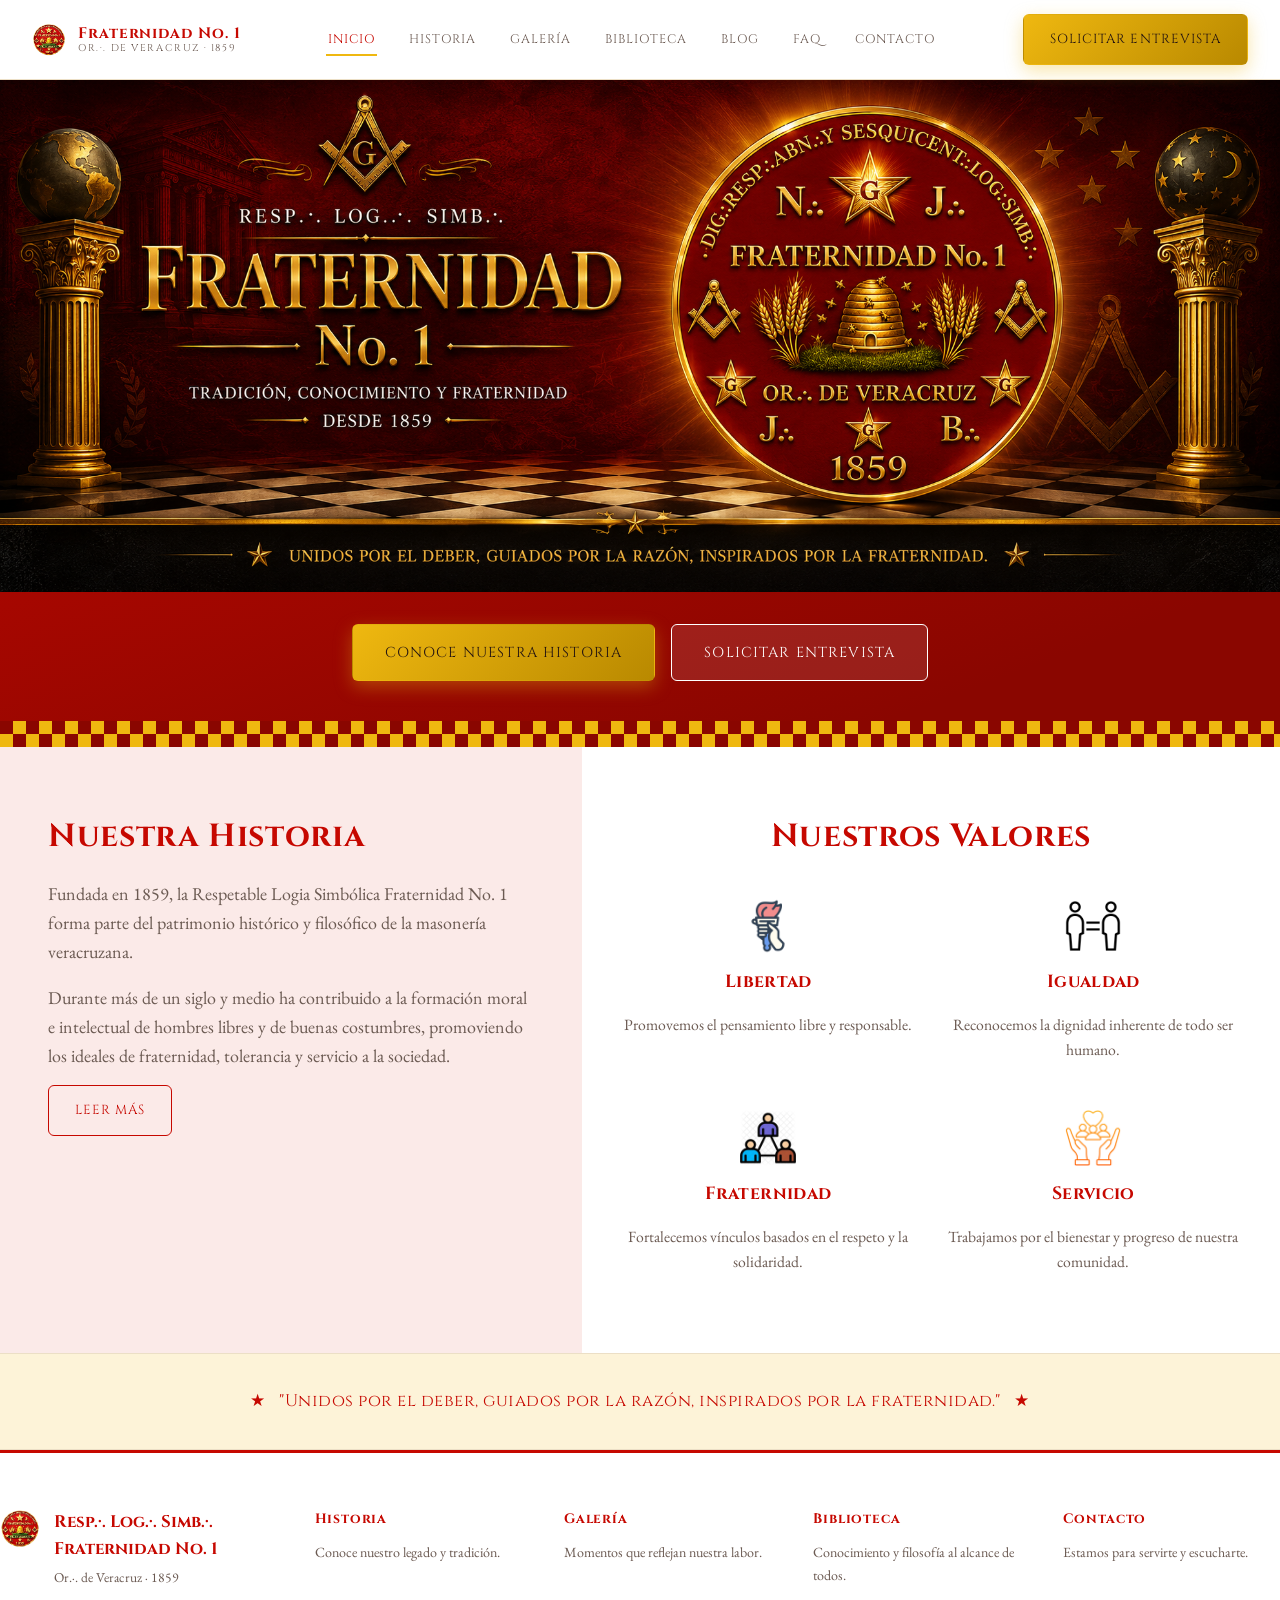
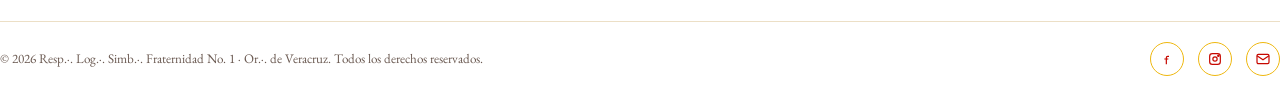
<file: index.html>
<!DOCTYPE html>
<html lang="es">
<head>
<meta charset="UTF-8">
<meta name="viewport" content="width=device-width, initial-scale=1">
<title>Fraternidad No. 1 · Resp.·. Log.·. Simb.·. | Or.·. de Veracruz</title>
<meta name="description" content="Respetable Logia Simbólica Fraternidad No. 1, Or.·. de Veracruz. Tradición, conocimiento y fraternidad desde 1859.">
<link rel="icon" href="assets/img/mark.png" type="image/png">
<link rel="stylesheet" href="assets/css/style.css">
<link rel="preconnect" href="https://fonts.googleapis.com">
<link href="https://fonts.googleapis.com/css2?family=Cinzel:wght@500;600;700&family=EB+Garamond:ital,wght@0,400;0,500;1,400&display=swap" rel="stylesheet">
</head>
<body>

<header class="encabezado">
  <nav class="nav">
    <a href="index.html" class="marca">
      <img src="assets/img/mark.png" class="icono-marca" alt="">
      <span class="texto-marca">
        <strong>Fraternidad No. 1</strong>
        <span>Or.·. de Veracruz · 1859</span>
      </span>
    </a>

    <ul class="nav-links">
      <li><a href="index.html">Inicio</a></li>
      <li><a href="historia.html">Historia</a></li>
      <li><a href="galeria.html">Galería</a></li>
      <li><a href="biblioteca.html">Biblioteca</a></li>
      <li><a href="blog.html">Blog</a></li>
      <li><a href="faq.html">FAQ</a></li>
      <li><a href="contacto.html">Contacto</a></li>
    </ul>

    <div class="nav-acciones">
      <a href="contacto.html#entrevista" class="btn btn-oro">Solicitar Entrevista</a>
      <button class="nav-alterna" aria-label="Abrir menú">
        <span></span><span></span><span></span>
      </button>
    </div>
  </nav>
</header>

<main>

  <section class="heroe">
    <div class="heroe-imagen">
      <img src="assets/img/banner2.png" alt="Fraternidad No. 1 · Resp.·. Log.·. Simb.·. · Or.·. de Veracruz · Desde 1859">
    </div>
    <div class="heroe-botones">
      <a href="historia.html" class="btn btn-oro btn-grande">Conoce Nuestra Historia</a>
      <a href="contacto.html#entrevista" class="btn btn-contorno btn-grande">Solicitar Entrevista</a>
    </div>
    <div class="franja-damero"></div>
  </section>

  <section class="historia-valores">
    <div class="panel-historia">
      <h2>Nuestra Historia</h2>
      <p>Fundada en 1859, la Respetable Logia Simbólica Fraternidad No. 1 forma parte del patrimonio histórico y filosófico de la masonería veracruzana.</p>
      <p>Durante más de un siglo y medio ha contribuido a la formación moral e intelectual de hombres libres y de buenas costumbres, promoviendo los ideales de fraternidad, tolerancia y servicio a la sociedad.</p>
      <a href="historia.html" class="btn btn-contorno">Leer Más</a>
    </div>
    <div class="panel-valores">
      <h2>Nuestros Valores</h2>
      <div class="valores-grid">
        <div class="valor">
          <img class="icono-valor" src="assets/img/libertad.png" alt="">
          <h3>Libertad</h3>
          <p>Promovemos el pensamiento libre y responsable.</p>
        </div>
        <div class="valor">
          <img class="icono-valor" src="assets/img/equality.jpg" alt="">
          <h3>Igualdad</h3>
          <p>Reconocemos la dignidad inherente de todo ser humano.</p>
        </div>
        <div class="valor">
          <img class="icono-valor" src="assets/img/fraternidad.png" alt="">
          <h3>Fraternidad</h3>
          <p>Fortalecemos vínculos basados en el respeto y la solidaridad.</p>
        </div>
        <div class="valor">
          <img class="icono-valor" src="assets/img/servicio.png" alt="">
          <h3>Servicio</h3>
          <p>Trabajamos por el bienestar y progreso de nuestra comunidad.</p>
        </div>
      </div>
    </div>
  </section>

  <section class="franja-cita">
    <p>★ &nbsp; "Unidos por el deber, guiados por la razón, inspirados por la fraternidad." &nbsp; ★</p>
  </section>

</main>

<footer class="pie">
  <div class="contenedor pie-grid">
    <div class="pie-marca">
      <img src="assets/img/mark.png" class="icono-marca" alt="">
      <div>
        <strong>Resp.·. Log.·. Simb.·. Fraternidad No. 1</strong>
        <span>Or.·. de Veracruz · 1859</span>
      </div>
    </div>
    <div class="pie-columna">
      <h4>Historia</h4>
      <p><a href="historia.html">Conoce nuestro legado y tradición.</a></p>
    </div>
    <div class="pie-columna">
      <h4>Galería</h4>
      <p><a href="galeria.html">Momentos que reflejan nuestra labor.</a></p>
    </div>
    <div class="pie-columna">
      <h4>Biblioteca</h4>
      <p><a href="biblioteca.html">Conocimiento y filosofía al alcance de todos.</a></p>
    </div>
    <div class="pie-columna">
      <h4>Contacto</h4>
      <p><a href="contacto.html">Estamos para servirte y escucharte.</a></p>
    </div>
  </div>
  <div class="contenedor pie-inferior">
    <span>© 2026 Resp.·. Log.·. Simb.·. Fraternidad No. 1 · Or.·. de Veracruz. Todos los derechos reservados.</span>
    <div class="pie-social">
      <a href="https://www.facebook.com/rlsfraternidadnum1" target="_blank" rel="noopener" aria-label="Facebook"><svg viewBox="0 0 24 24" fill="none" stroke="currentColor" stroke-width="1.8"><path d="M15 8h-2a2 2 0 00-2 2v10M8 12h6"/></svg></a>
      <a href="https://www.instagram.com/r.l.s.fraternidad.no.1/" target="_blank" rel="noopener" aria-label="Instagram"><svg viewBox="0 0 24 24" fill="none" stroke="currentColor" stroke-width="1.8"><rect x="4" y="4" width="16" height="16" rx="4"/><circle cx="12" cy="12" r="3.2"/><circle cx="17" cy="7" r="1"/></svg></a>
      <a href="contacto.html" aria-label="Correo"><svg viewBox="0 0 24 24" fill="none" stroke="currentColor" stroke-width="1.8"><rect x="3" y="5" width="18" height="14" rx="2"/><path d="M3 7l9 6 9-6"/></svg></a>
    </div>
  </div>
</footer>

<script src="assets/js/config.js"></script>
<script src="assets/js/main.js"></script>
</body>
</html>
</file>
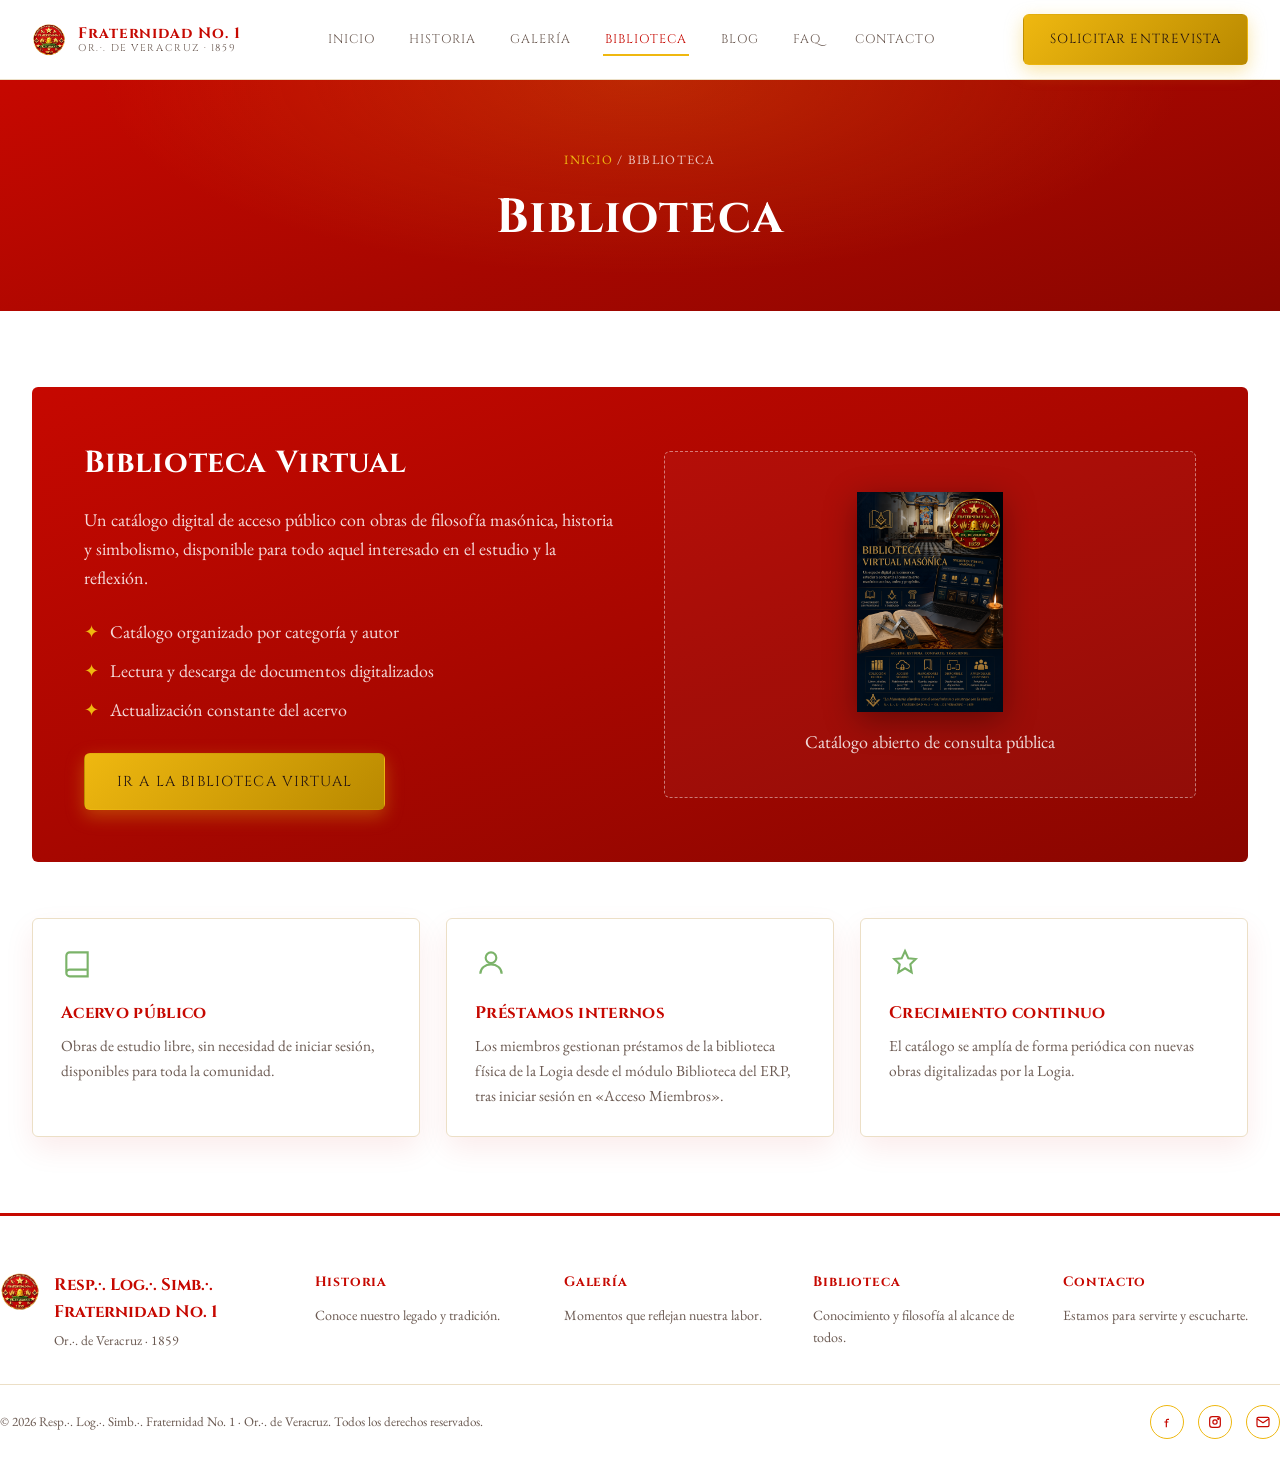
<file: biblioteca.html>
<!DOCTYPE html>
<html lang="es">
<head>
<meta charset="UTF-8">
<meta name="viewport" content="width=device-width, initial-scale=1">
<title>Biblioteca · Fraternidad No. 1</title>
<link rel="icon" href="assets/img/mark.png" type="image/png">
<link rel="stylesheet" href="assets/css/style.css">
<link rel="preconnect" href="https://fonts.googleapis.com">
<link href="https://fonts.googleapis.com/css2?family=Cinzel:wght@500;600;700&family=EB+Garamond:ital,wght@0,400;0,500;1,400&display=swap" rel="stylesheet">
</head>
<body>

<header class="encabezado">
  <nav class="nav">
    <a href="index.html" class="marca">
      <img src="assets/img/mark.png" class="icono-marca" alt="">
      <span class="texto-marca">
        <strong>Fraternidad No. 1</strong>
        <span>Or.·. de Veracruz · 1859</span>
      </span>
    </a>
    <ul class="nav-links">
      <li><a href="index.html">Inicio</a></li>
      <li><a href="historia.html">Historia</a></li>
      <li><a href="galeria.html">Galería</a></li>
      <li><a href="biblioteca.html">Biblioteca</a></li>
      <li><a href="blog.html">Blog</a></li>
      <li><a href="faq.html">FAQ</a></li>
      <li><a href="contacto.html">Contacto</a></li>
    </ul>
    <div class="nav-acciones">
      <a href="contacto.html#entrevista" class="btn btn-oro">Solicitar Entrevista</a>
      <button class="nav-alterna" aria-label="Abrir menú"><span></span><span></span><span></span></button>
    </div>
  </nav>
</header>

<main>
  <section class="cabecera-pagina">
    <div class="migaja"><a href="index.html">Inicio</a> / Biblioteca</div>
    <h1>Biblioteca</h1>
  </section>

  <section class="seccion">
    <div class="contenedor">

      <div class="biblioteca-tarjeta">
        <div>
          <h2>Biblioteca Virtual</h2>
          <p>Un catálogo digital de acceso público con obras de filosofía masónica, 
            historia y simbolismo, disponible para todo aquel interesado en el estudio
             y la reflexión.</p>
          <ul class="biblioteca-lista">
            <li>Catálogo organizado por categoría y autor</li>
            <li>Lectura y descarga de documentos digitalizados</li>
            <li>Actualización constante del acervo</li>
          </ul>
          <a href="https://opacpower22.github.io/biblioteca-virtual/" 
          data-enlace="biblioteca" class="btn btn-oro btn-grande">Ir a la Biblioteca 
          Virtual</a>
        </div>
        <div class="biblioteca-arte">
          <img src="assets/img/library.png" alt="Icono de biblioteca abierta" class="biblioteca-arte-imagen">
          <p>Catálogo abierto de consulta pública</p>
        </div>
      </div>

      <div class="tarjetas-tres">
        <div class="tarjeta-simple">
          <svg viewBox="0 0 24 24" fill="none" stroke="currentColor" stroke-width="1.6"><path d="M4 19.5A2.5 2.5 0 016.5 17H20M4 19.5A2.5 2.5 0 006.5 22H20V4H6.5A2.5 2.5 0 004 6.5v13z"/></svg>
          <h3>Acervo público</h3>
          <p>Obras de estudio libre, sin necesidad de iniciar sesión, disponibles para toda la comunidad.</p>
        </div>
        <div class="tarjeta-simple">
          <svg viewBox="0 0 24 24" fill="none" stroke="currentColor" stroke-width="1.6"><circle cx="12" cy="8" r="4"/><path d="M4 20c0-4 3.6-7 8-7s8 3 8 7"/></svg>
          <h3>Préstamos internos</h3>
          <p>Los miembros gestionan préstamos de la biblioteca física de la Logia desde el módulo Biblioteca del ERP, tras iniciar sesión en «Acceso Miembros».</p>
        </div>
        <div class="tarjeta-simple">
          <svg viewBox="0 0 24 24" fill="none" stroke="currentColor" stroke-width="1.6"><path d="M12 3l2.5 5.5L20 9l-4 4 1 6-5-3-5 3 1-6-4-4 5.5-.5z"/></svg>
          <h3>Crecimiento continuo</h3>
          <p>El catálogo se amplía de forma periódica con nuevas obras digitalizadas por la Logia.</p>
        </div>
      </div>

    </div>
  </section>
</main>

<footer class="pie">
  <div class="contenedor pie-grid">
    <div class="pie-marca">
      <img src="assets/img/mark.png" class="icono-marca" alt="">
      <div>
        <strong>Resp.·. Log.·. Simb.·. Fraternidad No. 1</strong>
        <span>Or.·. de Veracruz · 1859</span>
      </div>
    </div>
    <div class="pie-columna"><h4>Historia</h4><p><a href="historia.html">Conoce nuestro legado y tradición.</a></p></div>
    <div class="pie-columna"><h4>Galería</h4><p><a href="galeria.html">Momentos que reflejan nuestra labor.</a></p></div>
    <div class="pie-columna"><h4>Biblioteca</h4><p><a href="biblioteca.html">Conocimiento y filosofía al alcance de todos.</a></p></div>
    <div class="pie-columna"><h4>Contacto</h4><p><a href="contacto.html">Estamos para servirte y escucharte.</a></p></div>
  </div>
  <div class="contenedor pie-inferior">
    <span>© 2026 Resp.·. Log.·. Simb.·. Fraternidad No. 1 · Or.·. de Veracruz. Todos los derechos reservados.</span>
    <div class="pie-social">
      <a href="https://www.facebook.com/rlsfraternidadnum1" target="_blank" rel="noopener" aria-label="Facebook"><svg viewBox="0 0 24 24" fill="none" stroke="currentColor" stroke-width="1.8"><path d="M15 8h-2a2 2 0 00-2 2v10M8 12h6"/></svg></a>
      <a href="https://www.instagram.com/r.l.s.fraternidad.no.1/" target="_blank" rel="noopener" aria-label="Instagram"><svg viewBox="0 0 24 24" fill="none" stroke="currentColor" stroke-width="1.8"><rect x="4" y="4" width="16" height="16" rx="4"/><circle cx="12" cy="12" r="3.2"/><circle cx="17" cy="7" r="1"/></svg></a>
      <a href="contacto.html" aria-label="Correo"><svg viewBox="0 0 24 24" fill="none" stroke="currentColor" stroke-width="1.8"><rect x="3" y="5" width="18" height="14" rx="2"/><path d="M3 7l9 6 9-6"/></svg></a>
    </div>
  </div>
</footer>

<script src="assets/js/config.js"></script>
<script src="assets/js/main.js"></script>
</body>
</html>
</file>
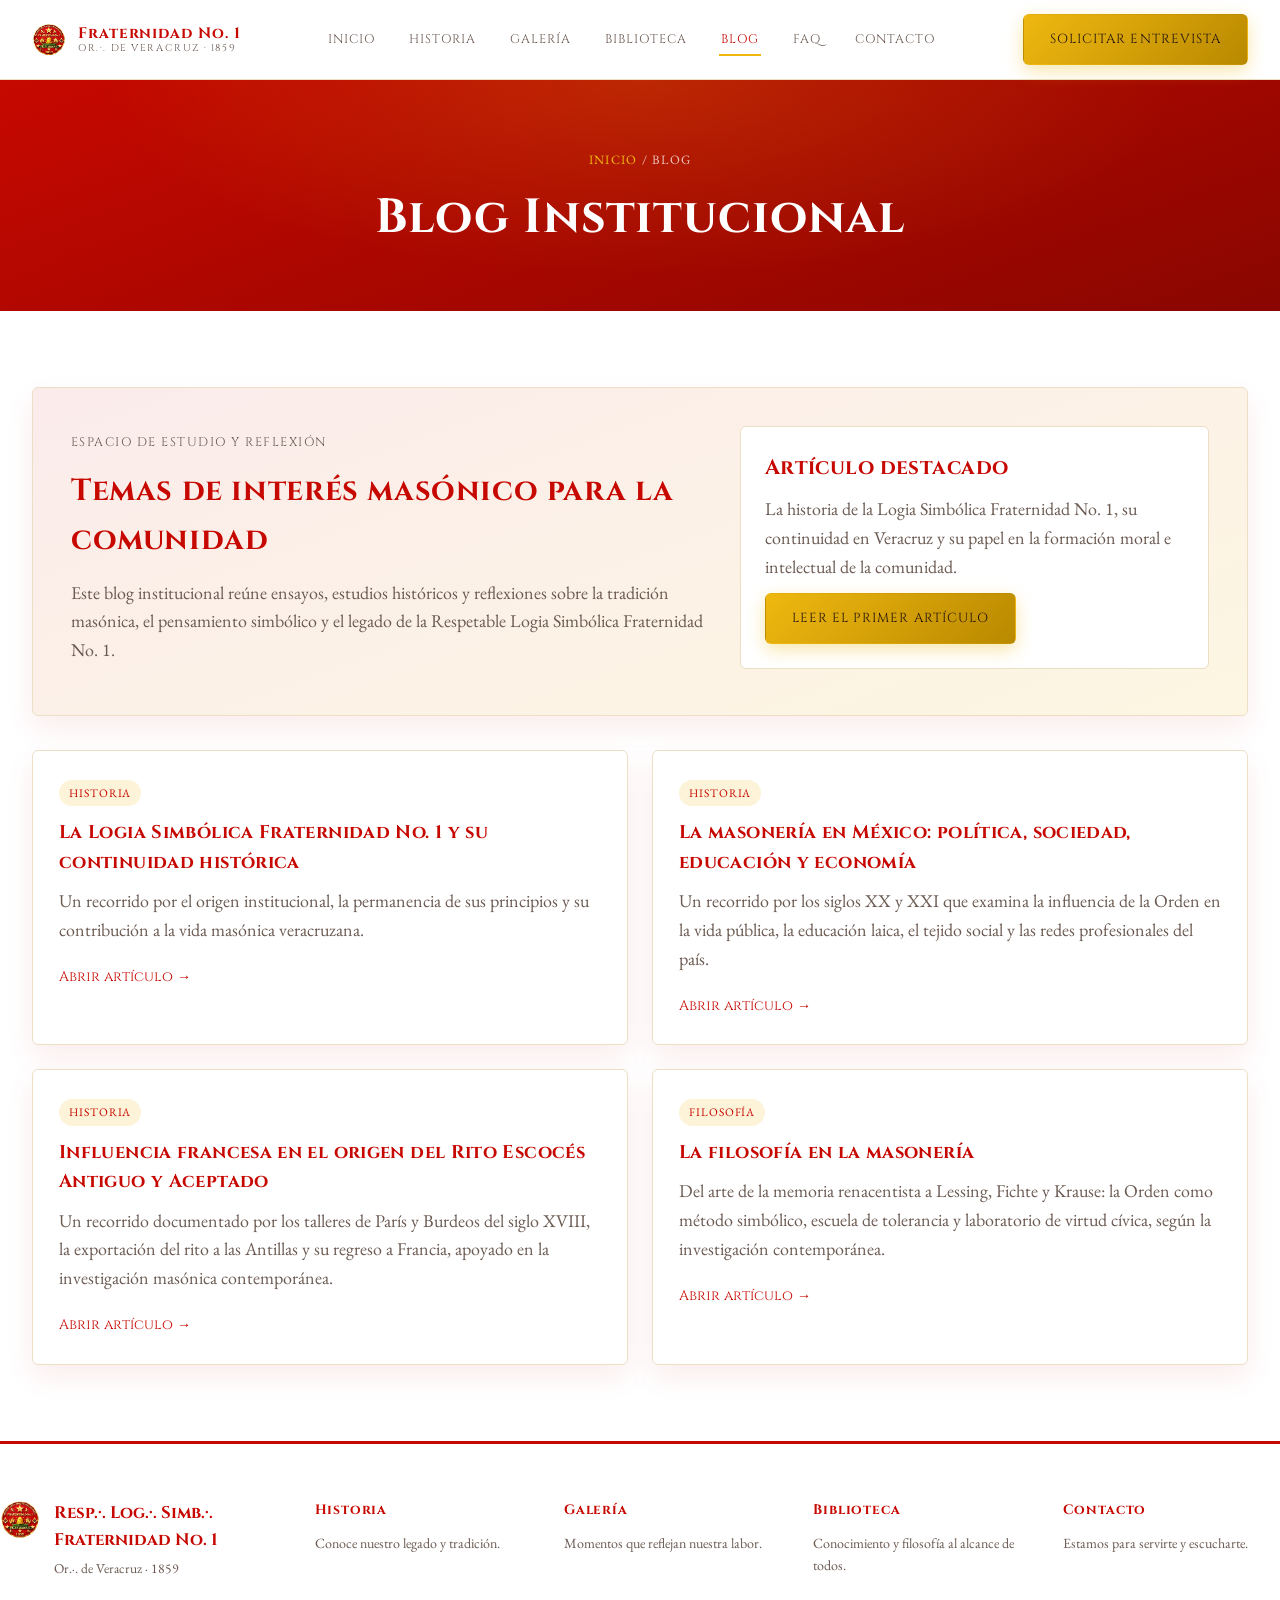
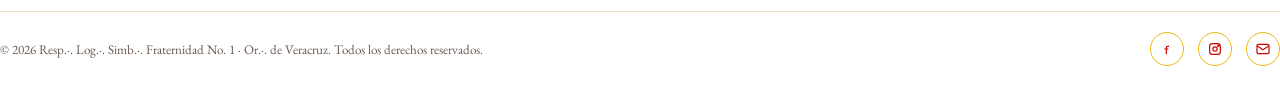
<file: blog.html>
<!DOCTYPE html>
<html lang="es">
<head>
<meta charset="UTF-8">
<meta name="viewport" content="width=device-width, initial-scale=1">
<title>Blog · Fraternidad No. 1</title>
<link rel="icon" href="assets/img/mark.png" type="image/png">
<link rel="stylesheet" href="assets/css/style.css">
<link rel="preconnect" href="https://fonts.googleapis.com">
<link href="https://fonts.googleapis.com/css2?family=Cinzel:wght@500;600;700&family=EB+Garamond:ital,wght@0,400;0,500;1,400&display=swap" rel="stylesheet">
</head>
<body>

<header class="encabezado">
  <nav class="nav">
    <a href="index.html" class="marca">
      <img src="assets/img/mark.png" class="icono-marca" alt="">
      <span class="texto-marca">
        <strong>Fraternidad No. 1</strong>
        <span>Or.·. de Veracruz · 1859</span>
      </span>
    </a>
    <ul class="nav-links">
      <li><a href="index.html">Inicio</a></li>
      <li><a href="historia.html">Historia</a></li>
      <li><a href="galeria.html">Galería</a></li>
      <li><a href="biblioteca.html">Biblioteca</a></li>
      <li><a href="blog.html">Blog</a></li>
      <li><a href="faq.html">FAQ</a></li>
      <li><a href="contacto.html">Contacto</a></li>
    </ul>
    <div class="nav-acciones">
      <a href="contacto.html#entrevista" class="btn btn-oro">Solicitar Entrevista</a>
      <button class="nav-alterna" aria-label="Abrir menú"><span></span><span></span><span></span></button>
    </div>
  </nav>
</header>

<main>
  <section class="cabecera-pagina">
    <div class="migaja"><a href="index.html">Inicio</a> / Blog</div>
    <h1>Blog Institucional</h1>
  </section>

  <section class="seccion">
    <div class="contenedor">
      <div class="blog-hero">
        <div>
          <p class="eyebrow">Espacio de estudio y reflexión</p>
          <h2>Temas de interés masónico para la comunidad</h2>
          <p>Este blog institucional reúne ensayos, estudios históricos y reflexiones sobre la tradición masónica, el pensamiento simbólico y el legado de la Respetable Logia Simbólica Fraternidad No. 1.</p>
        </div>
        <div class="blog-hero-panel">
          <h3>Artículo destacado</h3>
          <p>La historia de la Logia Simbólica Fraternidad No. 1, su continuidad en Veracruz y su papel en la formación moral e intelectual de la comunidad.</p>
          <a href="blog/historia-logia-fraternidad-no-1.html" class="btn btn-oro">Leer el primer artículo</a>
        </div>
      </div>

      <div class="blog-grid">
        <article class="blog-card">
          <span class="blog-etiqueta">Historia</span>
          <h3>La Logia Simbólica Fraternidad No. 1 y su continuidad histórica</h3>
          <p>Un recorrido por el origen institucional, la permanencia de sus principios y su contribución a la vida masónica veracruzana.</p>
          <a href="blog/historia-logia-fraternidad-no-1.html">Abrir artículo →</a>
        </article>

        <article class="blog-card">
          <span class="blog-etiqueta">Historia</span>
          <h3>La masonería en México: política, sociedad, educación y economía</h3>
          <p>Un recorrido por los siglos XX y XXI que examina la influencia de la Orden en la vida pública, la educación laica, el tejido social y las redes profesionales del país.</p>
          <a href="blog/la-masoneria-en-mexico.html">Abrir artículo →</a>
        </article>

        <article class="blog-card">
          <span class="blog-etiqueta">Historia</span>
          <h3>Influencia francesa en el origen del Rito Escocés Antiguo y Aceptado</h3>
          <p>Un recorrido documentado por los talleres de París y Burdeos del siglo XVIII, la exportación del rito a las Antillas y su regreso a Francia, apoyado en la investigación masónica contemporánea.</p>
          <a href="blog/influencia-francesa-rito-escoces.html">Abrir artículo →</a>
        </article>

        <article class="blog-card">
          <span class="blog-etiqueta">Filosofía</span>
          <h3>La filosofía en la masonería</h3>
          <p>Del arte de la memoria renacentista a Lessing, Fichte y Krause: la Orden como método simbólico, escuela de tolerancia y laboratorio de virtud cívica, según la investigación contemporánea.</p>
          <a href="blog/filosofia-en-la-masoneria.html">Abrir artículo →</a>
        </article>
      </div>
    </div>
  </section>
</main>

<footer class="pie">
  <div class="contenedor pie-grid">
    <div class="pie-marca">
      <img src="assets/img/mark.png" class="icono-marca" alt="">
      <div>
        <strong>Resp.·. Log.·. Simb.·. Fraternidad No. 1</strong>
        <span>Or.·. de Veracruz · 1859</span>
      </div>
    </div>
    <div class="pie-columna"><h4>Historia</h4><p><a href="historia.html">Conoce nuestro legado y tradición.</a></p></div>
    <div class="pie-columna"><h4>Galería</h4><p><a href="galeria.html">Momentos que reflejan nuestra labor.</a></p></div>
    <div class="pie-columna"><h4>Biblioteca</h4><p><a href="biblioteca.html">Conocimiento y filosofía al alcance de todos.</a></p></div>
    <div class="pie-columna"><h4>Contacto</h4><p><a href="contacto.html">Estamos para servirte y escucharte.</a></p></div>
  </div>
  <div class="contenedor pie-inferior">
    <span>© 2026 Resp.·. Log.·. Simb.·. Fraternidad No. 1 · Or.·. de Veracruz. Todos los derechos reservados.</span>
    <div class="pie-social">
      <a href="https://www.facebook.com/rlsfraternidadnum1" target="_blank" rel="noopener" aria-label="Facebook"><svg viewBox="0 0 24 24" fill="none" stroke="currentColor" stroke-width="1.8"><path d="M15 8h-2a2 2 0 00-2 2v10M8 12h6"/></svg></a>
      <a href="https://www.instagram.com/r.l.s.fraternidad.no.1/" target="_blank" rel="noopener" aria-label="Instagram"><svg viewBox="0 0 24 24" fill="none" stroke="currentColor" stroke-width="1.8"><rect x="4" y="4" width="16" height="16" rx="4"/><circle cx="12" cy="12" r="3.2"/><circle cx="17" cy="7" r="1"/></svg></a>
      <a href="contacto.html" aria-label="Correo"><svg viewBox="0 0 24 24" fill="none" stroke="currentColor" stroke-width="1.8"><rect x="3" y="5" width="18" height="14" rx="2"/><path d="M3 7l9 6 9-6"/></svg></a>
    </div>
  </div>
</footer>

<script src="assets/js/config.js"></script>
<script src="assets/js/main.js"></script>
</body>
</html>
</file>
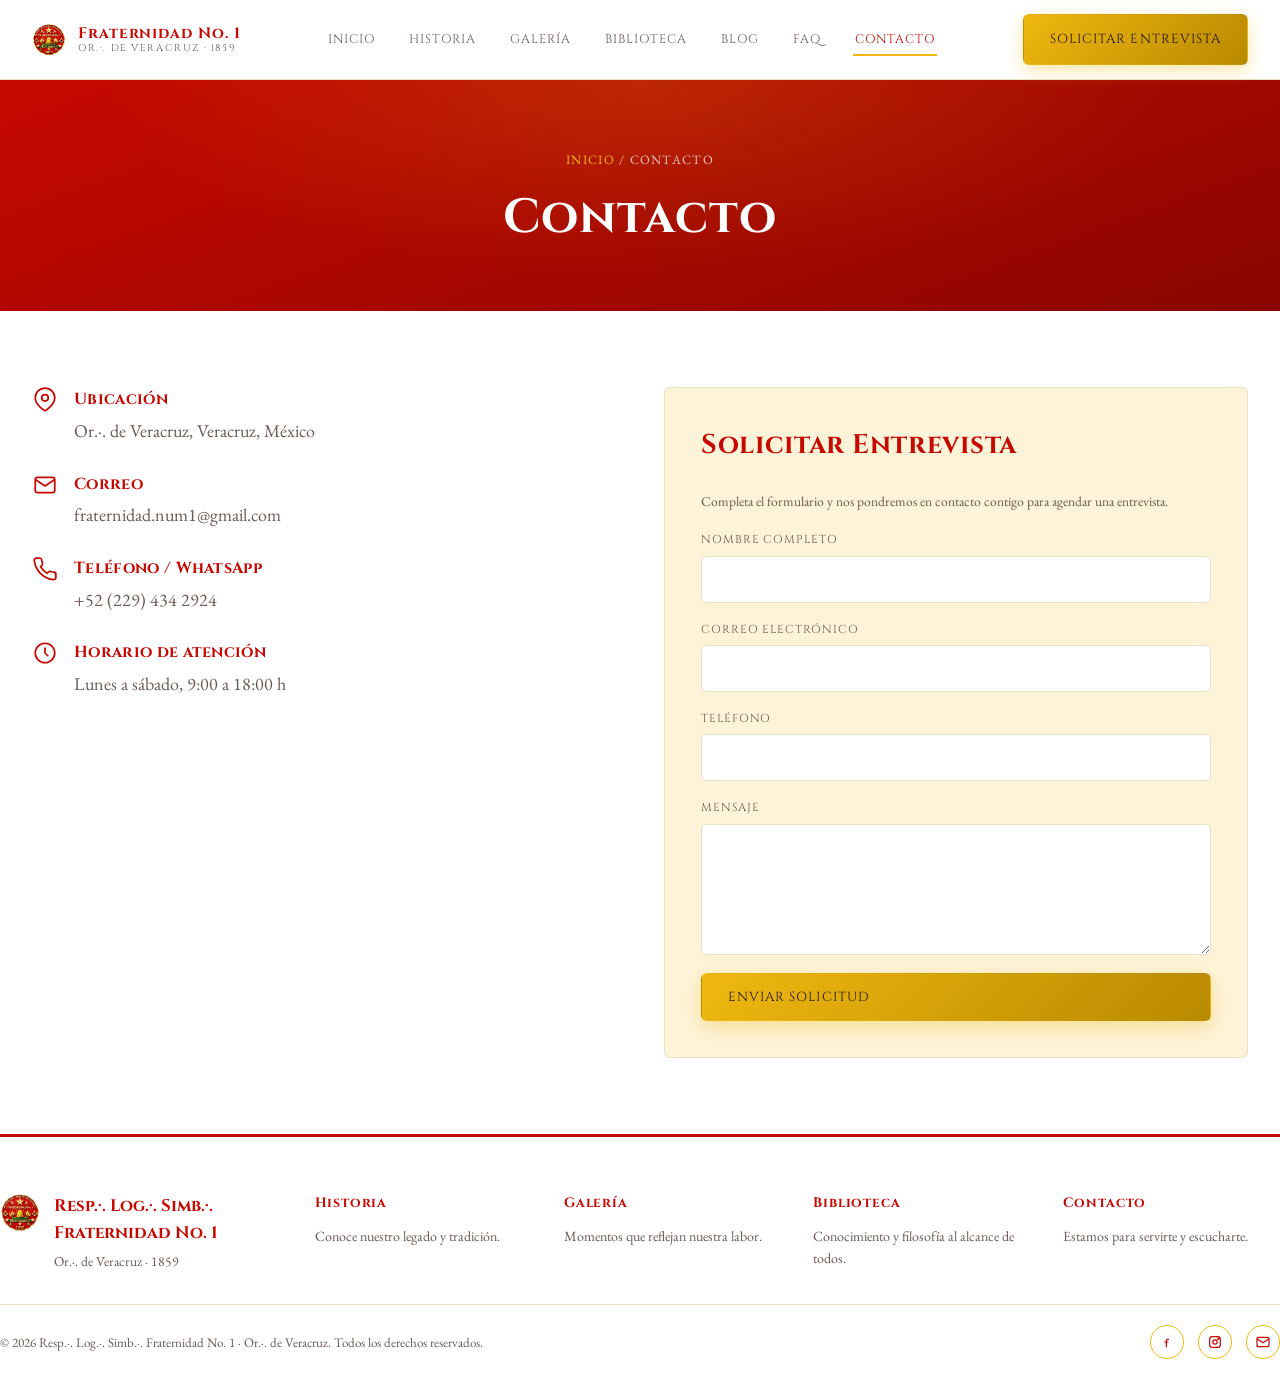
<file: contacto.html>
<!DOCTYPE html>
<html lang="es">
<head>
<meta charset="UTF-8">
<meta name="viewport" content="width=device-width, initial-scale=1">
<title>Contacto · Fraternidad No. 1</title>
<link rel="icon" href="assets/img/mark.png" type="image/png">
<link rel="stylesheet" href="assets/css/style.css">
<link rel="preconnect" href="https://fonts.googleapis.com">
<link href="https://fonts.googleapis.com/css2?family=Cinzel:wght@500;600;700&family=EB+Garamond:ital,wght@0,400;0,500;1,400&display=swap" rel="stylesheet">
</head>
<body>

<header class="encabezado">
  <nav class="nav">
    <a href="index.html" class="marca">
      <img src="assets/img/mark.png" class="icono-marca" alt="">
      <span class="texto-marca">
        <strong>Fraternidad No. 1</strong>
        <span>Or.·. de Veracruz · 1859</span>
      </span>
    </a>
    <ul class="nav-links">
      <li><a href="index.html">Inicio</a></li>
      <li><a href="historia.html">Historia</a></li>
      <li><a href="galeria.html">Galería</a></li>
      <li><a href="biblioteca.html">Biblioteca</a></li>
      <li><a href="blog.html">Blog</a></li>
      <li><a href="faq.html">FAQ</a></li>
      <li><a href="contacto.html">Contacto</a></li>
    </ul>
    <div class="nav-acciones">
      <a href="contacto.html#entrevista" class="btn btn-oro">Solicitar Entrevista</a>
      <button class="nav-alterna" aria-label="Abrir menú"><span></span><span></span><span></span></button>
    </div>
  </nav>
</header>

<main>
  <section class="cabecera-pagina">
    <div class="migaja"><a href="index.html">Inicio</a> / Contacto</div>
    <h1>Contacto</h1>
  </section>

  <section class="seccion" id="entrevista">
    <div class="contenedor contacto-grid">

      <div class="contacto-info">
        <div class="item-contacto">
          <svg viewBox="0 0 24 24" fill="none" stroke="currentColor" stroke-width="1.6"><path d="M21 10c0 7-9 12-9 12s-9-5-9-12a9 9 0 0118 0z"/><circle cx="12" cy="10" r="3"/></svg>
          <div>
            <h3>Ubicación</h3>
            <p>Or.·. de Veracruz, Veracruz, México</p>
          </div>
        </div>
        <div class="item-contacto">
          <svg viewBox="0 0 24 24" fill="none" stroke="currentColor" stroke-width="1.6"><rect x="3" y="5" width="18" height="14" rx="2"/><path d="M3 7l9 6 9-6"/></svg>
          <div>
            <h3>Correo</h3>
            <p><a href="mailto:fraternidad.num1@gmail.com">fraternidad.num1@gmail.com</a></p>
          </div>
        </div>
        <div class="item-contacto">
          <svg viewBox="0 0 24 24" fill="none" stroke="currentColor" stroke-width="1.6"><path d="M22 16.9v3a2 2 0 01-2.2 2 19.8 19.8 0 01-8.6-3 19.5 19.5 0 01-6-6A19.8 19.8 0 012.1 4.2 2 2 0 014 2h3a2 2 0 012 1.7c.1.9.3 1.8.6 2.7a2 2 0 01-.4 2.1L8 9.9a16 16 0 006 6l1.4-1.2a2 2 0 012.1-.4c.9.3 1.8.5 2.7.6a2 2 0 011.7 2.1z"/></svg>
          <div>
            <h3>Teléfono / WhatsApp</h3>
            <p>+52 (229) 434 2924</p>
          </div>
        </div>
        <div class="item-contacto">
          <svg viewBox="0 0 24 24" fill="none" stroke="currentColor" stroke-width="1.6"><circle cx="12" cy="12" r="9"/><path d="M12 7v5l3 3"/></svg>
          <div>
            <h3>Horario de atención</h3>
            <p>Lunes a sábado, 9:00 a 18:00 h</p>
          </div>
        </div>
      </div>

      <form class="form-contacto">
        <h2 style="margin-bottom:6px;">Solicitar Entrevista</h2>
        <p class="nota-form">Completa el formulario y nos pondremos en contacto contigo para agendar una entrevista.</p>
        <div class="campo">
          <label for="nombre">Nombre completo</label>
          <input type="text" id="nombre" name="nombre" required>
        </div>
        <div class="campo">
          <label for="correo">Correo electrónico</label>
          <input type="email" id="correo" name="correo" required>
        </div>
        <div class="campo">
          <label for="telefono">Teléfono</label>
          <input type="tel" id="telefono" name="telefono">
        </div>
        <div class="campo">
          <label for="mensaje">Mensaje</label>
          <textarea id="mensaje" name="mensaje" rows="5" required></textarea>
        </div>
        <button type="submit" class="btn btn-oro">Enviar Solicitud</button>
      </form>

    </div>
  </section>
</main>

<footer class="pie">
  <div class="contenedor pie-grid">
    <div class="pie-marca">
      <img src="assets/img/mark.png" class="icono-marca" alt="">
      <div>
        <strong>Resp.·. Log.·. Simb.·. Fraternidad No. 1</strong>
        <span>Or.·. de Veracruz · 1859</span>
      </div>
    </div>
    <div class="pie-columna"><h4>Historia</h4><p><a href="historia.html">Conoce nuestro legado y tradición.</a></p></div>
    <div class="pie-columna"><h4>Galería</h4><p><a href="galeria.html">Momentos que reflejan nuestra labor.</a></p></div>
    <div class="pie-columna"><h4>Biblioteca</h4><p><a href="biblioteca.html">Conocimiento y filosofía al alcance de todos.</a></p></div>
    <div class="pie-columna"><h4>Contacto</h4><p><a href="contacto.html">Estamos para servirte y escucharte.</a></p></div>
  </div>
  <div class="contenedor pie-inferior">
    <span>© 2026 Resp.·. Log.·. Simb.·. Fraternidad No. 1 · Or.·. de Veracruz. Todos los derechos reservados.</span>
    <div class="pie-social">
      <a href="https://www.facebook.com/rlsfraternidadnum1" target="_blank" rel="noopener" aria-label="Facebook"><svg viewBox="0 0 24 24" fill="none" stroke="currentColor" stroke-width="1.8"><path d="M15 8h-2a2 2 0 00-2 2v10M8 12h6"/></svg></a>
      <a href="https://www.instagram.com/r.l.s.fraternidad.no.1/" target="_blank" rel="noopener" aria-label="Instagram"><svg viewBox="0 0 24 24" fill="none" stroke="currentColor" stroke-width="1.8"><rect x="4" y="4" width="16" height="16" rx="4"/><circle cx="12" cy="12" r="3.2"/><circle cx="17" cy="7" r="1"/></svg></a>
      <a href="contacto.html" aria-label="Correo"><svg viewBox="0 0 24 24" fill="none" stroke="currentColor" stroke-width="1.8"><rect x="3" y="5" width="18" height="14" rx="2"/><path d="M3 7l9 6 9-6"/></svg></a>
    </div>
  </div>
</footer>

<script src="assets/js/config.js"></script>
<script src="assets/js/main.js"></script>
</body>
</html>
</file>
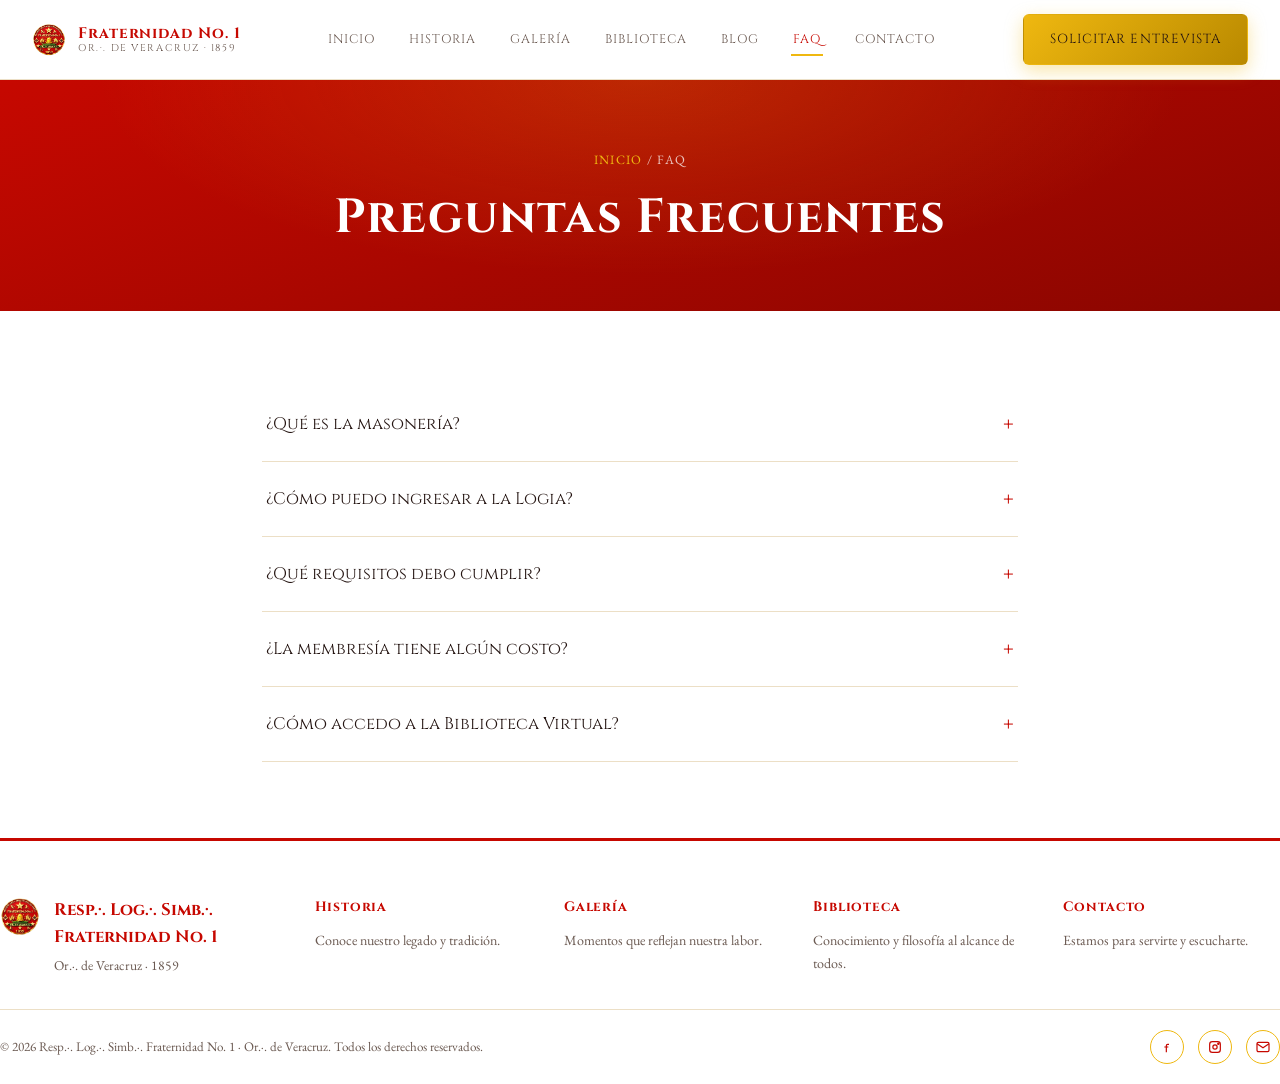
<file: faq.html>
<!DOCTYPE html>
<html lang="es">
<head>
<meta charset="UTF-8">
<meta name="viewport" content="width=device-width, initial-scale=1">
<title>Preguntas Frecuentes · Fraternidad No. 1</title>
<link rel="icon" href="assets/img/mark.png" type="image/png">
<link rel="stylesheet" href="assets/css/style.css">
<link rel="preconnect" href="https://fonts.googleapis.com">
<link href="https://fonts.googleapis.com/css2?family=Cinzel:wght@500;600;700&family=EB+Garamond:ital,wght@0,400;0,500;1,400&display=swap" rel="stylesheet">
</head>
<body>

<header class="encabezado">
  <nav class="nav">
    <a href="index.html" class="marca">
      <img src="assets/img/mark.png" class="icono-marca" alt="">
      <span class="texto-marca">
        <strong>Fraternidad No. 1</strong>
        <span>Or.·. de Veracruz · 1859</span>
      </span>
    </a>
    <ul class="nav-links">
      <li><a href="index.html">Inicio</a></li>
      <li><a href="historia.html">Historia</a></li>
      <li><a href="galeria.html">Galería</a></li>
      <li><a href="biblioteca.html">Biblioteca</a></li>
      <li><a href="blog.html">Blog</a></li>
      <li><a href="faq.html">FAQ</a></li>
      <li><a href="contacto.html">Contacto</a></li>
    </ul>
    <div class="nav-acciones">
      <a href="contacto.html#entrevista" class="btn btn-oro">Solicitar Entrevista</a>
      <button class="nav-alterna" aria-label="Abrir menú"><span></span><span></span><span></span></button>
    </div>
  </nav>
</header>

<main>
  <section class="cabecera-pagina">
    <div class="migaja"><a href="index.html">Inicio</a> / FAQ</div>
    <h1>Preguntas Frecuentes</h1>
  </section>

  <section class="seccion">
    <div class="contenedor faq-lista">

      <div class="faq-item">
        <button class="faq-pregunta">¿Qué es la masonería? <span class="mas">+</span></button>
        <div class="faq-respuesta"><p>Es una institución filosófica, filantrópica y discreta que promueve el perfeccionamiento moral e intelectual de sus miembros a través del estudio, el simbolismo y la práctica de la fraternidad.</p></div>
      </div>

      <div class="faq-item">
        <button class="faq-pregunta">¿Cómo puedo ingresar a la Logia? <span class="mas">+</span></button>
        <div class="faq-respuesta"><p>El primer paso es solicitar una entrevista a través del botón «Solicitar Entrevista». Un miembro de la Logia se pondrá en contacto contigo para explicarte el proceso completo.</p></div>
      </div>

      <div class="faq-item">
        <button class="faq-pregunta">¿Qué requisitos debo cumplir? <span class="mas">+</span></button>
        <div class="faq-respuesta"><p>Ser hombre libre y de buenas costumbres, mayor de edad, con creencia en un Ser Supremo y verdadero interés en el estudio y el perfeccionamiento personal.</p></div>
      </div>

      <div class="faq-item">
        <button class="faq-pregunta">¿La membresía tiene algún costo? <span class="mas">+</span></button>
        <div class="faq-respuesta"><p>Sí, existen cuotas periódicas que sostienen la operación de la Logia. Los detalles se explican durante el proceso de admisión.</p></div>
      </div>

      <div class="faq-item">
        <button class="faq-pregunta">¿Cómo accedo a la Biblioteca Virtual? <span class="mas">+</span></button>
        <div class="faq-respuesta"><p>El catálogo público está disponible desde la sección «Biblioteca» del sitio, sin necesidad de iniciar sesión..</p></div>
      </div>

    </div>
  </section>
</main>

<footer class="pie">
  <div class="contenedor pie-grid">
    <div class="pie-marca">
      <img src="assets/img/mark.png" class="icono-marca" alt="">
      <div>
        <strong>Resp.·. Log.·. Simb.·. Fraternidad No. 1</strong>
        <span>Or.·. de Veracruz · 1859</span>
      </div>
    </div>
    <div class="pie-columna"><h4>Historia</h4><p><a href="historia.html">Conoce nuestro legado y tradición.</a></p></div>
    <div class="pie-columna"><h4>Galería</h4><p><a href="galeria.html">Momentos que reflejan nuestra labor.</a></p></div>
    <div class="pie-columna"><h4>Biblioteca</h4><p><a href="biblioteca.html">Conocimiento y filosofía al alcance de todos.</a></p></div>
    <div class="pie-columna"><h4>Contacto</h4><p><a href="contacto.html">Estamos para servirte y escucharte.</a></p></div>
  </div>
  <div class="contenedor pie-inferior">
    <span>© 2026 Resp.·. Log.·. Simb.·. Fraternidad No. 1 · Or.·. de Veracruz. Todos los derechos reservados.</span>
    <div class="pie-social">
      <a href="https://www.facebook.com/rlsfraternidadnum1" target="_blank" rel="noopener" aria-label="Facebook"><svg viewBox="0 0 24 24" fill="none" stroke="currentColor" stroke-width="1.8"><path d="M15 8h-2a2 2 0 00-2 2v10M8 12h6"/></svg></a>
      <a href="https://www.instagram.com/r.l.s.fraternidad.no.1/" target="_blank" rel="noopener" aria-label="Instagram"><svg viewBox="0 0 24 24" fill="none" stroke="currentColor" stroke-width="1.8"><rect x="4" y="4" width="16" height="16" rx="4"/><circle cx="12" cy="12" r="3.2"/><circle cx="17" cy="7" r="1"/></svg></a>
      <a href="contacto.html" aria-label="Correo"><svg viewBox="0 0 24 24" fill="none" stroke="currentColor" stroke-width="1.8"><rect x="3" y="5" width="18" height="14" rx="2"/><path d="M3 7l9 6 9-6"/></svg></a>
    </div>
  </div>
</footer>

<script src="assets/js/config.js"></script>
<script src="assets/js/main.js"></script>
</body>
</html>
</file>
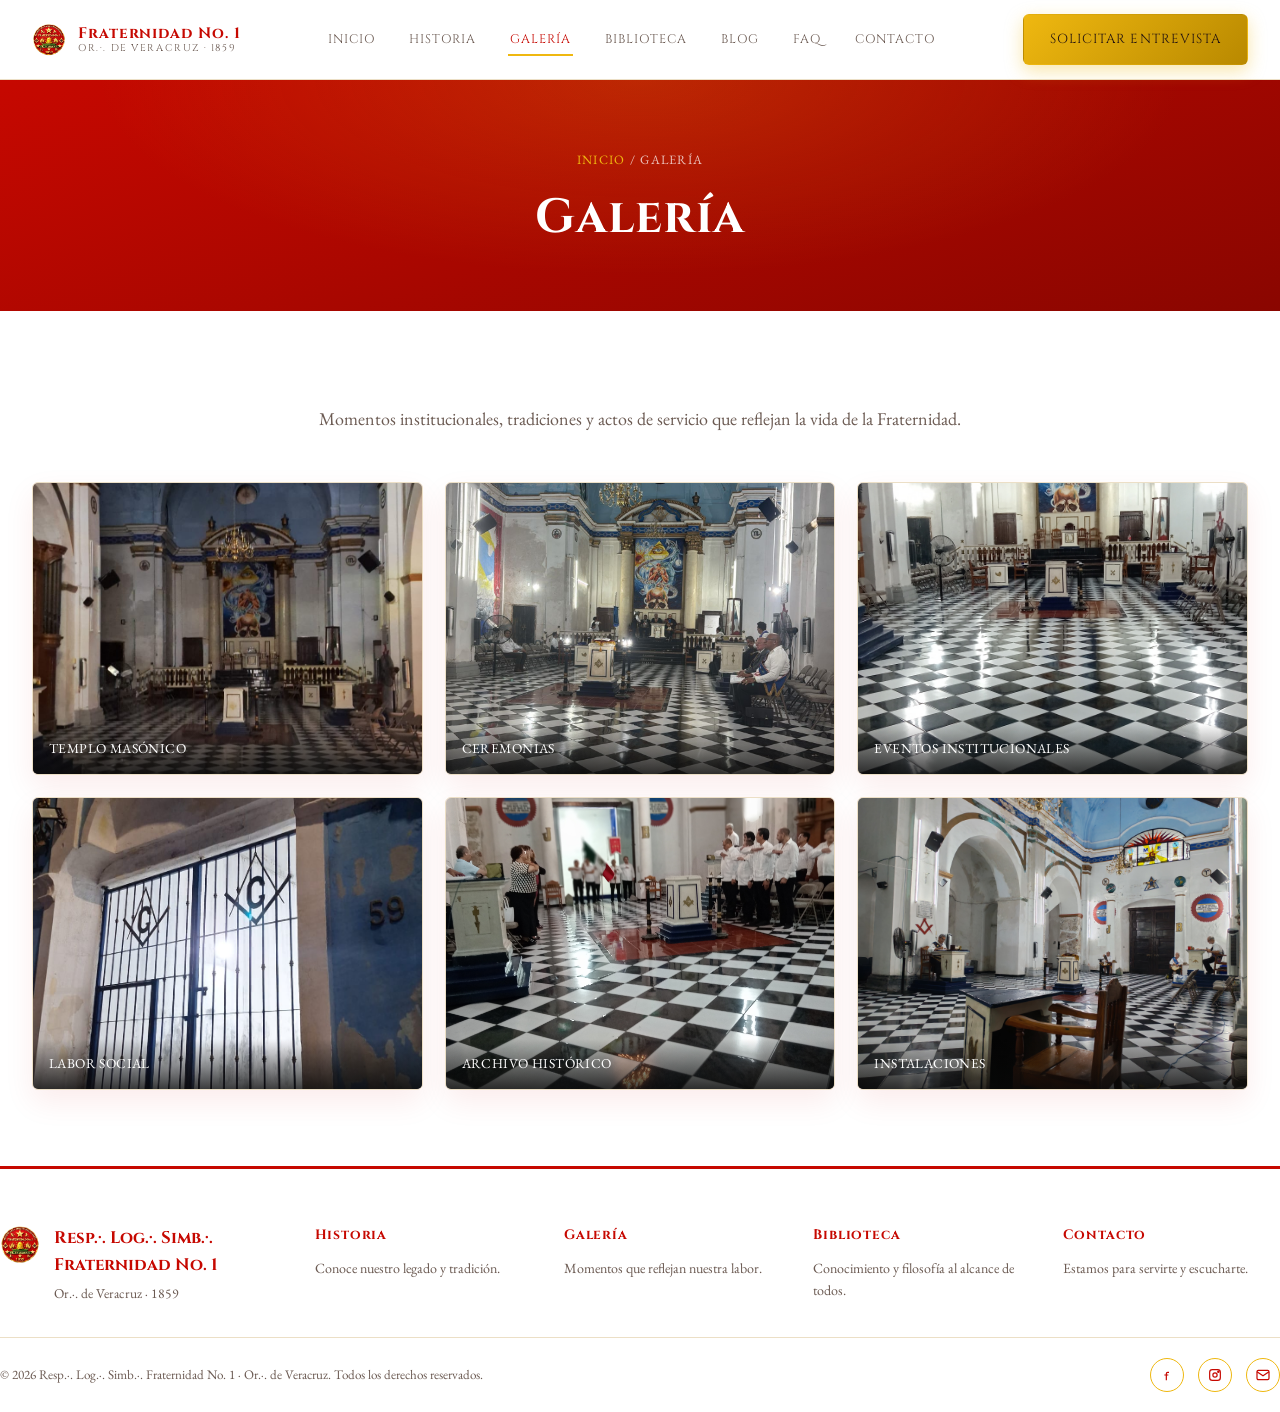
<file: galeria.html>
<!DOCTYPE html>
<html lang="es">
<head>
<meta charset="UTF-8">
<meta name="viewport" content="width=device-width, initial-scale=1">
<title>Galería · Fraternidad No. 1</title>
<link rel="icon" href="assets/img/mark.png" type="image/png">
<link rel="stylesheet" href="assets/css/style.css">
<link rel="preconnect" href="https://fonts.googleapis.com">
<link href="https://fonts.googleapis.com/css2?family=Cinzel:wght@500;600;700&family=EB+Garamond:ital,wght@0,400;0,500;1,400&display=swap" rel="stylesheet">
</head>
<body>

<header class="encabezado">
  <nav class="nav">
    <a href="index.html" class="marca">
      <img src="assets/img/mark.png" class="icono-marca" alt="">
      <span class="texto-marca">
        <strong>Fraternidad No. 1</strong>
        <span>Or.·. de Veracruz · 1859</span>
      </span>
    </a>
    <ul class="nav-links">
      <li><a href="index.html">Inicio</a></li>
      <li><a href="historia.html">Historia</a></li>
      <li><a href="galeria.html">Galería</a></li>
      <li><a href="biblioteca.html">Biblioteca</a></li>
      <li><a href="blog.html">Blog</a></li>
      <li><a href="faq.html">FAQ</a></li>
      <li><a href="contacto.html">Contacto</a></li>
    </ul>
    <div class="nav-acciones">
      <a href="contacto.html#entrevista" class="btn btn-oro">Solicitar Entrevista</a>
      <button class="nav-alterna" aria-label="Abrir menú"><span></span><span></span><span></span></button>
    </div>
  </nav>
</header>

<main>
  <section class="cabecera-pagina">
    <div class="migaja"><a href="index.html">Inicio</a> / Galería</div>
    <h1>Galería</h1>
  </section>

  <section class="seccion">
    <div class="contenedor">
      <div class="seccion-titulo">
        <p>Momentos institucionales, tradiciones y actos de servicio que reflejan la vida de la Fraternidad.</p>
      </div>
      <div class="galeria-grid">
        <article class="galeria-item">
          <img src="assets/img/galeria/IMG-20250115-WA0044.jpg" alt="Templo Masónico en actividades institucionales">
          <span>Templo Masónico</span>
        </article>
        <article class="galeria-item">
          <img src="assets/img/galeria/IMG-20250115-WA0075.jpg" alt="Ceremonias de la orden">
          <span>Ceremonias</span>
        </article>
        <article class="galeria-item">
          <img src="assets/img/galeria/IMG-20250129-WA0051.jpeg" alt="Evento institucional de la Fraternidad">
          <span>Eventos Institucionales</span>
        </article>
        <article class="galeria-item">
          <img src="assets/img/galeria/IMG-20250226-WA0053.jpg" alt="Acto de labor social de la institución">
          <span>Labor Social</span>
        </article>
        <article class="galeria-item">
          <img src="assets/img/galeria/IMG_20250624_203102.jpg" alt="Archivo histórico y material documental de la logia">
          <span>Archivo Histórico</span>
        </article>
        <article class="galeria-item">
          <img src="assets/img/galeria/IMG_20251118_203032.jpg" alt="Instalaciones y espacios de trabajo institucional">
          <span>Instalaciones</span>
        </article>
      </div>
    </div>
  </section>
</main>

<footer class="pie">
  <div class="contenedor pie-grid">
    <div class="pie-marca">
      <img src="assets/img/mark.png" class="icono-marca" alt="">
      <div>
        <strong>Resp.·. Log.·. Simb.·. Fraternidad No. 1</strong>
        <span>Or.·. de Veracruz · 1859</span>
      </div>
    </div>
    <div class="pie-columna"><h4>Historia</h4><p><a href="historia.html">Conoce nuestro legado y tradición.</a></p></div>
    <div class="pie-columna"><h4>Galería</h4><p><a href="galeria.html">Momentos que reflejan nuestra labor.</a></p></div>
    <div class="pie-columna"><h4>Biblioteca</h4><p><a href="biblioteca.html">Conocimiento y filosofía al alcance de todos.</a></p></div>
    <div class="pie-columna"><h4>Contacto</h4><p><a href="contacto.html">Estamos para servirte y escucharte.</a></p></div>
  </div>
  <div class="contenedor pie-inferior">
    <span>© 2026 Resp.·. Log.·. Simb.·. Fraternidad No. 1 · Or.·. de Veracruz. Todos los derechos reservados.</span>
    <div class="pie-social">
      <a href="https://www.facebook.com/rlsfraternidadnum1" target="_blank" rel="noopener" aria-label="Facebook"><svg viewBox="0 0 24 24" fill="none" stroke="currentColor" stroke-width="1.8"><path d="M15 8h-2a2 2 0 00-2 2v10M8 12h6"/></svg></a>
      <a href="https://www.instagram.com/r.l.s.fraternidad.no.1/" target="_blank" rel="noopener" aria-label="Instagram"><svg viewBox="0 0 24 24" fill="none" stroke="currentColor" stroke-width="1.8"><rect x="4" y="4" width="16" height="16" rx="4"/><circle cx="12" cy="12" r="3.2"/><circle cx="17" cy="7" r="1"/></svg></a>
      <a href="contacto.html" aria-label="Correo"><svg viewBox="0 0 24 24" fill="none" stroke="currentColor" stroke-width="1.8"><rect x="3" y="5" width="18" height="14" rx="2"/><path d="M3 7l9 6 9-6"/></svg></a>
    </div>
  </div>
</footer>

<script src="assets/js/config.js"></script>
<script src="assets/js/main.js"></script>
</body>
</html>
</file>
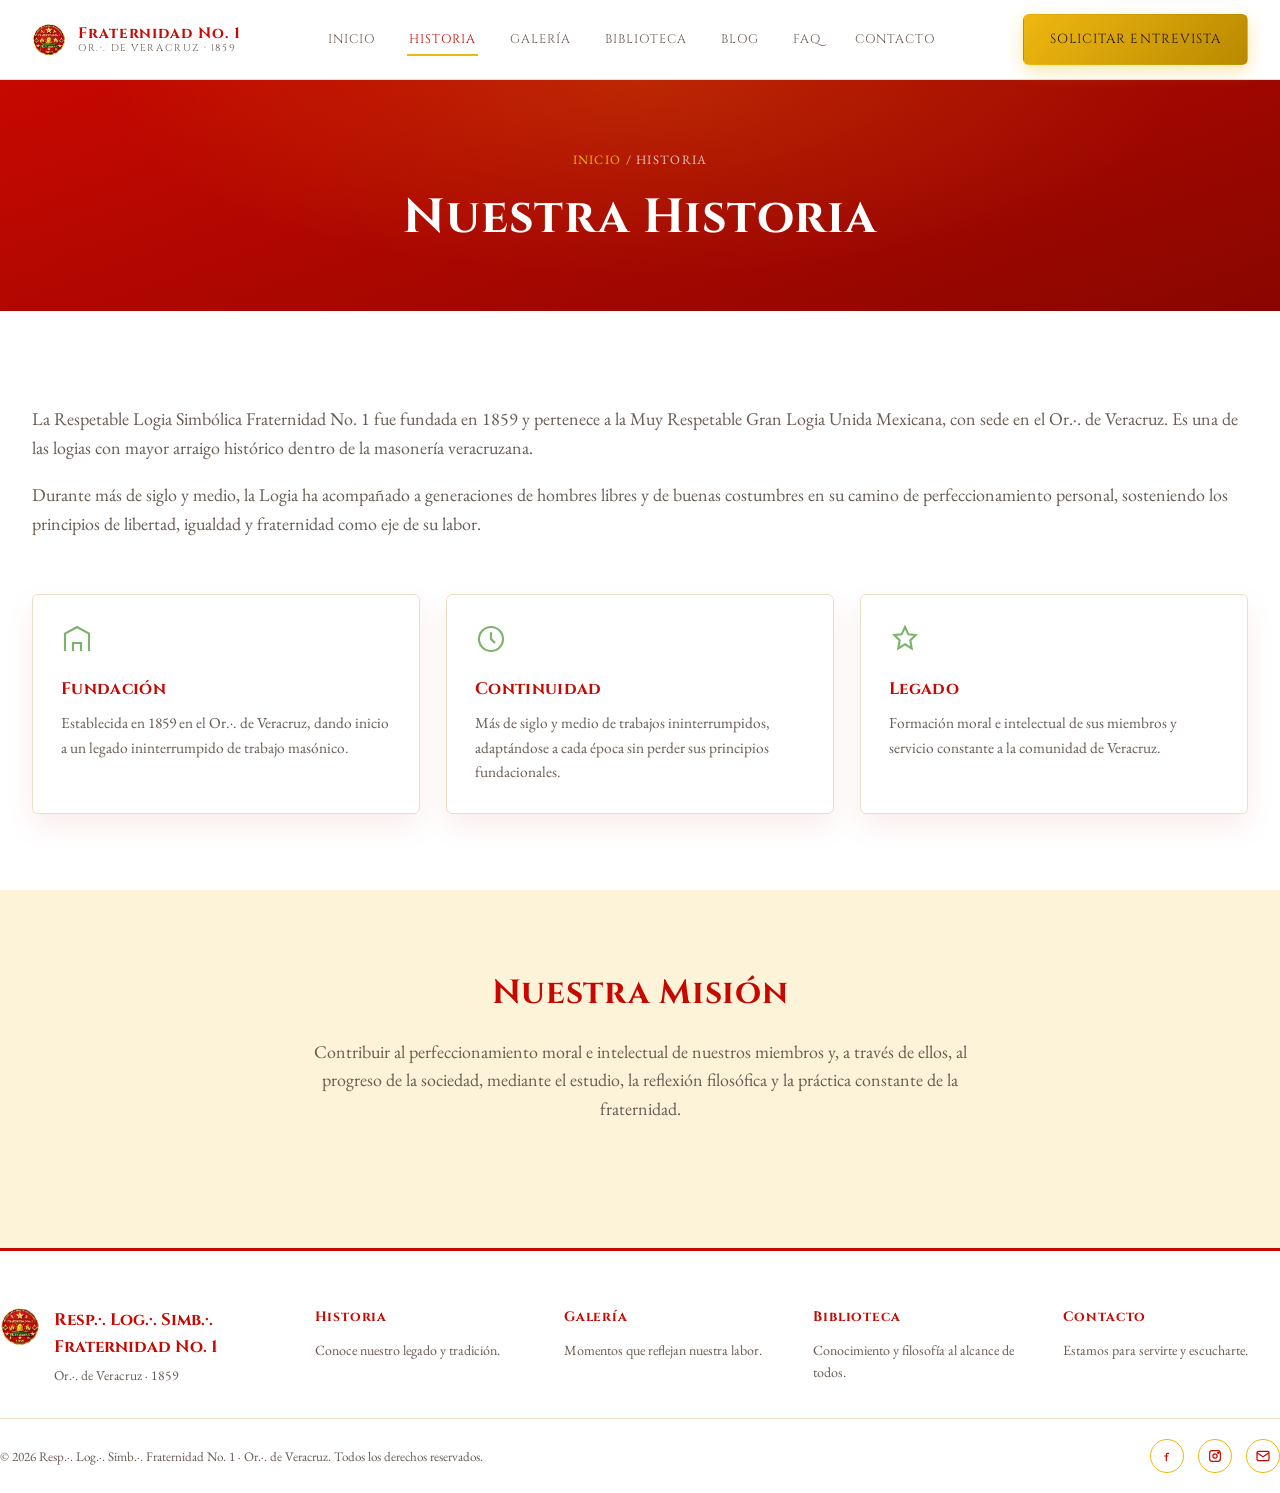
<file: historia.html>
<!DOCTYPE html>
<html lang="es">
<head>
<meta charset="UTF-8">
<meta name="viewport" content="width=device-width, initial-scale=1">
<title>Historia · Fraternidad No. 1</title>
<link rel="icon" href="assets/img/mark.png" type="image/png">
<link rel="stylesheet" href="assets/css/style.css">
<link rel="preconnect" href="https://fonts.googleapis.com">
<link href="https://fonts.googleapis.com/css2?family=Cinzel:wght@500;600;700&family=EB+Garamond:ital,wght@0,400;0,500;1,400&display=swap" rel="stylesheet">
</head>
<body>

<header class="encabezado">
  <nav class="nav">
    <a href="index.html" class="marca">
      <img src="assets/img/mark.png" class="icono-marca" alt="">
      <span class="texto-marca">
        <strong>Fraternidad No. 1</strong>
        <span>Or.·. de Veracruz · 1859</span>
      </span>
    </a>
    <ul class="nav-links">
      <li><a href="index.html">Inicio</a></li>
      <li><a href="historia.html">Historia</a></li>
      <li><a href="galeria.html">Galería</a></li>
      <li><a href="biblioteca.html">Biblioteca</a></li>
      <li><a href="blog.html">Blog</a></li>
      <li><a href="faq.html">FAQ</a></li>
      <li><a href="contacto.html">Contacto</a></li>
    </ul>
    <div class="nav-acciones">
      <a href="contacto.html#entrevista" class="btn btn-oro">Solicitar Entrevista</a>
      <button class="nav-alterna" aria-label="Abrir menú"><span></span><span></span><span></span></button>
    </div>
  </nav>
</header>

<main>
  <section class="cabecera-pagina">
    <div class="migaja"><a href="index.html">Inicio</a> / Historia</div>
    <h1>Nuestra Historia</h1>
  </section>

  <section class="seccion">
    <div class="contenedor">
      <div class="seccion-titulo" style="text-align:left;max-width:100%;margin:0 0 40px;">
        <p>La Respetable Logia Simbólica Fraternidad No. 1 fue fundada en 1859 y pertenece a la Muy Respetable Gran Logia Unida Mexicana, con sede en el Or.·. de Veracruz. Es una de las logias con mayor arraigo histórico dentro de la masonería veracruzana.</p>
        <p>Durante más de siglo y medio, la Logia ha acompañado a generaciones de hombres libres y de buenas costumbres en su camino de perfeccionamiento personal, sosteniendo los principios de libertad, igualdad y fraternidad como eje de su labor.</p>
      </div>

      <div class="tarjetas-tres">
        <div class="tarjeta-simple">
          <svg viewBox="0 0 24 24" fill="none" stroke="currentColor" stroke-width="1.6"><path d="M3 21V8l9-5 9 5v13M9 21v-6h6v6"/></svg>
          <h3>Fundación</h3>
          <p>Establecida en 1859 en el Or.·. de Veracruz, dando inicio a un legado ininterrumpido de trabajo masónico.</p>
        </div>
        <div class="tarjeta-simple">
          <svg viewBox="0 0 24 24" fill="none" stroke="currentColor" stroke-width="1.6"><circle cx="12" cy="12" r="9"/><path d="M12 7v5l3 3"/></svg>
          <h3>Continuidad</h3>
          <p>Más de siglo y medio de trabajos ininterrumpidos, adaptándose a cada época sin perder sus principios fundacionales.</p>
        </div>
        <div class="tarjeta-simple">
          <svg viewBox="0 0 24 24" fill="none" stroke="currentColor" stroke-width="1.6"><path d="M12 3l2.5 5.5L20 9l-4 4 1 6-5-3-5 3 1-6-4-4 5.5-.5z"/></svg>
          <h3>Legado</h3>
          <p>Formación moral e intelectual de sus miembros y servicio constante a la comunidad de Veracruz.</p>
        </div>
      </div>
    </div>
  </section>

  <section class="seccion seccion-alt">
    <div class="contenedor seccion-titulo">
      <h2>Nuestra Misión</h2>
      <p>Contribuir al perfeccionamiento moral e intelectual de nuestros miembros y, a través de ellos, al progreso de la sociedad, mediante el estudio, la reflexión filosófica y la práctica constante de la fraternidad.</p>
    </div>
  </section>
</main>

<footer class="pie">
  <div class="contenedor pie-grid">
    <div class="pie-marca">
      <img src="assets/img/mark.png" class="icono-marca" alt="">
      <div>
        <strong>Resp.·. Log.·. Simb.·. Fraternidad No. 1</strong>
        <span>Or.·. de Veracruz · 1859</span>
      </div>
    </div>
    <div class="pie-columna"><h4>Historia</h4><p><a href="historia.html">Conoce nuestro legado y tradición.</a></p></div>
    <div class="pie-columna"><h4>Galería</h4><p><a href="galeria.html">Momentos que reflejan nuestra labor.</a></p></div>
    <div class="pie-columna"><h4>Biblioteca</h4><p><a href="biblioteca.html">Conocimiento y filosofía al alcance de todos.</a></p></div>
    <div class="pie-columna"><h4>Contacto</h4><p><a href="contacto.html">Estamos para servirte y escucharte.</a></p></div>
  </div>
  <div class="contenedor pie-inferior">
    <span>© 2026 Resp.·. Log.·. Simb.·. Fraternidad No. 1 · Or.·. de Veracruz. Todos los derechos reservados.</span>
    <div class="pie-social">
      <a href="https://www.facebook.com/rlsfraternidadnum1" target="_blank" rel="noopener" aria-label="Facebook"><svg viewBox="0 0 24 24" fill="none" stroke="currentColor" stroke-width="1.8"><path d="M15 8h-2a2 2 0 00-2 2v10M8 12h6"/></svg></a>
      <a href="https://www.instagram.com/r.l.s.fraternidad.no.1/" target="_blank" rel="noopener" aria-label="Instagram"><svg viewBox="0 0 24 24" fill="none" stroke="currentColor" stroke-width="1.8"><rect x="4" y="4" width="16" height="16" rx="4"/><circle cx="12" cy="12" r="3.2"/><circle cx="17" cy="7" r="1"/></svg></a>
      <a href="contacto.html" aria-label="Correo"><svg viewBox="0 0 24 24" fill="none" stroke="currentColor" stroke-width="1.8"><rect x="3" y="5" width="18" height="14" rx="2"/><path d="M3 7l9 6 9-6"/></svg></a>
    </div>
  </div>
</footer>

<script src="assets/js/config.js"></script>
<script src="assets/js/main.js"></script>
</body>
</html>
</file>
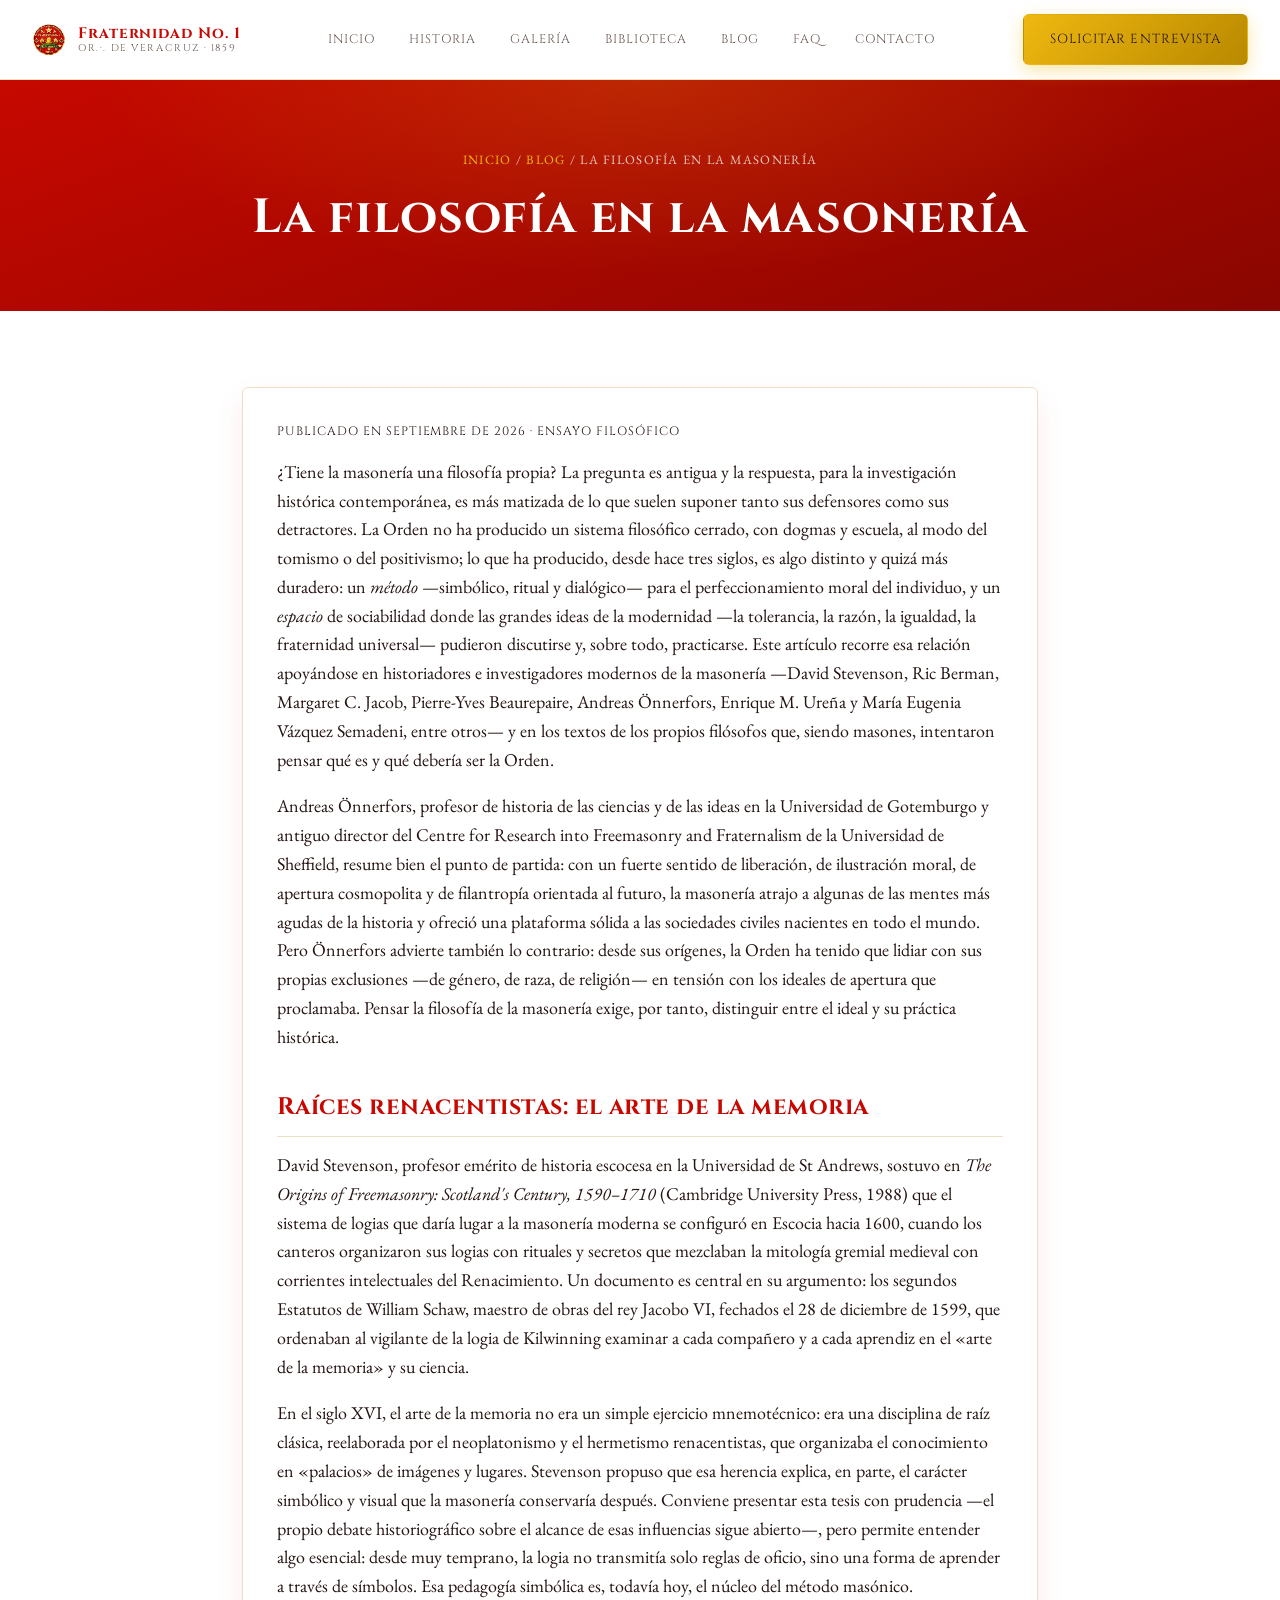
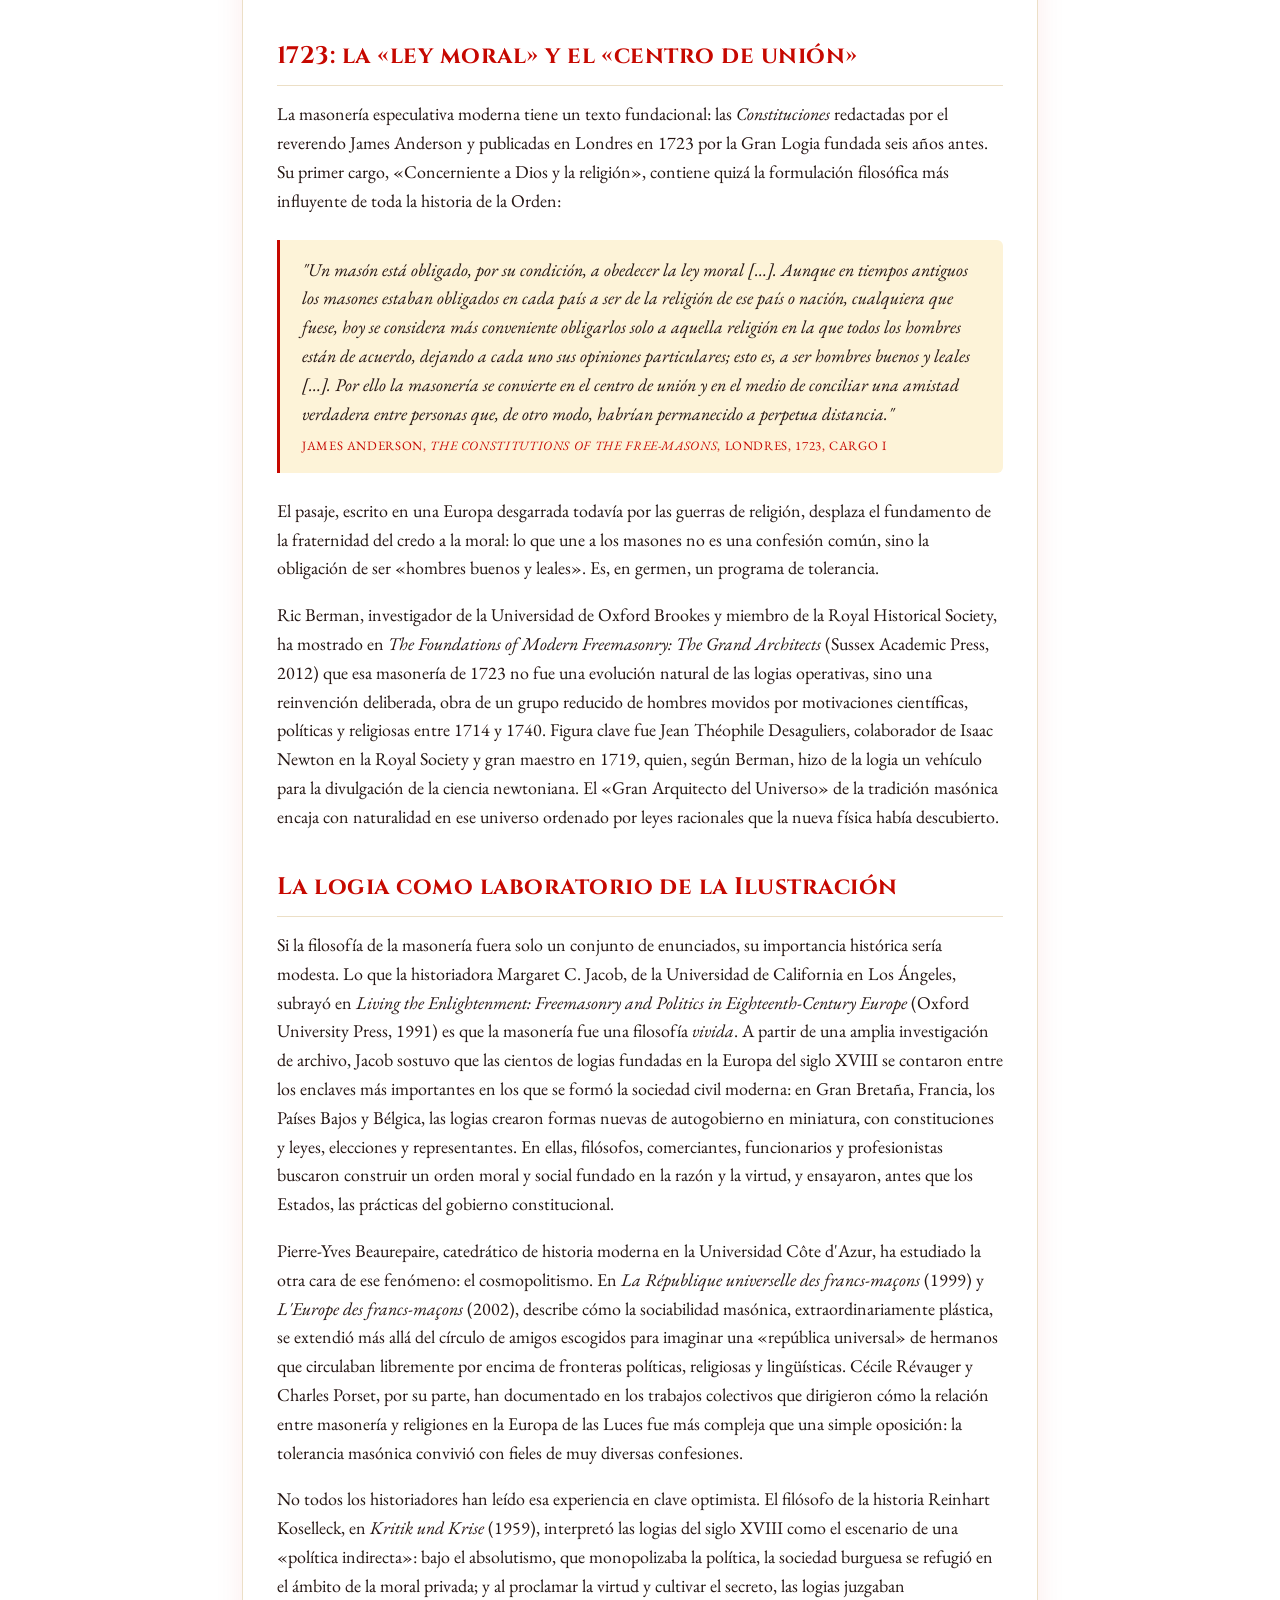
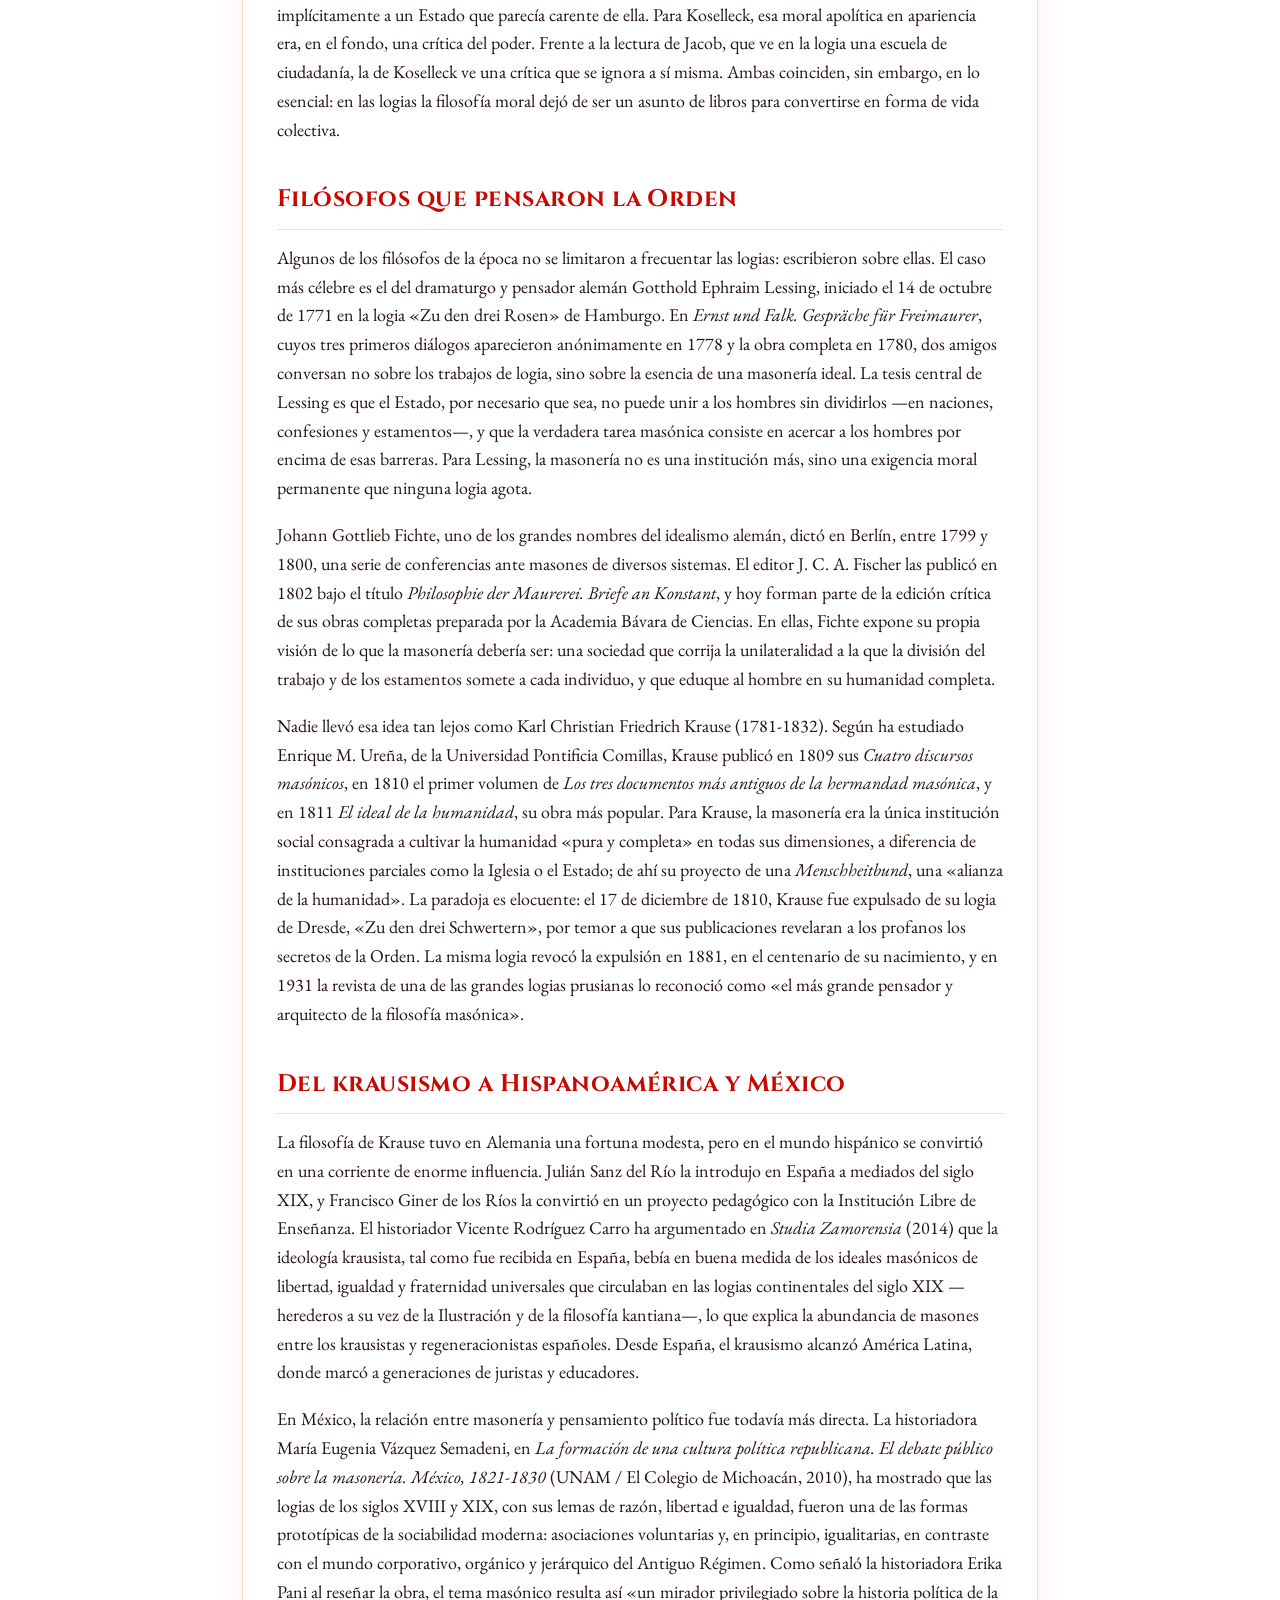
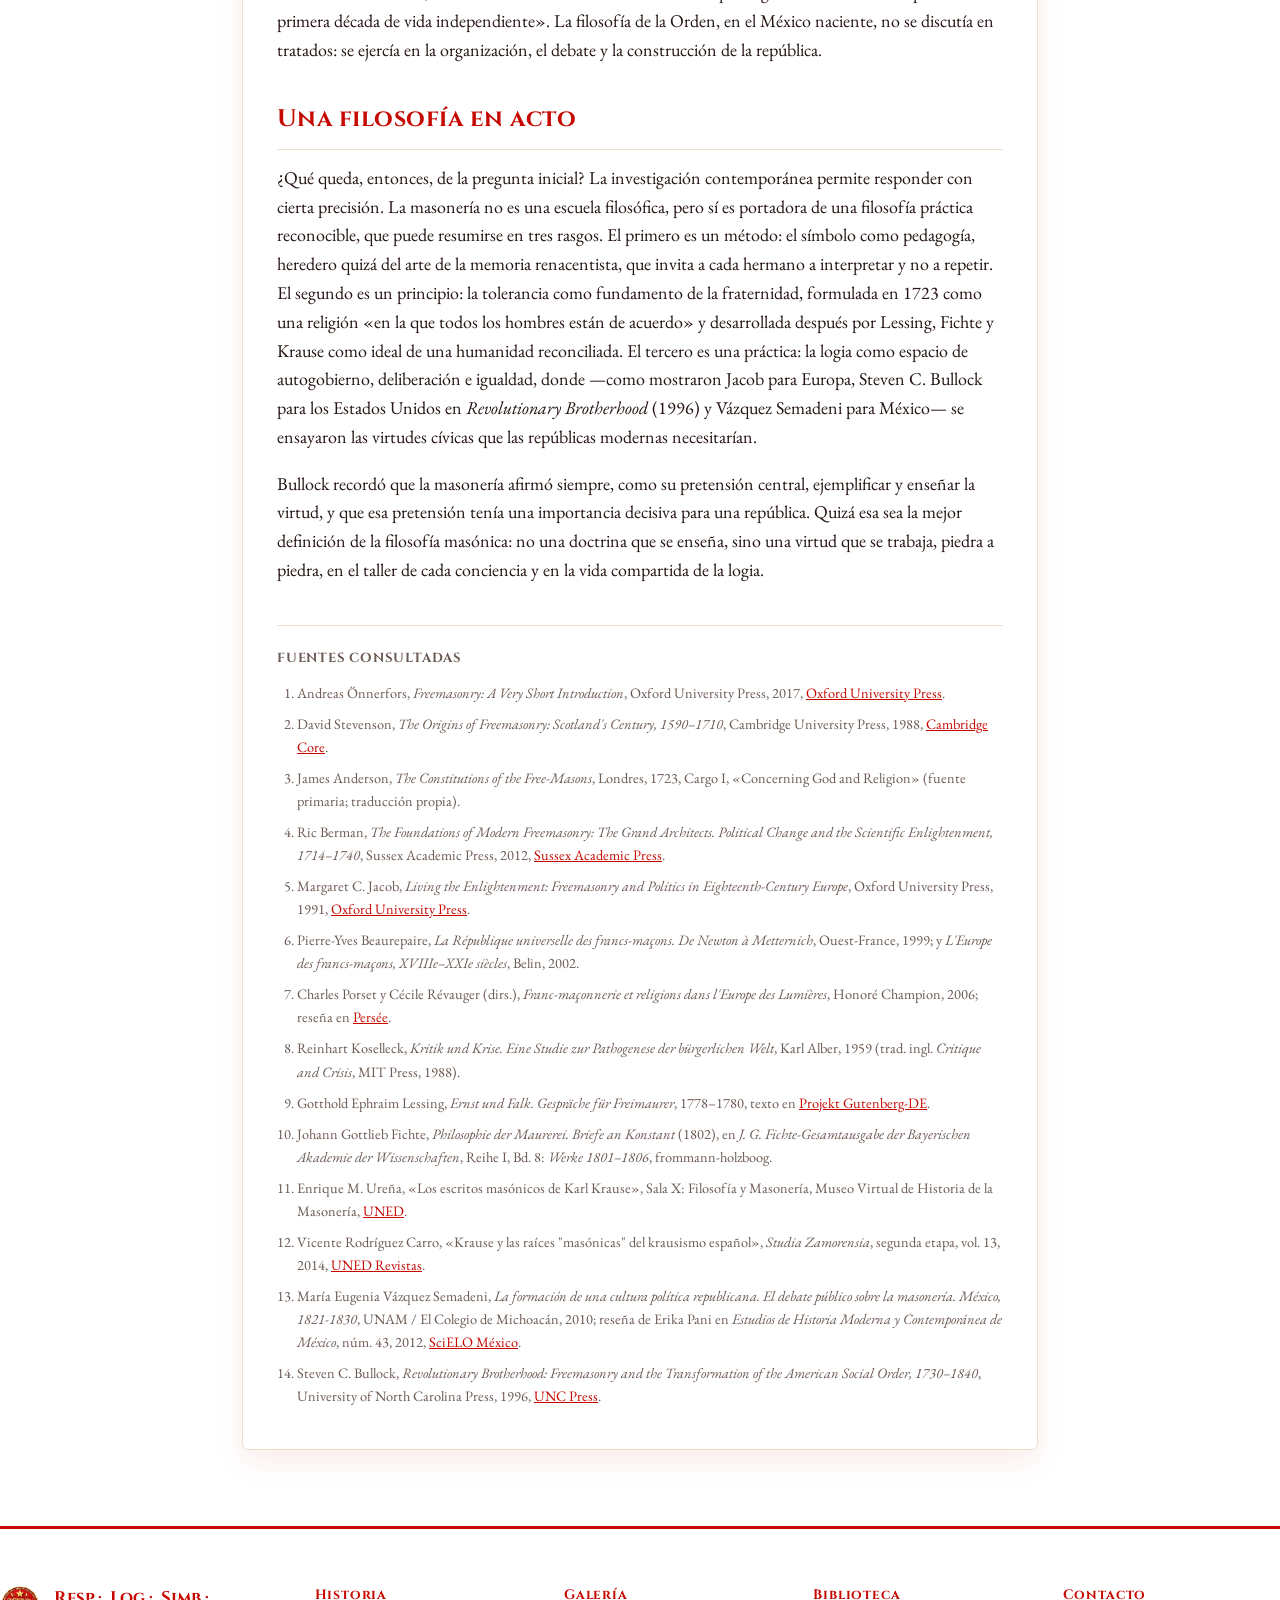
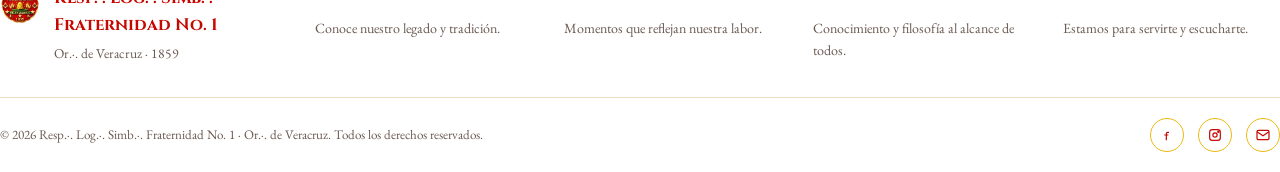
<file: blog/filosofia-en-la-masoneria.html>
<!DOCTYPE html>
<html lang="es">
<head>
<meta charset="UTF-8">
<meta name="viewport" content="width=device-width, initial-scale=1">
<title>La filosofía en la masonería · Blog</title>
<link rel="icon" href="../assets/img/mark.png" type="image/png">
<link rel="stylesheet" href="../assets/css/style.css">
<link rel="preconnect" href="https://fonts.googleapis.com">
<link href="https://fonts.googleapis.com/css2?family=Cinzel:wght@500;600;700&family=EB+Garamond:ital,wght@0,400;0,500;1,400&display=swap" rel="stylesheet">
</head>
<body>

<header class="encabezado">
  <nav class="nav">
    <a href="../index.html" class="marca">
      <img src="../assets/img/mark.png" class="icono-marca" alt="">
      <span class="texto-marca">
        <strong>Fraternidad No. 1</strong>
        <span>Or.·. de Veracruz · 1859</span>
      </span>
    </a>
    <ul class="nav-links">
      <li><a href="../index.html">Inicio</a></li>
      <li><a href="../historia.html">Historia</a></li>
      <li><a href="../galeria.html">Galería</a></li>
      <li><a href="../biblioteca.html">Biblioteca</a></li>
      <li><a href="../blog.html">Blog</a></li>
      <li><a href="../faq.html">FAQ</a></li>
      <li><a href="../contacto.html">Contacto</a></li>
    </ul>
    <div class="nav-acciones">
      <a href="../contacto.html#entrevista" class="btn btn-oro">Solicitar Entrevista</a>
      <button class="nav-alterna" aria-label="Abrir menú"><span></span><span></span><span></span></button>
    </div>
  </nav>
</header>

<main>
  <section class="cabecera-pagina">
    <div class="migaja"><a href="../index.html">Inicio</a> / <a href="../blog.html">Blog</a> / La filosofía en la masonería</div>
    <h1>La filosofía en la masonería</h1>
  </section>

  <section class="seccion">
    <div class="contenedor articulo-shell">
      <article class="articulo-nota">
        <p class="articulo-meta">Publicado en septiembre de 2026 · Ensayo filosófico</p>

        <p>¿Tiene la masonería una filosofía propia? La pregunta es antigua y la respuesta, para la investigación histórica contemporánea, es más matizada de lo que suelen suponer tanto sus defensores como sus detractores. La Orden no ha producido un sistema filosófico cerrado, con dogmas y escuela, al modo del tomismo o del positivismo; lo que ha producido, desde hace tres siglos, es algo distinto y quizá más duradero: un <em>método</em> —simbólico, ritual y dialógico— para el perfeccionamiento moral del individuo, y un <em>espacio</em> de sociabilidad donde las grandes ideas de la modernidad —la tolerancia, la razón, la igualdad, la fraternidad universal— pudieron discutirse y, sobre todo, practicarse. Este artículo recorre esa relación apoyándose en historiadores e investigadores modernos de la masonería —David Stevenson, Ric Berman, Margaret C. Jacob, Pierre-Yves Beaurepaire, Andreas Önnerfors, Enrique M. Ureña y María Eugenia Vázquez Semadeni, entre otros— y en los textos de los propios filósofos que, siendo masones, intentaron pensar qué es y qué debería ser la Orden.</p>

        <p>Andreas Önnerfors, profesor de historia de las ciencias y de las ideas en la Universidad de Gotemburgo y antiguo director del Centre for Research into Freemasonry and Fraternalism de la Universidad de Sheffield, resume bien el punto de partida: con un fuerte sentido de liberación, de ilustración moral, de apertura cosmopolita y de filantropía orientada al futuro, la masonería atrajo a algunas de las mentes más agudas de la historia y ofreció una plataforma sólida a las sociedades civiles nacientes en todo el mundo. Pero Önnerfors advierte también lo contrario: desde sus orígenes, la Orden ha tenido que lidiar con sus propias exclusiones —de género, de raza, de religión— en tensión con los ideales de apertura que proclamaba. Pensar la filosofía de la masonería exige, por tanto, distinguir entre el ideal y su práctica histórica.</p>

        <h2>Raíces renacentistas: el arte de la memoria</h2>

        <p>David Stevenson, profesor emérito de historia escocesa en la Universidad de St Andrews, sostuvo en <em>The Origins of Freemasonry: Scotland's Century, 1590–1710</em> (Cambridge University Press, 1988) que el sistema de logias que daría lugar a la masonería moderna se configuró en Escocia hacia 1600, cuando los canteros organizaron sus logias con rituales y secretos que mezclaban la mitología gremial medieval con corrientes intelectuales del Renacimiento. Un documento es central en su argumento: los segundos Estatutos de William Schaw, maestro de obras del rey Jacobo VI, fechados el 28 de diciembre de 1599, que ordenaban al vigilante de la logia de Kilwinning examinar a cada compañero y a cada aprendiz en el «arte de la memoria» y su ciencia.</p>

        <p>En el siglo XVI, el arte de la memoria no era un simple ejercicio mnemotécnico: era una disciplina de raíz clásica, reelaborada por el neoplatonismo y el hermetismo renacentistas, que organizaba el conocimiento en «palacios» de imágenes y lugares. Stevenson propuso que esa herencia explica, en parte, el carácter simbólico y visual que la masonería conservaría después. Conviene presentar esta tesis con prudencia —el propio debate historiográfico sobre el alcance de esas influencias sigue abierto—, pero permite entender algo esencial: desde muy temprano, la logia no transmitía solo reglas de oficio, sino una forma de aprender a través de símbolos. Esa pedagogía simbólica es, todavía hoy, el núcleo del método masónico.</p>

        <h2>1723: la «ley moral» y el «centro de unión»</h2>

        <p>La masonería especulativa moderna tiene un texto fundacional: las <em>Constituciones</em> redactadas por el reverendo James Anderson y publicadas en Londres en 1723 por la Gran Logia fundada seis años antes. Su primer cargo, «Concerniente a Dios y la religión», contiene quizá la formulación filosófica más influyente de toda la historia de la Orden:</p>

        <blockquote>
          <p>"Un masón está obligado, por su condición, a obedecer la ley moral […]. Aunque en tiempos antiguos los masones estaban obligados en cada país a ser de la religión de ese país o nación, cualquiera que fuese, hoy se considera más conveniente obligarlos solo a aquella religión en la que todos los hombres están de acuerdo, dejando a cada uno sus opiniones particulares; esto es, a ser hombres buenos y leales […]. Por ello la masonería se convierte en el centro de unión y en el medio de conciliar una amistad verdadera entre personas que, de otro modo, habrían permanecido a perpetua distancia."</p>
          <cite>James Anderson, <em>The Constitutions of the Free-Masons</em>, Londres, 1723, Cargo I</cite>
        </blockquote>

        <p>El pasaje, escrito en una Europa desgarrada todavía por las guerras de religión, desplaza el fundamento de la fraternidad del credo a la moral: lo que une a los masones no es una confesión común, sino la obligación de ser «hombres buenos y leales». Es, en germen, un programa de tolerancia.</p>

        <p>Ric Berman, investigador de la Universidad de Oxford Brookes y miembro de la Royal Historical Society, ha mostrado en <em>The Foundations of Modern Freemasonry: The Grand Architects</em> (Sussex Academic Press, 2012) que esa masonería de 1723 no fue una evolución natural de las logias operativas, sino una reinvención deliberada, obra de un grupo reducido de hombres movidos por motivaciones científicas, políticas y religiosas entre 1714 y 1740. Figura clave fue Jean Théophile Desaguliers, colaborador de Isaac Newton en la Royal Society y gran maestro en 1719, quien, según Berman, hizo de la logia un vehículo para la divulgación de la ciencia newtoniana. El «Gran Arquitecto del Universo» de la tradición masónica encaja con naturalidad en ese universo ordenado por leyes racionales que la nueva física había descubierto.</p>

        <h2>La logia como laboratorio de la Ilustración</h2>

        <p>Si la filosofía de la masonería fuera solo un conjunto de enunciados, su importancia histórica sería modesta. Lo que la historiadora Margaret C. Jacob, de la Universidad de California en Los Ángeles, subrayó en <em>Living the Enlightenment: Freemasonry and Politics in Eighteenth-Century Europe</em> (Oxford University Press, 1991) es que la masonería fue una filosofía <em>vivida</em>. A partir de una amplia investigación de archivo, Jacob sostuvo que las cientos de logias fundadas en la Europa del siglo XVIII se contaron entre los enclaves más importantes en los que se formó la sociedad civil moderna: en Gran Bretaña, Francia, los Países Bajos y Bélgica, las logias crearon formas nuevas de autogobierno en miniatura, con constituciones y leyes, elecciones y representantes. En ellas, filósofos, comerciantes, funcionarios y profesionistas buscaron construir un orden moral y social fundado en la razón y la virtud, y ensayaron, antes que los Estados, las prácticas del gobierno constitucional.</p>

        <p>Pierre-Yves Beaurepaire, catedrático de historia moderna en la Universidad Côte d'Azur, ha estudiado la otra cara de ese fenómeno: el cosmopolitismo. En <em>La République universelle des francs-maçons</em> (1999) y <em>L'Europe des francs-maçons</em> (2002), describe cómo la sociabilidad masónica, extraordinariamente plástica, se extendió más allá del círculo de amigos escogidos para imaginar una «república universal» de hermanos que circulaban libremente por encima de fronteras políticas, religiosas y lingüísticas. Cécile Révauger y Charles Porset, por su parte, han documentado en los trabajos colectivos que dirigieron cómo la relación entre masonería y religiones en la Europa de las Luces fue más compleja que una simple oposición: la tolerancia masónica convivió con fieles de muy diversas confesiones.</p>

        <p>No todos los historiadores han leído esa experiencia en clave optimista. El filósofo de la historia Reinhart Koselleck, en <em>Kritik und Krise</em> (1959), interpretó las logias del siglo XVIII como el escenario de una «política indirecta»: bajo el absolutismo, que monopolizaba la política, la sociedad burguesa se refugió en el ámbito de la moral privada; y al proclamar la virtud y cultivar el secreto, las logias juzgaban implícitamente a un Estado que parecía carente de ella. Para Koselleck, esa moral apolítica en apariencia era, en el fondo, una crítica del poder. Frente a la lectura de Jacob, que ve en la logia una escuela de ciudadanía, la de Koselleck ve una crítica que se ignora a sí misma. Ambas coinciden, sin embargo, en lo esencial: en las logias la filosofía moral dejó de ser un asunto de libros para convertirse en forma de vida colectiva.</p>

        <h2>Filósofos que pensaron la Orden</h2>

        <p>Algunos de los filósofos de la época no se limitaron a frecuentar las logias: escribieron sobre ellas. El caso más célebre es el del dramaturgo y pensador alemán Gotthold Ephraim Lessing, iniciado el 14 de octubre de 1771 en la logia «Zu den drei Rosen» de Hamburgo. En <em>Ernst und Falk. Gespräche für Freimaurer</em>, cuyos tres primeros diálogos aparecieron anónimamente en 1778 y la obra completa en 1780, dos amigos conversan no sobre los trabajos de logia, sino sobre la esencia de una masonería ideal. La tesis central de Lessing es que el Estado, por necesario que sea, no puede unir a los hombres sin dividirlos —en naciones, confesiones y estamentos—, y que la verdadera tarea masónica consiste en acercar a los hombres por encima de esas barreras. Para Lessing, la masonería no es una institución más, sino una exigencia moral permanente que ninguna logia agota.</p>

        <p>Johann Gottlieb Fichte, uno de los grandes nombres del idealismo alemán, dictó en Berlín, entre 1799 y 1800, una serie de conferencias ante masones de diversos sistemas. El editor J. C. A. Fischer las publicó en 1802 bajo el título <em>Philosophie der Maurerei. Briefe an Konstant</em>, y hoy forman parte de la edición crítica de sus obras completas preparada por la Academia Bávara de Ciencias. En ellas, Fichte expone su propia visión de lo que la masonería debería ser: una sociedad que corrija la unilateralidad a la que la división del trabajo y de los estamentos somete a cada individuo, y que eduque al hombre en su humanidad completa.</p>

        <p>Nadie llevó esa idea tan lejos como Karl Christian Friedrich Krause (1781-1832). Según ha estudiado Enrique M. Ureña, de la Universidad Pontificia Comillas, Krause publicó en 1809 sus <em>Cuatro discursos masónicos</em>, en 1810 el primer volumen de <em>Los tres documentos más antiguos de la hermandad masónica</em>, y en 1811 <em>El ideal de la humanidad</em>, su obra más popular. Para Krause, la masonería era la única institución social consagrada a cultivar la humanidad «pura y completa» en todas sus dimensiones, a diferencia de instituciones parciales como la Iglesia o el Estado; de ahí su proyecto de una <em>Menschheitbund</em>, una «alianza de la humanidad». La paradoja es elocuente: el 17 de diciembre de 1810, Krause fue expulsado de su logia de Dresde, «Zu den drei Schwertern», por temor a que sus publicaciones revelaran a los profanos los secretos de la Orden. La misma logia revocó la expulsión en 1881, en el centenario de su nacimiento, y en 1931 la revista de una de las grandes logias prusianas lo reconoció como «el más grande pensador y arquitecto de la filosofía masónica».</p>

        <h2>Del krausismo a Hispanoamérica y México</h2>

        <p>La filosofía de Krause tuvo en Alemania una fortuna modesta, pero en el mundo hispánico se convirtió en una corriente de enorme influencia. Julián Sanz del Río la introdujo en España a mediados del siglo XIX, y Francisco Giner de los Ríos la convirtió en un proyecto pedagógico con la Institución Libre de Enseñanza. El historiador Vicente Rodríguez Carro ha argumentado en <em>Studia Zamorensia</em> (2014) que la ideología krausista, tal como fue recibida en España, bebía en buena medida de los ideales masónicos de libertad, igualdad y fraternidad universales que circulaban en las logias continentales del siglo XIX —herederos a su vez de la Ilustración y de la filosofía kantiana—, lo que explica la abundancia de masones entre los krausistas y regeneracionistas españoles. Desde España, el krausismo alcanzó América Latina, donde marcó a generaciones de juristas y educadores.</p>

        <p>En México, la relación entre masonería y pensamiento político fue todavía más directa. La historiadora María Eugenia Vázquez Semadeni, en <em>La formación de una cultura política republicana. El debate público sobre la masonería. México, 1821-1830</em> (UNAM / El Colegio de Michoacán, 2010), ha mostrado que las logias de los siglos XVIII y XIX, con sus lemas de razón, libertad e igualdad, fueron una de las formas prototípicas de la sociabilidad moderna: asociaciones voluntarias y, en principio, igualitarias, en contraste con el mundo corporativo, orgánico y jerárquico del Antiguo Régimen. Como señaló la historiadora Erika Pani al reseñar la obra, el tema masónico resulta así «un mirador privilegiado sobre la historia política de la primera década de vida independiente». La filosofía de la Orden, en el México naciente, no se discutía en tratados: se ejercía en la organización, el debate y la construcción de la república.</p>

        <h2>Una filosofía en acto</h2>

        <p>¿Qué queda, entonces, de la pregunta inicial? La investigación contemporánea permite responder con cierta precisión. La masonería no es una escuela filosófica, pero sí es portadora de una filosofía práctica reconocible, que puede resumirse en tres rasgos. El primero es un método: el símbolo como pedagogía, heredero quizá del arte de la memoria renacentista, que invita a cada hermano a interpretar y no a repetir. El segundo es un principio: la tolerancia como fundamento de la fraternidad, formulada en 1723 como una religión «en la que todos los hombres están de acuerdo» y desarrollada después por Lessing, Fichte y Krause como ideal de una humanidad reconciliada. El tercero es una práctica: la logia como espacio de autogobierno, deliberación e igualdad, donde —como mostraron Jacob para Europa, Steven C. Bullock para los Estados Unidos en <em>Revolutionary Brotherhood</em> (1996) y Vázquez Semadeni para México— se ensayaron las virtudes cívicas que las repúblicas modernas necesitarían.</p>

        <p>Bullock recordó que la masonería afirmó siempre, como su pretensión central, ejemplificar y enseñar la virtud, y que esa pretensión tenía una importancia decisiva para una república. Quizá esa sea la mejor definición de la filosofía masónica: no una doctrina que se enseña, sino una virtud que se trabaja, piedra a piedra, en el taller de cada conciencia y en la vida compartida de la logia.</p>

        <div class="articulo-fuentes">
          <h4>Fuentes consultadas</h4>
          <ol>
            <li>Andreas Önnerfors, <em>Freemasonry: A Very Short Introduction</em>, Oxford University Press, 2017, <a href="https://global.oup.com/academic/product/freemasonry-a-very-short-introduction-9780198796275" target="_blank" rel="noopener">Oxford University Press</a>.</li>
            <li>David Stevenson, <em>The Origins of Freemasonry: Scotland's Century, 1590–1710</em>, Cambridge University Press, 1988, <a href="https://www.cambridge.org/core/books/origins-of-freemasonry/EB839D576657C1FBAD7BC26965468B30" target="_blank" rel="noopener">Cambridge Core</a>.</li>
            <li>James Anderson, <em>The Constitutions of the Free-Masons</em>, Londres, 1723, Cargo I, «Concerning God and Religion» (fuente primaria; traducción propia).</li>
            <li>Ric Berman, <em>The Foundations of Modern Freemasonry: The Grand Architects. Political Change and the Scientific Enlightenment, 1714–1740</em>, Sussex Academic Press, 2012, <a href="http://www.sussex-academic.com/sa/titles/history/Berman.htm" target="_blank" rel="noopener">Sussex Academic Press</a>.</li>
            <li>Margaret C. Jacob, <em>Living the Enlightenment: Freemasonry and Politics in Eighteenth-Century Europe</em>, Oxford University Press, 1991, <a href="https://global.oup.com/academic/product/living-the-enlightenment-9780195070514" target="_blank" rel="noopener">Oxford University Press</a>.</li>
            <li>Pierre-Yves Beaurepaire, <em>La République universelle des francs-maçons. De Newton à Metternich</em>, Ouest-France, 1999; y <em>L'Europe des francs-maçons, XVIIIe–XXIe siècles</em>, Belin, 2002.</li>
            <li>Charles Porset y Cécile Révauger (dirs.), <em>Franc-maçonnerie et religions dans l'Europe des Lumières</em>, Honoré Champion, 2006; reseña en <a href="https://www.persee.fr/doc/xvii_0291-3798_2008_num_65_1_2385_t19_0358_0000_3" target="_blank" rel="noopener">Persée</a>.</li>
            <li>Reinhart Koselleck, <em>Kritik und Krise. Eine Studie zur Pathogenese der bürgerlichen Welt</em>, Karl Alber, 1959 (trad. ingl. <em>Critique and Crisis</em>, MIT Press, 1988).</li>
            <li>Gotthold Ephraim Lessing, <em>Ernst und Falk. Gespräche für Freimaurer</em>, 1778–1780, texto en <a href="https://www.projekt-gutenberg.org/lessing/freimau/freimau.html" target="_blank" rel="noopener">Projekt Gutenberg-DE</a>.</li>
            <li>Johann Gottlieb Fichte, <em>Philosophie der Maurerei. Briefe an Konstant</em> (1802), en <em>J. G. Fichte-Gesamtausgabe der Bayerischen Akademie der Wissenschaften</em>, Reihe I, Bd. 8: <em>Werke 1801–1806</em>, frommann-holzboog.</li>
            <li>Enrique M. Ureña, «Los escritos masónicos de Karl Krause», Sala X: Filosofía y Masonería, Museo Virtual de Historia de la Masonería, <a href="https://www.uned.es/universidad/inicio/en/unidad/museo-virtual-historia-masoneria/sala-x-filosofia-y-masoneria/los-escritos-masonicos-de-karl-krause.html" target="_blank" rel="noopener">UNED</a>.</li>
            <li>Vicente Rodríguez Carro, «Krause y las raíces "masónicas" del krausismo español», <em>Studia Zamorensia</em>, segunda etapa, vol. 13, 2014, <a href="https://revistas.uned.es/index.php/studiazamo/article/view/13678" target="_blank" rel="noopener">UNED Revistas</a>.</li>
            <li>María Eugenia Vázquez Semadeni, <em>La formación de una cultura política republicana. El debate público sobre la masonería. México, 1821-1830</em>, UNAM / El Colegio de Michoacán, 2010; reseña de Erika Pani en <em>Estudios de Historia Moderna y Contemporánea de México</em>, núm. 43, 2012, <a href="https://www.scielo.org.mx/scielo.php?script=sci_arttext&amp;pid=S0185-26202012000100006" target="_blank" rel="noopener">SciELO México</a>.</li>
            <li>Steven C. Bullock, <em>Revolutionary Brotherhood: Freemasonry and the Transformation of the American Social Order, 1730–1840</em>, University of North Carolina Press, 1996, <a href="https://uncpress.org/9780807847503/revolutionary-brotherhood/" target="_blank" rel="noopener">UNC Press</a>.</li>
          </ol>
        </div>
      </article>
    </div>
  </section>
</main>

<footer class="pie">
  <div class="contenedor pie-grid">
    <div class="pie-marca">
      <img src="../assets/img/mark.png" class="icono-marca" alt="">
      <div>
        <strong>Resp.·. Log.·. Simb.·. Fraternidad No. 1</strong>
        <span>Or.·. de Veracruz · 1859</span>
      </div>
    </div>
    <div class="pie-columna"><h4>Historia</h4><p><a href="../historia.html">Conoce nuestro legado y tradición.</a></p></div>
    <div class="pie-columna"><h4>Galería</h4><p><a href="../galeria.html">Momentos que reflejan nuestra labor.</a></p></div>
    <div class="pie-columna"><h4>Biblioteca</h4><p><a href="../biblioteca.html">Conocimiento y filosofía al alcance de todos.</a></p></div>
    <div class="pie-columna"><h4>Contacto</h4><p><a href="../contacto.html">Estamos para servirte y escucharte.</a></p></div>
  </div>
  <div class="contenedor pie-inferior">
    <span>© 2026 Resp.·. Log.·. Simb.·. Fraternidad No. 1 · Or.·. de Veracruz. Todos los derechos reservados.</span>
    <div class="pie-social">
      <a href="https://www.facebook.com/rlsfraternidadnum1" target="_blank" rel="noopener" aria-label="Facebook"><svg viewBox="0 0 24 24" fill="none" stroke="currentColor" stroke-width="1.8"><path d="M15 8h-2a2 2 0 00-2 2v10M8 12h6"/></svg></a>
      <a href="https://www.instagram.com/r.l.s.fraternidad.no.1/" target="_blank" rel="noopener" aria-label="Instagram"><svg viewBox="0 0 24 24" fill="none" stroke="currentColor" stroke-width="1.8"><rect x="4" y="4" width="16" height="16" rx="4"/><circle cx="12" cy="12" r="3.2"/><circle cx="17" cy="7" r="1"/></svg></a>
      <a href="../contacto.html" aria-label="Correo"><svg viewBox="0 0 24 24" fill="none" stroke="currentColor" stroke-width="1.8"><rect x="3" y="5" width="18" height="14" rx="2"/><path d="M3 7l9 6 9-6"/></svg></a>
    </div>
  </div>
</footer>

<script src="../assets/js/config.js"></script>
<script src="../assets/js/main.js"></script>
</body>
</html>
</file>
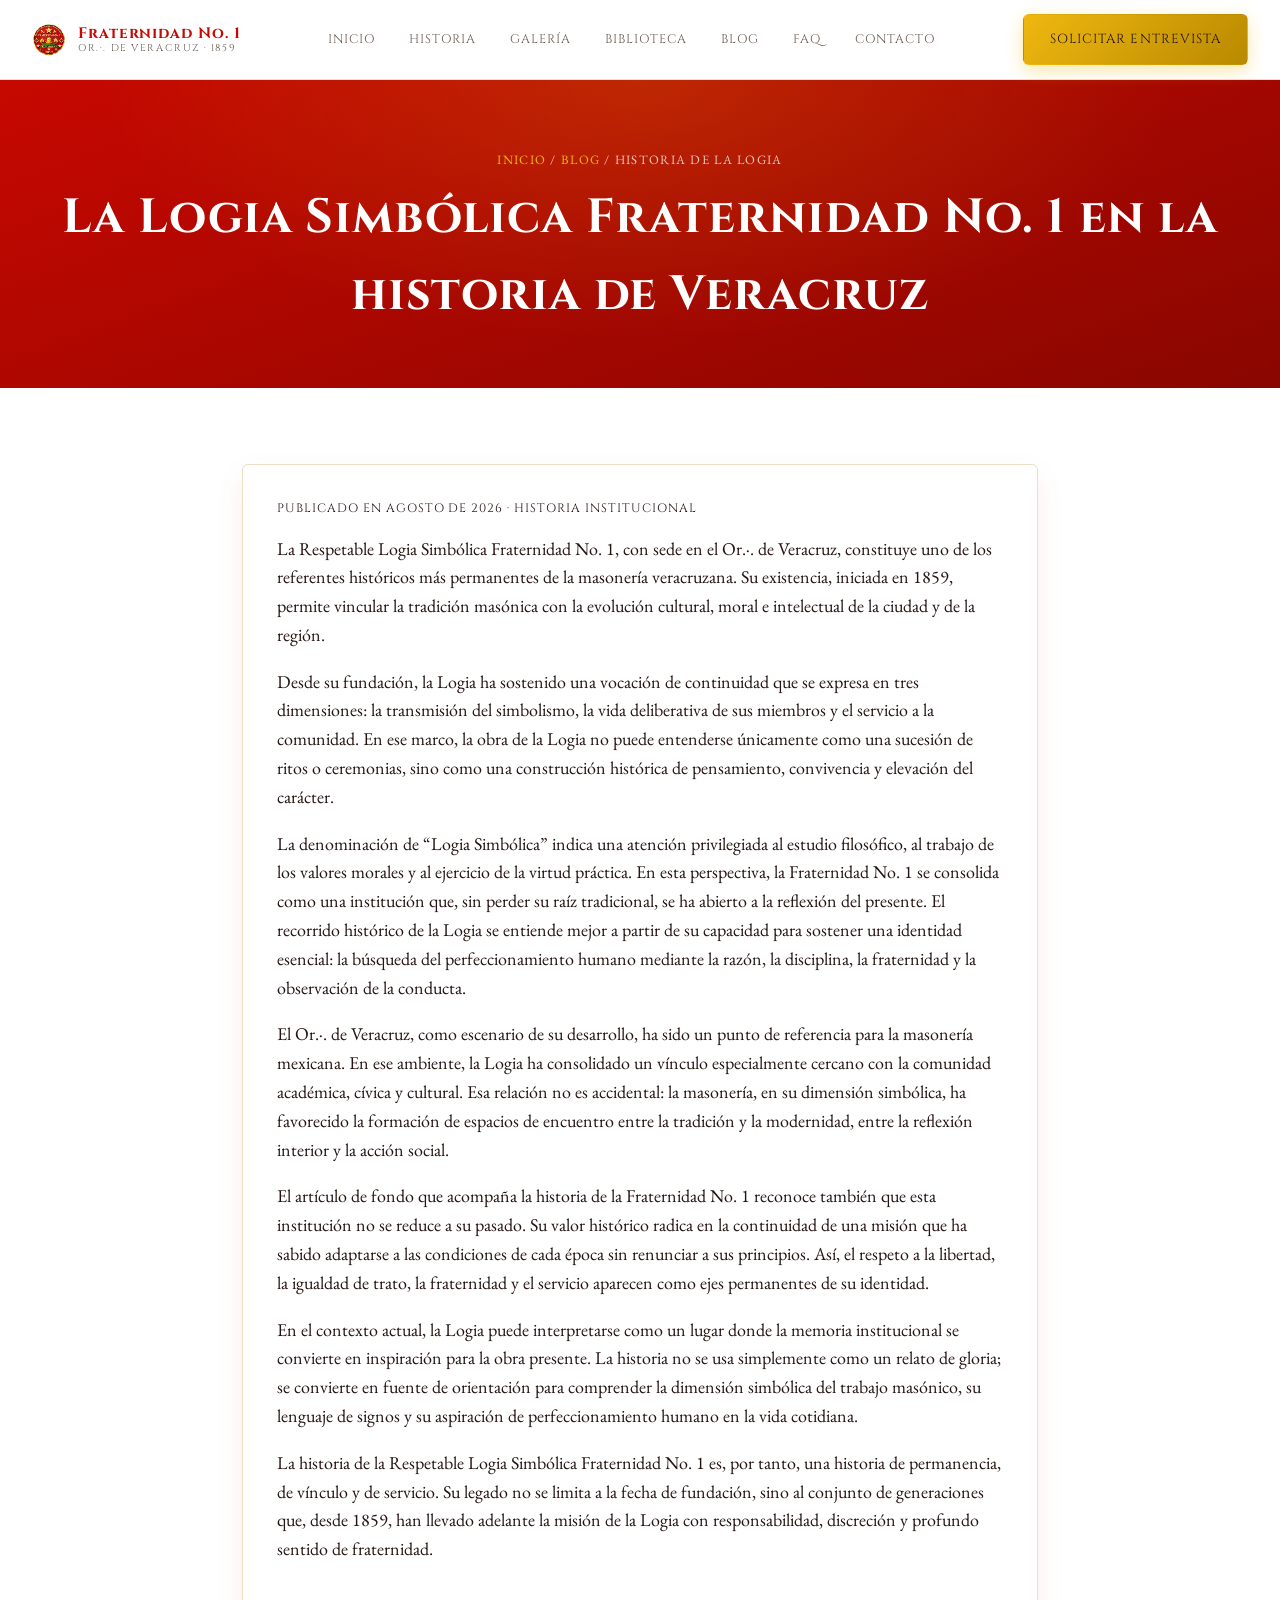
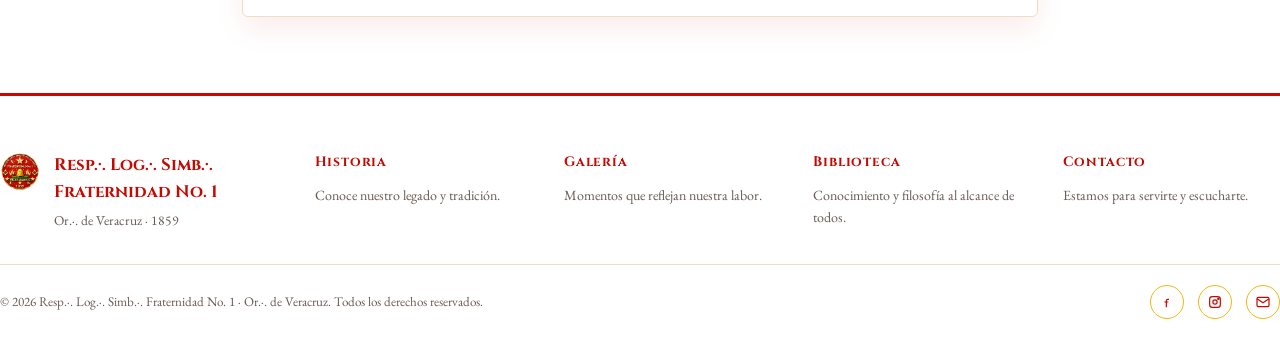
<file: blog/historia-logia-fraternidad-no-1.html>
<!DOCTYPE html>
<html lang="es">
<head>
<meta charset="UTF-8">
<meta name="viewport" content="width=device-width, initial-scale=1">
<title>Historia de la Logia Fraternidad No. 1 · Blog</title>
<link rel="icon" href="../assets/img/mark.png" type="image/png">
<link rel="stylesheet" href="../assets/css/style.css">
<link rel="preconnect" href="https://fonts.googleapis.com">
<link href="https://fonts.googleapis.com/css2?family=Cinzel:wght@500;600;700&family=EB+Garamond:ital,wght@0,400;0,500;1,400&display=swap" rel="stylesheet">
</head>
<body>

<header class="encabezado">
  <nav class="nav">
    <a href="../index.html" class="marca">
      <img src="../assets/img/mark.png" class="icono-marca" alt="">
      <span class="texto-marca">
        <strong>Fraternidad No. 1</strong>
        <span>Or.·. de Veracruz · 1859</span>
      </span>
    </a>
    <ul class="nav-links">
      <li><a href="../index.html">Inicio</a></li>
      <li><a href="../historia.html">Historia</a></li>
      <li><a href="../galeria.html">Galería</a></li>
      <li><a href="../biblioteca.html">Biblioteca</a></li>
      <li><a href="../blog.html">Blog</a></li>
      <li><a href="../faq.html">FAQ</a></li>
      <li><a href="../contacto.html">Contacto</a></li>
    </ul>
    <div class="nav-acciones">
      <a href="../contacto.html#entrevista" class="btn btn-oro">Solicitar Entrevista</a>
      <button class="nav-alterna" aria-label="Abrir menú"><span></span><span></span><span></span></button>
    </div>
  </nav>
</header>

<main>
  <section class="cabecera-pagina">
    <div class="migaja"><a href="../index.html">Inicio</a> / <a href="../blog.html">Blog</a> / Historia de la Logia</div>
    <h1>La Logia Simbólica Fraternidad No. 1 en la historia de Veracruz</h1>
  </section>

  <section class="seccion">
    <div class="contenedor articulo-shell">
      <article class="articulo-nota">
        <p class="articulo-meta">Publicado en agosto de 2026 · Historia institucional</p>

        <p>La Respetable Logia Simbólica Fraternidad No. 1, con sede en el Or.·. de Veracruz, constituye uno de los referentes históricos más permanentes de la masonería veracruzana. Su existencia, iniciada en 1859, permite vincular la tradición masónica con la evolución cultural, moral e intelectual de la ciudad y de la región.</p>

        <p>Desde su fundación, la Logia ha sostenido una vocación de continuidad que se expresa en tres dimensiones: la transmisión del simbolismo, la vida deliberativa de sus miembros y el servicio a la comunidad. En ese marco, la obra de la Logia no puede entenderse únicamente como una sucesión de ritos o ceremonias, sino como una construcción histórica de pensamiento, convivencia y elevación del carácter.</p>

        <p>La denominación de “Logia Simbólica” indica una atención privilegiada al estudio filosófico, al trabajo de los valores morales y al ejercicio de la virtud práctica. En esta perspectiva, la Fraternidad No. 1 se consolida como una institución que, sin perder su raíz tradicional, se ha abierto a la reflexión del presente. El recorrido histórico de la Logia se entiende mejor a partir de su capacidad para sostener una identidad esencial: la búsqueda del perfeccionamiento humano mediante la razón, la disciplina, la fraternidad y la observación de la conducta.</p>

        <p>El Or.·. de Veracruz, como escenario de su desarrollo, ha sido un punto de referencia para la masonería mexicana. En ese ambiente, la Logia ha consolidado un vínculo especialmente cercano con la comunidad académica, cívica y cultural. Esa relación no es accidental: la masonería, en su dimensión simbólica, ha favorecido la formación de espacios de encuentro entre la tradición y la modernidad, entre la reflexión interior y la acción social.</p>

        <p>El artículo de fondo que acompaña la historia de la Fraternidad No. 1 reconoce también que esta institución no se reduce a su pasado. Su valor histórico radica en la continuidad de una misión que ha sabido adaptarse a las condiciones de cada época sin renunciar a sus principios. Así, el respeto a la libertad, la igualdad de trato, la fraternidad y el servicio aparecen como ejes permanentes de su identidad.</p>

        <p>En el contexto actual, la Logia puede interpretarse como un lugar donde la memoria institucional se convierte en inspiración para la obra presente. La historia no se usa simplemente como un relato de gloria; se convierte en fuente de orientación para comprender la dimensión simbólica del trabajo masónico, su lenguaje de signos y su aspiración de perfeccionamiento humano en la vida cotidiana.</p>

        <p>La historia de la Respetable Logia Simbólica Fraternidad No. 1 es, por tanto, una historia de permanencia, de vínculo y de servicio. Su legado no se limita a la fecha de fundación, sino al conjunto de generaciones que, desde 1859, han llevado adelante la misión de la Logia con responsabilidad, discreción y profundo sentido de fraternidad.</p>
      </article>
    </div>
  </section>
</main>

<footer class="pie">
  <div class="contenedor pie-grid">
    <div class="pie-marca">
      <img src="../assets/img/mark.png" class="icono-marca" alt="">
      <div>
        <strong>Resp.·. Log.·. Simb.·. Fraternidad No. 1</strong>
        <span>Or.·. de Veracruz · 1859</span>
      </div>
    </div>
    <div class="pie-columna"><h4>Historia</h4><p><a href="../historia.html">Conoce nuestro legado y tradición.</a></p></div>
    <div class="pie-columna"><h4>Galería</h4><p><a href="../galeria.html">Momentos que reflejan nuestra labor.</a></p></div>
    <div class="pie-columna"><h4>Biblioteca</h4><p><a href="../biblioteca.html">Conocimiento y filosofía al alcance de todos.</a></p></div>
    <div class="pie-columna"><h4>Contacto</h4><p><a href="../contacto.html">Estamos para servirte y escucharte.</a></p></div>
  </div>
  <div class="contenedor pie-inferior">
    <span>© 2026 Resp.·. Log.·. Simb.·. Fraternidad No. 1 · Or.·. de Veracruz. Todos los derechos reservados.</span>
    <div class="pie-social">
      <a href="https://www.facebook.com/rlsfraternidadnum1" target="_blank" rel="noopener" aria-label="Facebook"><svg viewBox="0 0 24 24" fill="none" stroke="currentColor" stroke-width="1.8"><path d="M15 8h-2a2 2 0 00-2 2v10M8 12h6"/></svg></a>
      <a href="https://www.instagram.com/r.l.s.fraternidad.no.1/" target="_blank" rel="noopener" aria-label="Instagram"><svg viewBox="0 0 24 24" fill="none" stroke="currentColor" stroke-width="1.8"><rect x="4" y="4" width="16" height="16" rx="4"/><circle cx="12" cy="12" r="3.2"/><circle cx="17" cy="7" r="1"/></svg></a>
      <a href="../contacto.html" aria-label="Correo"><svg viewBox="0 0 24 24" fill="none" stroke="currentColor" stroke-width="1.8"><rect x="3" y="5" width="18" height="14" rx="2"/><path d="M3 7l9 6 9-6"/></svg></a>
    </div>
  </div>
</footer>

<script src="../assets/js/config.js"></script>
<script src="../assets/js/main.js"></script>
</body>
</html>
</file>
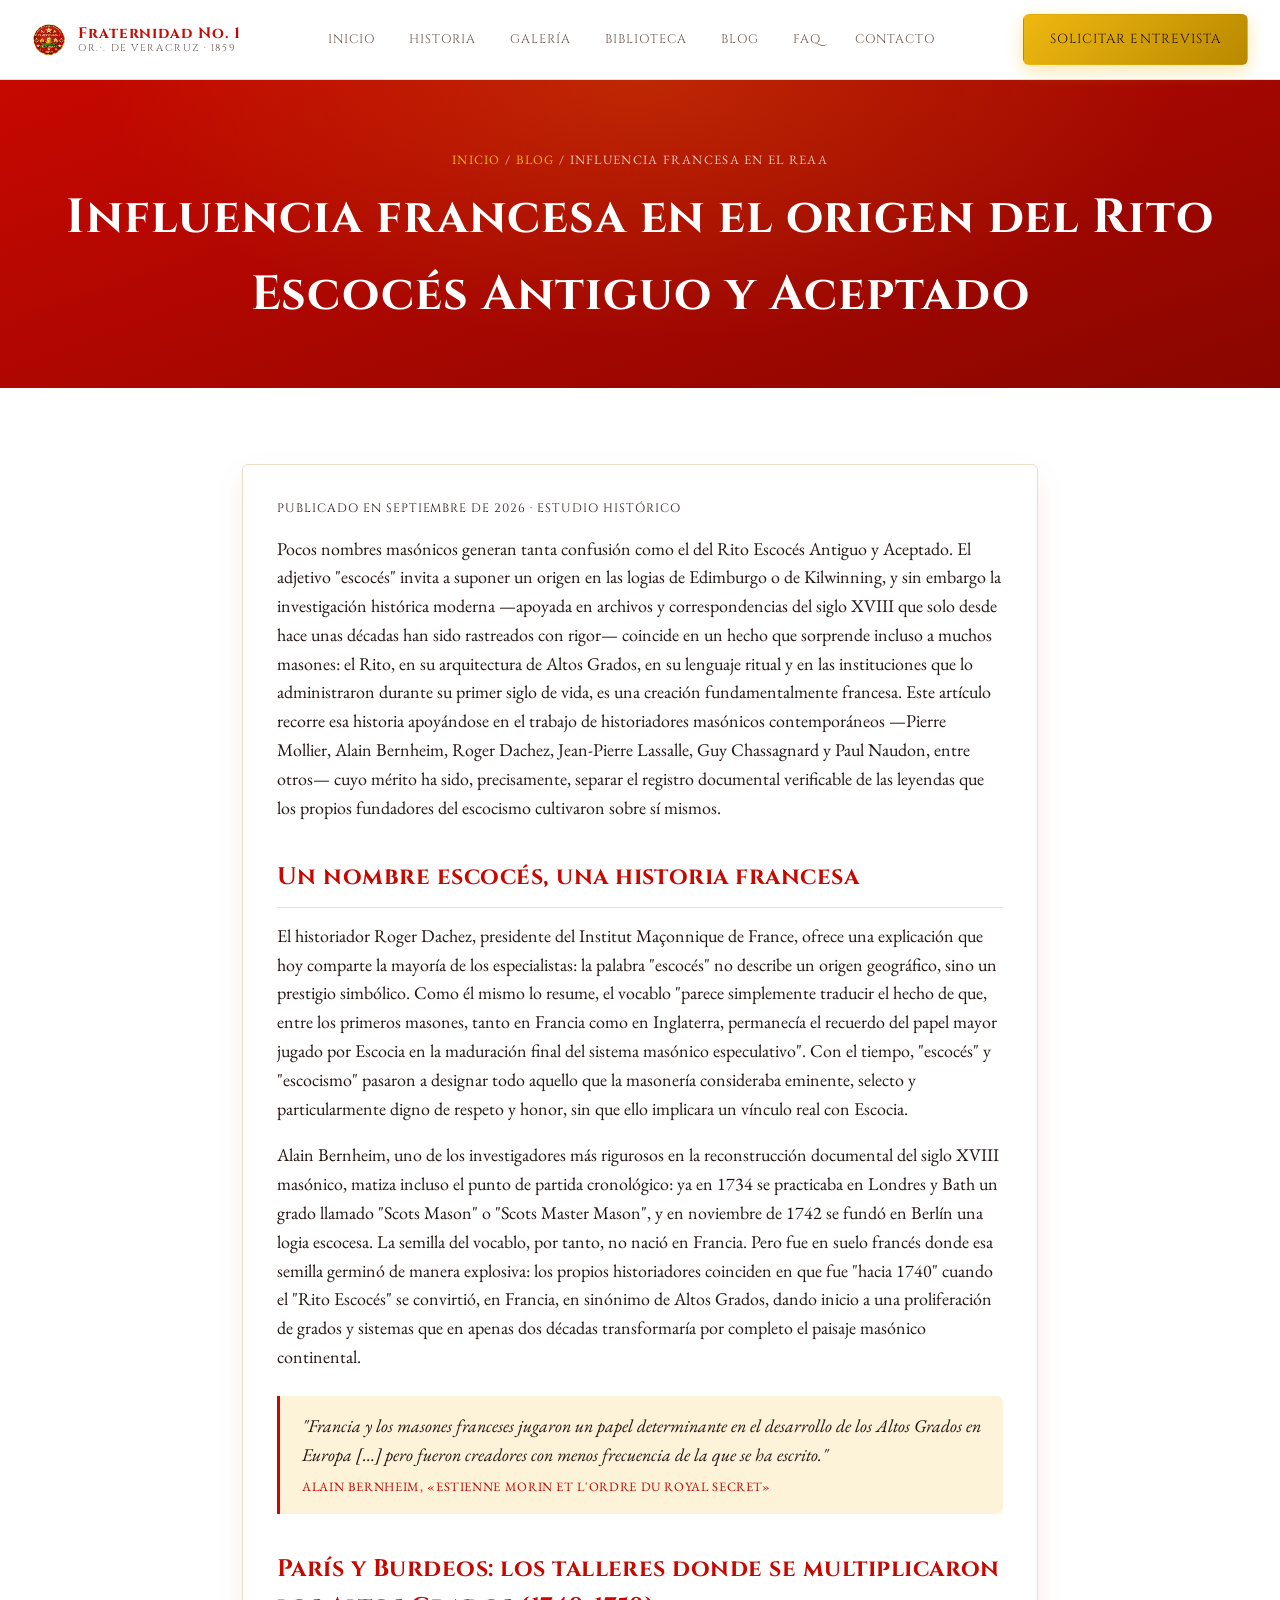
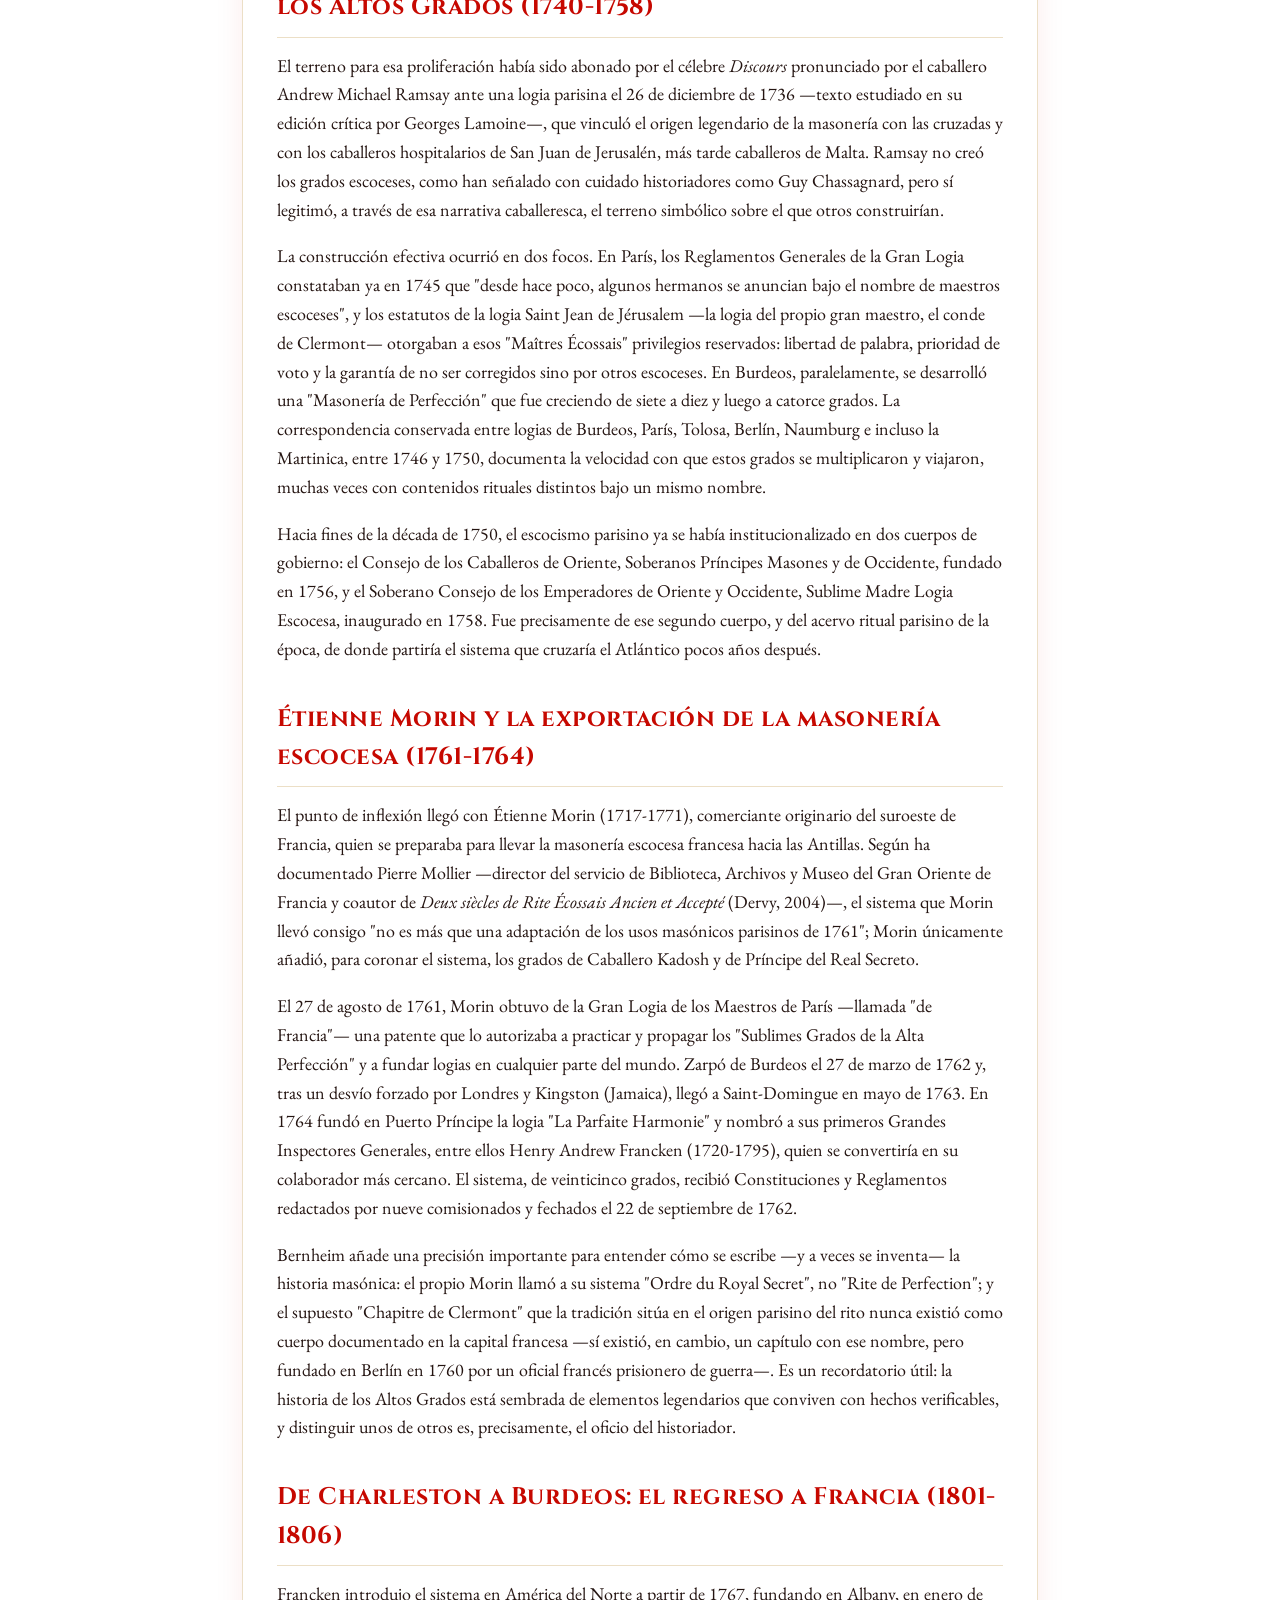
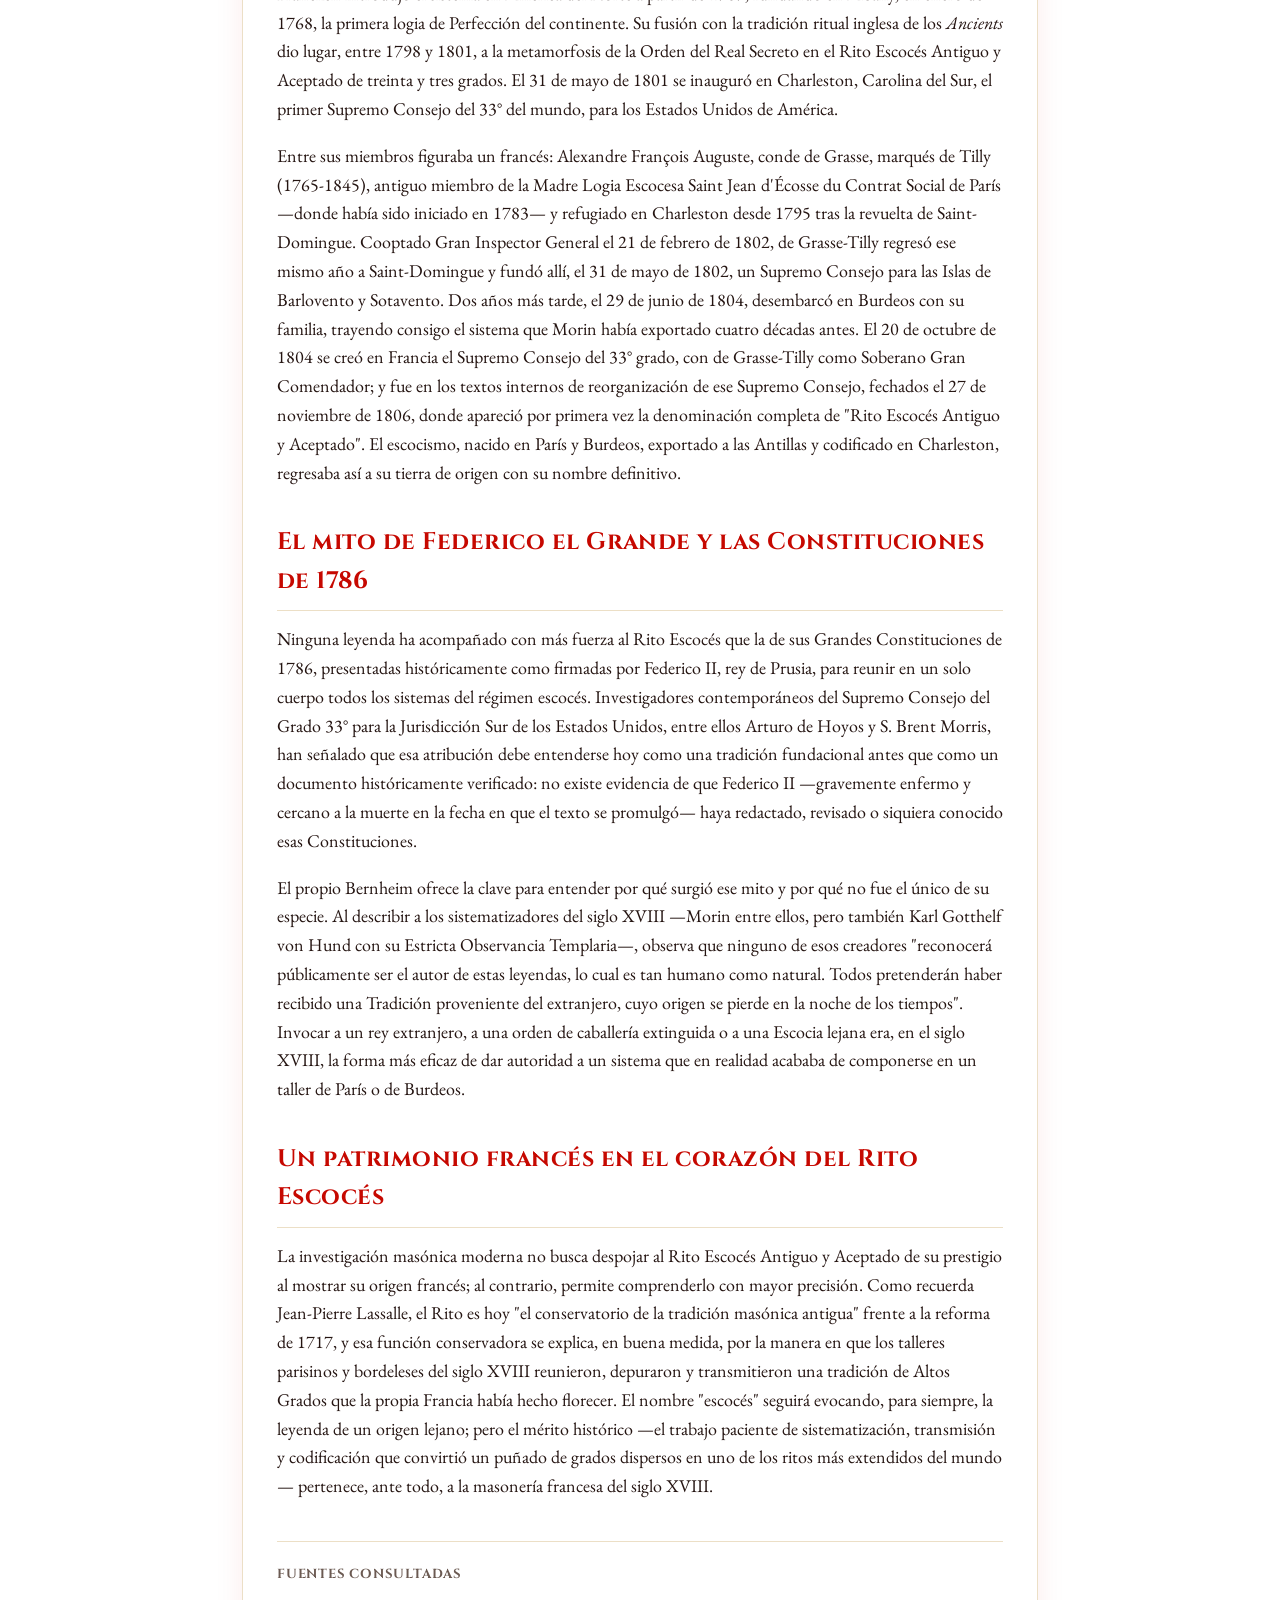
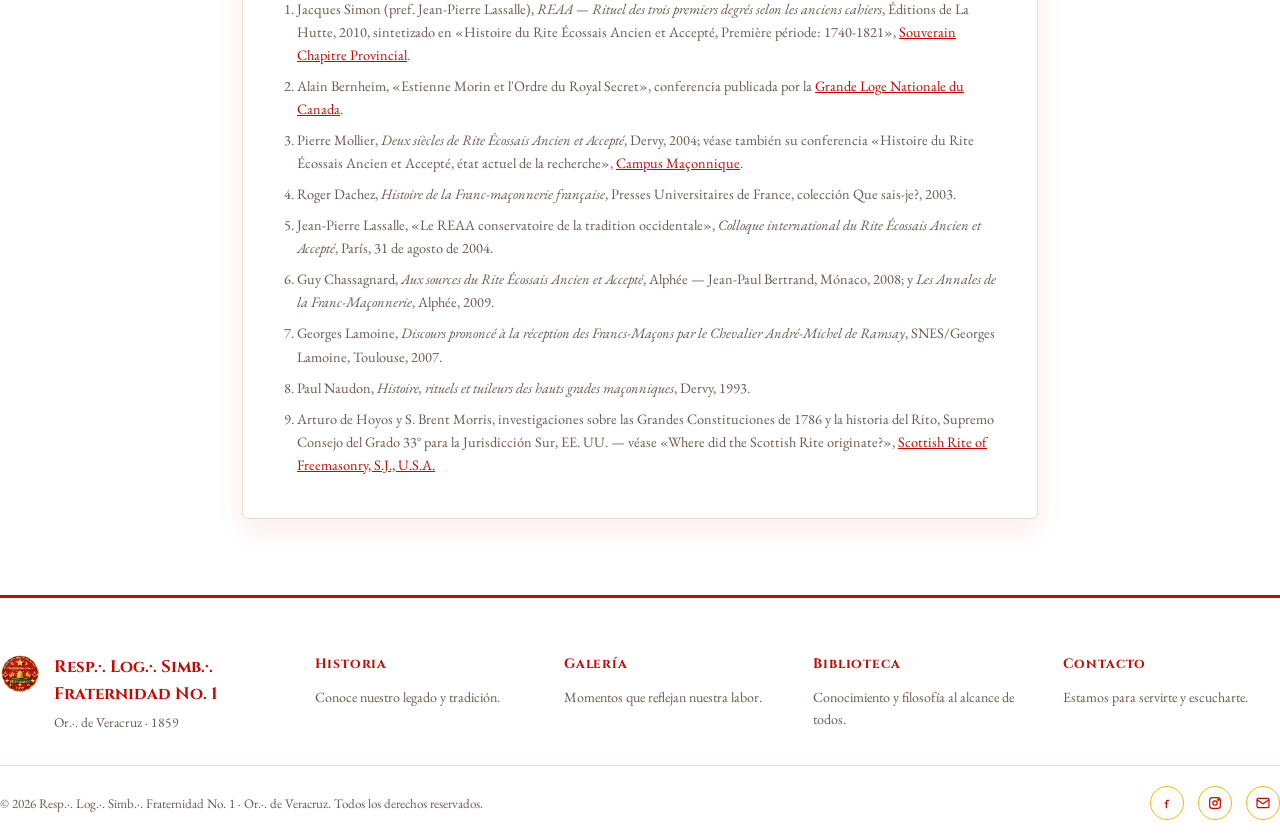
<file: blog/influencia-francesa-rito-escoces.html>
<!DOCTYPE html>
<html lang="es">
<head>
<meta charset="UTF-8">
<meta name="viewport" content="width=device-width, initial-scale=1">
<title>Influencia francesa en el origen del Rito Escocés Antiguo y Aceptado · Blog</title>
<link rel="icon" href="../assets/img/mark.png" type="image/png">
<link rel="stylesheet" href="../assets/css/style.css">
<link rel="preconnect" href="https://fonts.googleapis.com">
<link href="https://fonts.googleapis.com/css2?family=Cinzel:wght@500;600;700&family=EB+Garamond:ital,wght@0,400;0,500;1,400&display=swap" rel="stylesheet">
</head>
<body>

<header class="encabezado">
  <nav class="nav">
    <a href="../index.html" class="marca">
      <img src="../assets/img/mark.png" class="icono-marca" alt="">
      <span class="texto-marca">
        <strong>Fraternidad No. 1</strong>
        <span>Or.·. de Veracruz · 1859</span>
      </span>
    </a>
    <ul class="nav-links">
      <li><a href="../index.html">Inicio</a></li>
      <li><a href="../historia.html">Historia</a></li>
      <li><a href="../galeria.html">Galería</a></li>
      <li><a href="../biblioteca.html">Biblioteca</a></li>
      <li><a href="../blog.html">Blog</a></li>
      <li><a href="../faq.html">FAQ</a></li>
      <li><a href="../contacto.html">Contacto</a></li>
    </ul>
    <div class="nav-acciones">
      <a href="../contacto.html#entrevista" class="btn btn-oro">Solicitar Entrevista</a>
      <button class="nav-alterna" aria-label="Abrir menú"><span></span><span></span><span></span></button>
    </div>
  </nav>
</header>

<main>
  <section class="cabecera-pagina">
    <div class="migaja"><a href="../index.html">Inicio</a> / <a href="../blog.html">Blog</a> / Influencia francesa en el REAA</div>
    <h1>Influencia francesa en el origen del Rito Escocés Antiguo y Aceptado</h1>
  </section>

  <section class="seccion">
    <div class="contenedor articulo-shell">
      <article class="articulo-nota">
        <p class="articulo-meta">Publicado en septiembre de 2026 · Estudio histórico</p>

        <p>Pocos nombres masónicos generan tanta confusión como el del Rito Escocés Antiguo y Aceptado. El adjetivo "escocés" invita a suponer un origen en las logias de Edimburgo o de Kilwinning, y sin embargo la investigación histórica moderna —apoyada en archivos y correspondencias del siglo XVIII que solo desde hace unas décadas han sido rastreados con rigor— coincide en un hecho que sorprende incluso a muchos masones: el Rito, en su arquitectura de Altos Grados, en su lenguaje ritual y en las instituciones que lo administraron durante su primer siglo de vida, es una creación fundamentalmente francesa. Este artículo recorre esa historia apoyándose en el trabajo de historiadores masónicos contemporáneos —Pierre Mollier, Alain Bernheim, Roger Dachez, Jean-Pierre Lassalle, Guy Chassagnard y Paul Naudon, entre otros— cuyo mérito ha sido, precisamente, separar el registro documental verificable de las leyendas que los propios fundadores del escocismo cultivaron sobre sí mismos.</p>

        <h2>Un nombre escocés, una historia francesa</h2>

        <p>El historiador Roger Dachez, presidente del Institut Maçonnique de France, ofrece una explicación que hoy comparte la mayoría de los especialistas: la palabra "escocés" no describe un origen geográfico, sino un prestigio simbólico. Como él mismo lo resume, el vocablo "parece simplemente traducir el hecho de que, entre los primeros masones, tanto en Francia como en Inglaterra, permanecía el recuerdo del papel mayor jugado por Escocia en la maduración final del sistema masónico especulativo". Con el tiempo, "escocés" y "escocismo" pasaron a designar todo aquello que la masonería consideraba eminente, selecto y particularmente digno de respeto y honor, sin que ello implicara un vínculo real con Escocia.</p>

        <p>Alain Bernheim, uno de los investigadores más rigurosos en la reconstrucción documental del siglo XVIII masónico, matiza incluso el punto de partida cronológico: ya en 1734 se practicaba en Londres y Bath un grado llamado "Scots Mason" o "Scots Master Mason", y en noviembre de 1742 se fundó en Berlín una logia escocesa. La semilla del vocablo, por tanto, no nació en Francia. Pero fue en suelo francés donde esa semilla germinó de manera explosiva: los propios historiadores coinciden en que fue "hacia 1740" cuando el "Rito Escocés" se convirtió, en Francia, en sinónimo de Altos Grados, dando inicio a una proliferación de grados y sistemas que en apenas dos décadas transformaría por completo el paisaje masónico continental.</p>

        <blockquote>
          <p>"Francia y los masones franceses jugaron un papel determinante en el desarrollo de los Altos Grados en Europa […] pero fueron creadores con menos frecuencia de la que se ha escrito."</p>
          <cite>Alain Bernheim, «Estienne Morin et l'Ordre du Royal Secret»</cite>
        </blockquote>

        <h2>París y Burdeos: los talleres donde se multiplicaron los Altos Grados (1740-1758)</h2>

        <p>El terreno para esa proliferación había sido abonado por el célebre <em>Discours</em> pronunciado por el caballero Andrew Michael Ramsay ante una logia parisina el 26 de diciembre de 1736 —texto estudiado en su edición crítica por Georges Lamoine—, que vinculó el origen legendario de la masonería con las cruzadas y con los caballeros hospitalarios de San Juan de Jerusalén, más tarde caballeros de Malta. Ramsay no creó los grados escoceses, como han señalado con cuidado historiadores como Guy Chassagnard, pero sí legitimó, a través de esa narrativa caballeresca, el terreno simbólico sobre el que otros construirían.</p>

        <p>La construcción efectiva ocurrió en dos focos. En París, los Reglamentos Generales de la Gran Logia constataban ya en 1745 que "desde hace poco, algunos hermanos se anuncian bajo el nombre de maestros escoceses", y los estatutos de la logia Saint Jean de Jérusalem —la logia del propio gran maestro, el conde de Clermont— otorgaban a esos "Maîtres Écossais" privilegios reservados: libertad de palabra, prioridad de voto y la garantía de no ser corregidos sino por otros escoceses. En Burdeos, paralelamente, se desarrolló una "Masonería de Perfección" que fue creciendo de siete a diez y luego a catorce grados. La correspondencia conservada entre logias de Burdeos, París, Tolosa, Berlín, Naumburg e incluso la Martinica, entre 1746 y 1750, documenta la velocidad con que estos grados se multiplicaron y viajaron, muchas veces con contenidos rituales distintos bajo un mismo nombre.</p>

        <p>Hacia fines de la década de 1750, el escocismo parisino ya se había institucionalizado en dos cuerpos de gobierno: el Consejo de los Caballeros de Oriente, Soberanos Príncipes Masones y de Occidente, fundado en 1756, y el Soberano Consejo de los Emperadores de Oriente y Occidente, Sublime Madre Logia Escocesa, inaugurado en 1758. Fue precisamente de ese segundo cuerpo, y del acervo ritual parisino de la época, de donde partiría el sistema que cruzaría el Atlántico pocos años después.</p>

        <h2>Étienne Morin y la exportación de la masonería escocesa (1761-1764)</h2>

        <p>El punto de inflexión llegó con Étienne Morin (1717-1771), comerciante originario del suroeste de Francia, quien se preparaba para llevar la masonería escocesa francesa hacia las Antillas. Según ha documentado Pierre Mollier —director del servicio de Biblioteca, Archivos y Museo del Gran Oriente de Francia y coautor de <em>Deux siècles de Rite Écossais Ancien et Accepté</em> (Dervy, 2004)—, el sistema que Morin llevó consigo "no es más que una adaptación de los usos masónicos parisinos de 1761"; Morin únicamente añadió, para coronar el sistema, los grados de Caballero Kadosh y de Príncipe del Real Secreto.</p>

        <p>El 27 de agosto de 1761, Morin obtuvo de la Gran Logia de los Maestros de París —llamada "de Francia"— una patente que lo autorizaba a practicar y propagar los "Sublimes Grados de la Alta Perfección" y a fundar logias en cualquier parte del mundo. Zarpó de Burdeos el 27 de marzo de 1762 y, tras un desvío forzado por Londres y Kingston (Jamaica), llegó a Saint-Domingue en mayo de 1763. En 1764 fundó en Puerto Príncipe la logia "La Parfaite Harmonie" y nombró a sus primeros Grandes Inspectores Generales, entre ellos Henry Andrew Francken (1720-1795), quien se convertiría en su colaborador más cercano. El sistema, de veinticinco grados, recibió Constituciones y Reglamentos redactados por nueve comisionados y fechados el 22 de septiembre de 1762.</p>

        <p>Bernheim añade una precisión importante para entender cómo se escribe —y a veces se inventa— la historia masónica: el propio Morin llamó a su sistema "Ordre du Royal Secret", no "Rite de Perfection"; y el supuesto "Chapitre de Clermont" que la tradición sitúa en el origen parisino del rito nunca existió como cuerpo documentado en la capital francesa —sí existió, en cambio, un capítulo con ese nombre, pero fundado en Berlín en 1760 por un oficial francés prisionero de guerra—. Es un recordatorio útil: la historia de los Altos Grados está sembrada de elementos legendarios que conviven con hechos verificables, y distinguir unos de otros es, precisamente, el oficio del historiador.</p>

        <h2>De Charleston a Burdeos: el regreso a Francia (1801-1806)</h2>

        <p>Francken introdujo el sistema en América del Norte a partir de 1767, fundando en Albany, en enero de 1768, la primera logia de Perfección del continente. Su fusión con la tradición ritual inglesa de los <em>Ancients</em> dio lugar, entre 1798 y 1801, a la metamorfosis de la Orden del Real Secreto en el Rito Escocés Antiguo y Aceptado de treinta y tres grados. El 31 de mayo de 1801 se inauguró en Charleston, Carolina del Sur, el primer Supremo Consejo del 33° del mundo, para los Estados Unidos de América.</p>

        <p>Entre sus miembros figuraba un francés: Alexandre François Auguste, conde de Grasse, marqués de Tilly (1765-1845), antiguo miembro de la Madre Logia Escocesa Saint Jean d'Écosse du Contrat Social de París —donde había sido iniciado en 1783— y refugiado en Charleston desde 1795 tras la revuelta de Saint-Domingue. Coopta­do Gran Inspector General el 21 de febrero de 1802, de Grasse-Tilly regresó ese mismo año a Saint-Domingue y fundó allí, el 31 de mayo de 1802, un Supremo Consejo para las Islas de Barlovento y Sotavento. Dos años más tarde, el 29 de junio de 1804, desembarcó en Burdeos con su familia, trayendo consigo el sistema que Morin había exportado cuatro décadas antes. El 20 de octubre de 1804 se creó en Francia el Supremo Consejo del 33° grado, con de Grasse-Tilly como Soberano Gran Comendador; y fue en los textos internos de reorganización de ese Supremo Consejo, fechados el 27 de noviembre de 1806, donde apareció por primera vez la denominación completa de "Rito Escocés Antiguo y Aceptado". El escocismo, nacido en París y Burdeos, exportado a las Antillas y codificado en Charleston, regresaba así a su tierra de origen con su nombre definitivo.</p>

        <h2>El mito de Federico el Grande y las Constituciones de 1786</h2>

        <p>Ninguna leyenda ha acompañado con más fuerza al Rito Escocés que la de sus Grandes Constituciones de 1786, presentadas históricamente como firmadas por Federico II, rey de Prusia, para reunir en un solo cuerpo todos los sistemas del régimen escocés. Investigadores contemporáneos del Supremo Consejo del Grado 33° para la Jurisdicción Sur de los Estados Unidos, entre ellos Arturo de Hoyos y S. Brent Morris, han señalado que esa atribución debe entenderse hoy como una tradición fundacional antes que como un documento históricamente verificado: no existe evidencia de que Federico II —gravemente enfermo y cercano a la muerte en la fecha en que el texto se promulgó— haya redactado, revisado o siquiera conocido esas Constituciones.</p>

        <p>El propio Bernheim ofrece la clave para entender por qué surgió ese mito y por qué no fue el único de su especie. Al describir a los sistematizadores del siglo XVIII —Morin entre ellos, pero también Karl Gotthelf von Hund con su Estricta Observancia Templaria—, observa que ninguno de esos creadores "reconocerá públicamente ser el autor de estas leyendas, lo cual es tan humano como natural. Todos pretenderán haber recibido una Tradición proveniente del extranjero, cuyo origen se pierde en la noche de los tiempos". Invocar a un rey extranjero, a una orden de caballería extinguida o a una Escocia lejana era, en el siglo XVIII, la forma más eficaz de dar autoridad a un sistema que en realidad acababa de componerse en un taller de París o de Burdeos.</p>

        <h2>Un patrimonio francés en el corazón del Rito Escocés</h2>

        <p>La investigación masónica moderna no busca despojar al Rito Escocés Antiguo y Aceptado de su prestigio al mostrar su origen francés; al contrario, permite comprenderlo con mayor precisión. Como recuerda Jean-Pierre Lassalle, el Rito es hoy "el conservatorio de la tradición masónica antigua" frente a la reforma de 1717, y esa función conservadora se explica, en buena medida, por la manera en que los talleres parisinos y bordeleses del siglo XVIII reunieron, depuraron y transmitieron una tradición de Altos Grados que la propia Francia había hecho florecer. El nombre "escocés" seguirá evocando, para siempre, la leyenda de un origen lejano; pero el mérito histórico —el trabajo paciente de sistematización, transmisión y codificación que convirtió un puñado de grados dispersos en uno de los ritos más extendidos del mundo— pertenece, ante todo, a la masonería francesa del siglo XVIII.</p>

        <div class="articulo-fuentes">
          <h4>Fuentes consultadas</h4>
          <ol>
            <li>Jacques Simon (pref. Jean-Pierre Lassalle), <em>REAA — Rituel des trois premiers degrés selon les anciens cahiers</em>, Éditions de La Hutte, 2010, sintetizado en «Histoire du Rite Écossais Ancien et Accepté, Première période: 1740-1821», <a href="https://www.scplf-reaa.org/wp-content/uploads/2015/04/REAA-Histoire-1-1-SCF.pdf" target="_blank" rel="noopener">Souverain Chapitre Provincial</a>.</li>
            <li>Alain Bernheim, «Estienne Morin et l'Ordre du Royal Secret», conferencia publicada por la <a href="https://www.glnc.org/document/morin-Alain%20Bernheim.pdf" target="_blank" rel="noopener">Grande Loge Nationale du Canada</a>.</li>
            <li>Pierre Mollier, <em>Deux siècles de Rite Écossais Ancien et Accepté</em>, Dervy, 2004; véase también su conferencia «Histoire du Rite Écossais Ancien et Accepté, état actuel de la recherche», <a href="https://www.campusmaconnique.fr/aiovg_videos/pierre-mollier-histoire-du-rite-ecossais-ancien-et-accepte-etat-actuel-de-la-recherche/" target="_blank" rel="noopener">Campus Maçonnique</a>.</li>
            <li>Roger Dachez, <em>Histoire de la Franc-maçonnerie française</em>, Presses Universitaires de France, colección Que sais-je?, 2003.</li>
            <li>Jean-Pierre Lassalle, «Le REAA conservatoire de la tradition occidentale», <em>Colloque international du Rite Écossais Ancien et Accepté</em>, París, 31 de agosto de 2004.</li>
            <li>Guy Chassagnard, <em>Aux sources du Rite Écossais Ancien et Accepté</em>, Alphée — Jean-Paul Bertrand, Mónaco, 2008; y <em>Les Annales de la Franc-Maçonnerie</em>, Alphée, 2009.</li>
            <li>Georges Lamoine, <em>Discours prononcé à la réception des Francs-Maçons par le Chevalier André-Michel de Ramsay</em>, SNES/Georges Lamoine, Toulouse, 2007.</li>
            <li>Paul Naudon, <em>Histoire, rituels et tuileurs des hauts grades maçonniques</em>, Dervy, 1993.</li>
            <li>Arturo de Hoyos y S. Brent Morris, investigaciones sobre las Grandes Constituciones de 1786 y la historia del Rito, Supremo Consejo del Grado 33° para la Jurisdicción Sur, EE. UU. — véase «Where did the Scottish Rite originate?», <a href="https://scottishrite.org/scottish-rite-myths-and-facts/where-did-scottish-rite-begin/" target="_blank" rel="noopener">Scottish Rite of Freemasonry, S.J., U.S.A.</a></li>
          </ol>
        </div>
      </article>
    </div>
  </section>
</main>

<footer class="pie">
  <div class="contenedor pie-grid">
    <div class="pie-marca">
      <img src="../assets/img/mark.png" class="icono-marca" alt="">
      <div>
        <strong>Resp.·. Log.·. Simb.·. Fraternidad No. 1</strong>
        <span>Or.·. de Veracruz · 1859</span>
      </div>
    </div>
    <div class="pie-columna"><h4>Historia</h4><p><a href="../historia.html">Conoce nuestro legado y tradición.</a></p></div>
    <div class="pie-columna"><h4>Galería</h4><p><a href="../galeria.html">Momentos que reflejan nuestra labor.</a></p></div>
    <div class="pie-columna"><h4>Biblioteca</h4><p><a href="../biblioteca.html">Conocimiento y filosofía al alcance de todos.</a></p></div>
    <div class="pie-columna"><h4>Contacto</h4><p><a href="../contacto.html">Estamos para servirte y escucharte.</a></p></div>
  </div>
  <div class="contenedor pie-inferior">
    <span>© 2026 Resp.·. Log.·. Simb.·. Fraternidad No. 1 · Or.·. de Veracruz. Todos los derechos reservados.</span>
    <div class="pie-social">
      <a href="https://www.facebook.com/rlsfraternidadnum1" target="_blank" rel="noopener" aria-label="Facebook"><svg viewBox="0 0 24 24" fill="none" stroke="currentColor" stroke-width="1.8"><path d="M15 8h-2a2 2 0 00-2 2v10M8 12h6"/></svg></a>
      <a href="https://www.instagram.com/r.l.s.fraternidad.no.1/" target="_blank" rel="noopener" aria-label="Instagram"><svg viewBox="0 0 24 24" fill="none" stroke="currentColor" stroke-width="1.8"><rect x="4" y="4" width="16" height="16" rx="4"/><circle cx="12" cy="12" r="3.2"/><circle cx="17" cy="7" r="1"/></svg></a>
      <a href="../contacto.html" aria-label="Correo"><svg viewBox="0 0 24 24" fill="none" stroke="currentColor" stroke-width="1.8"><rect x="3" y="5" width="18" height="14" rx="2"/><path d="M3 7l9 6 9-6"/></svg></a>
    </div>
  </div>
</footer>

<script src="../assets/js/config.js"></script>
<script src="../assets/js/main.js"></script>
</body>
</html>
</file>
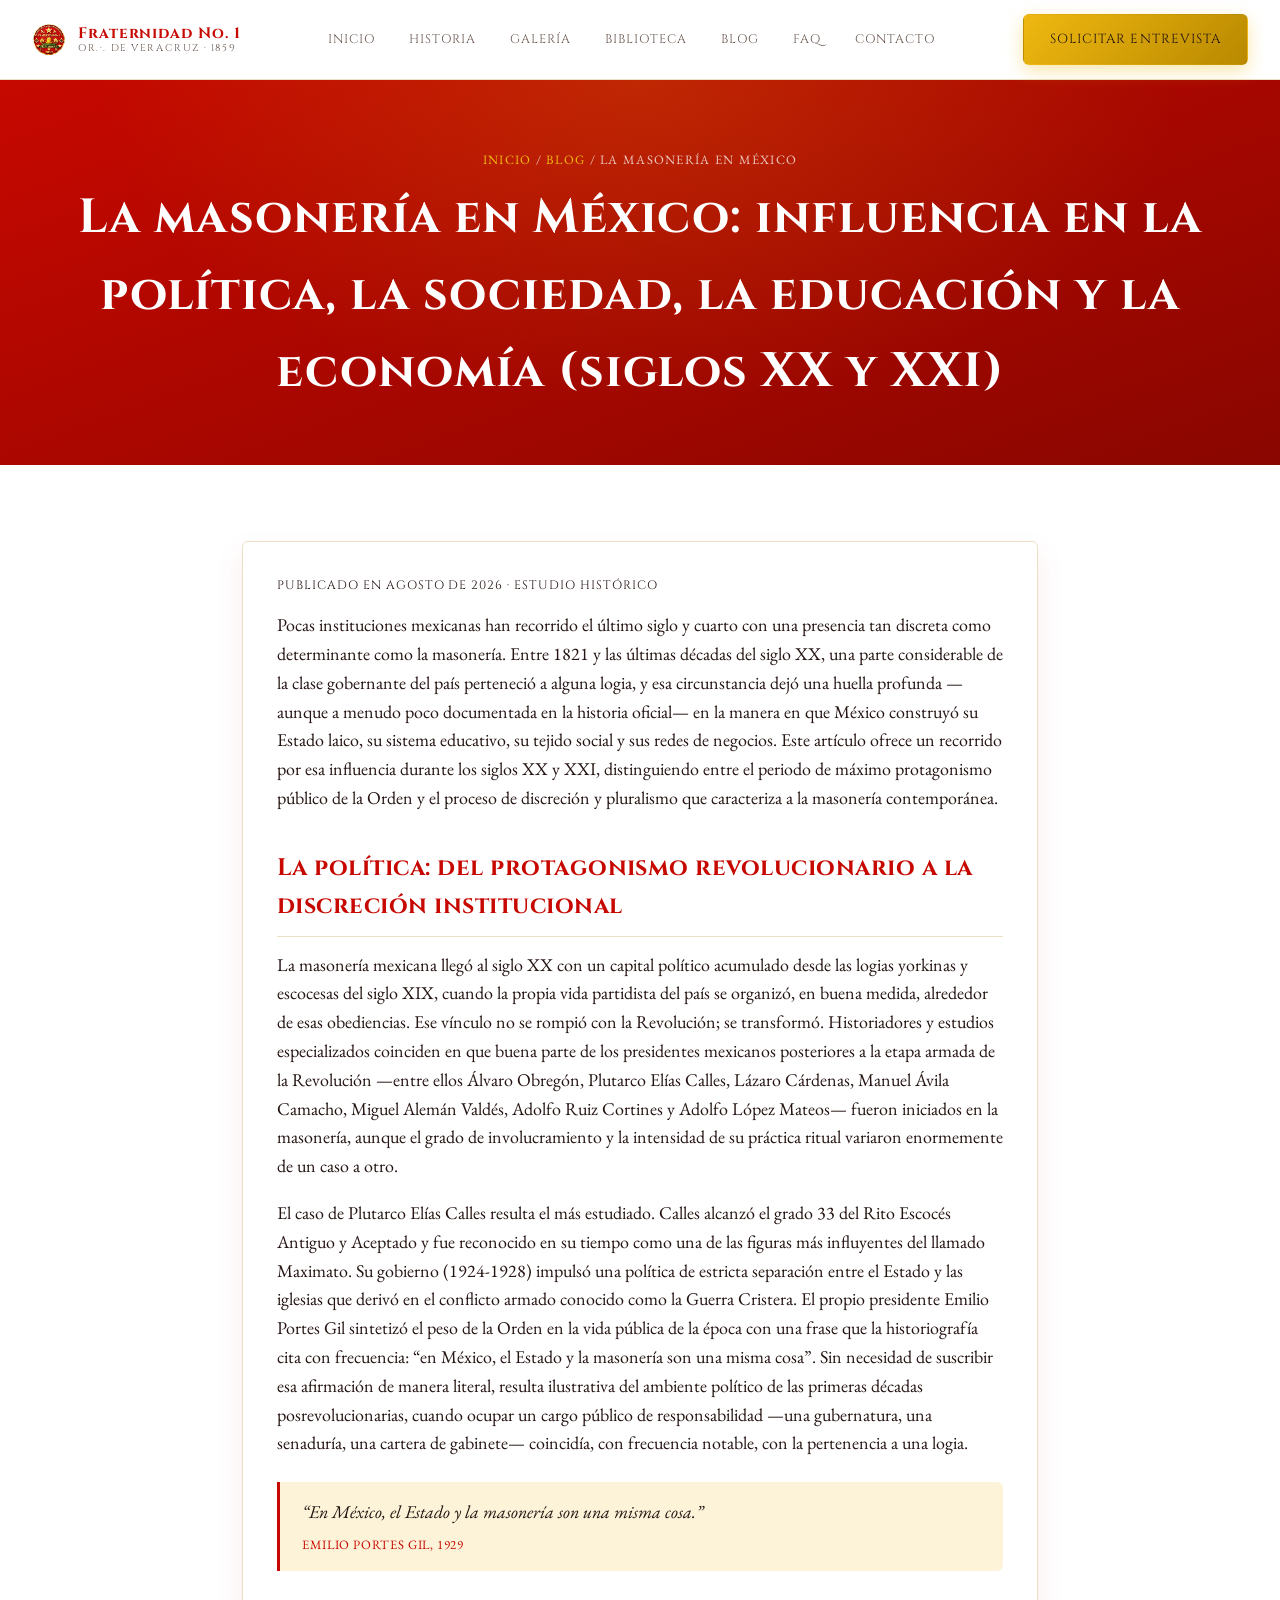
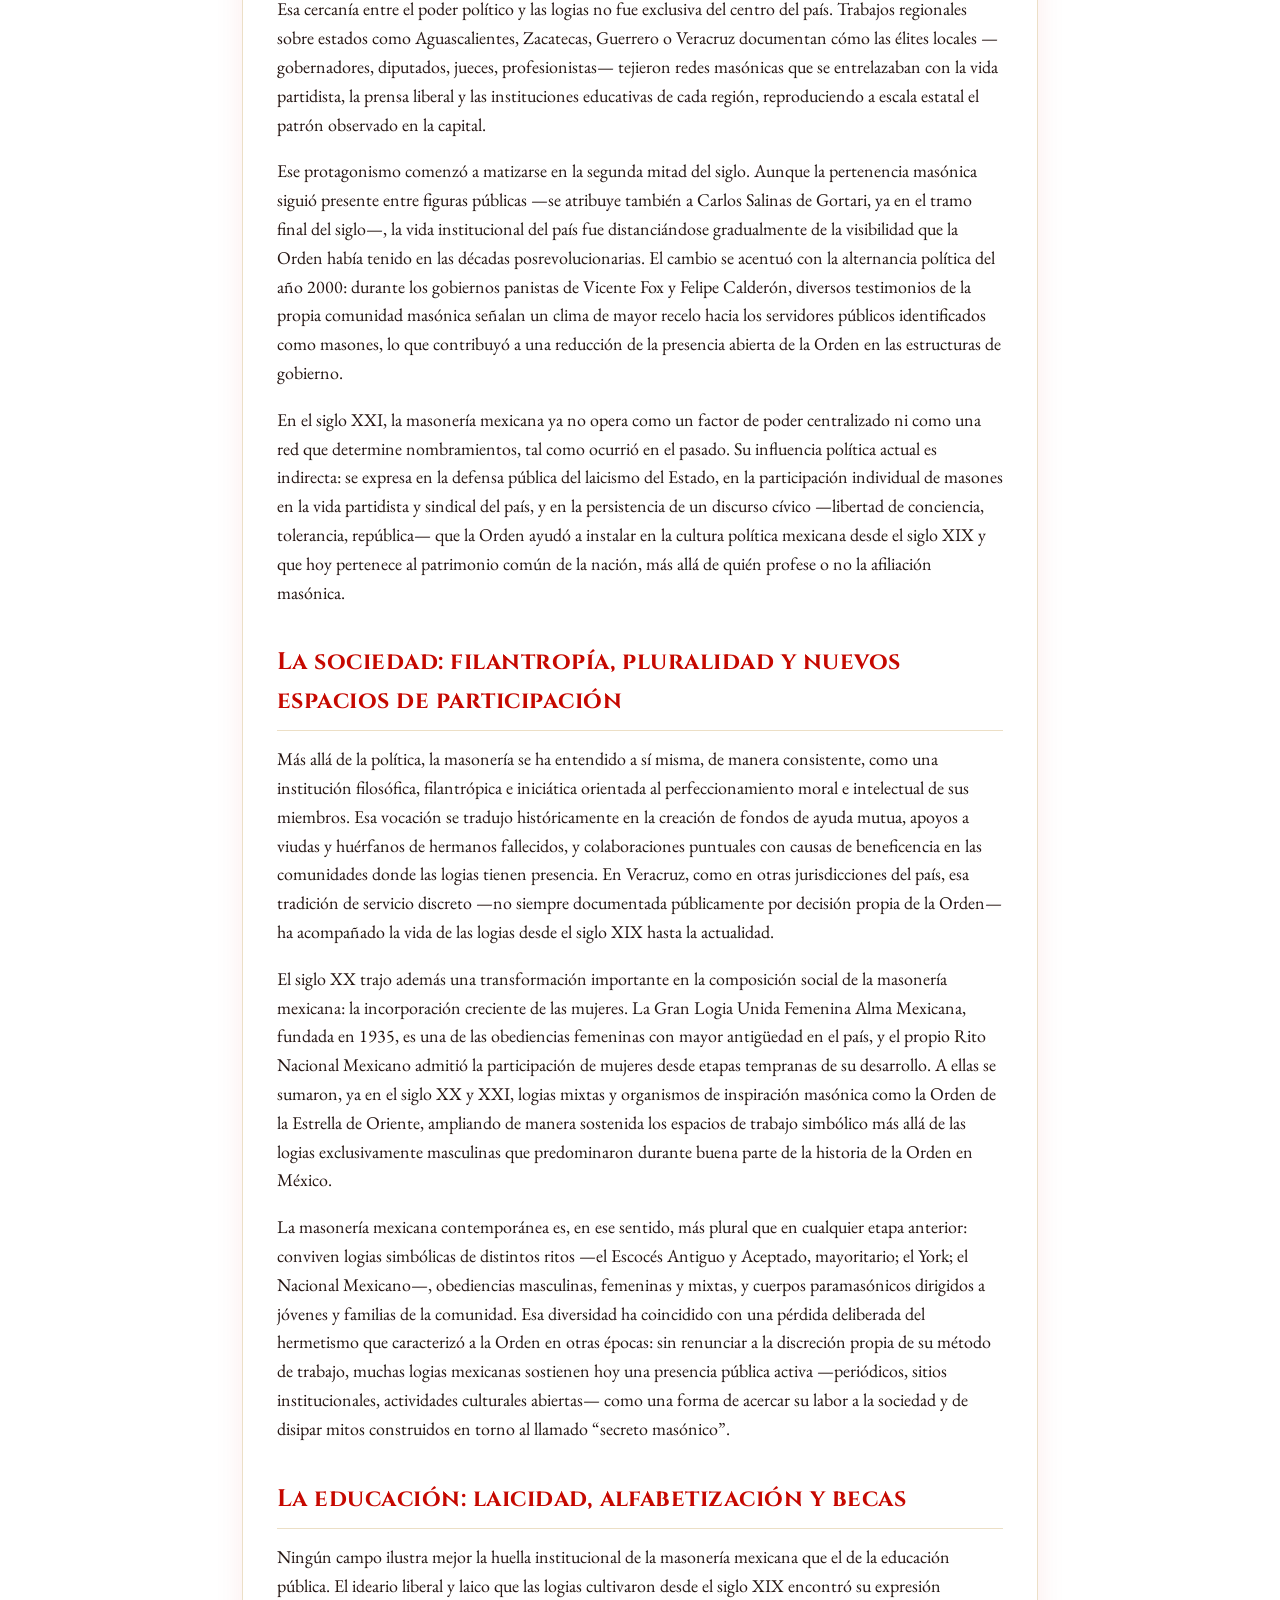
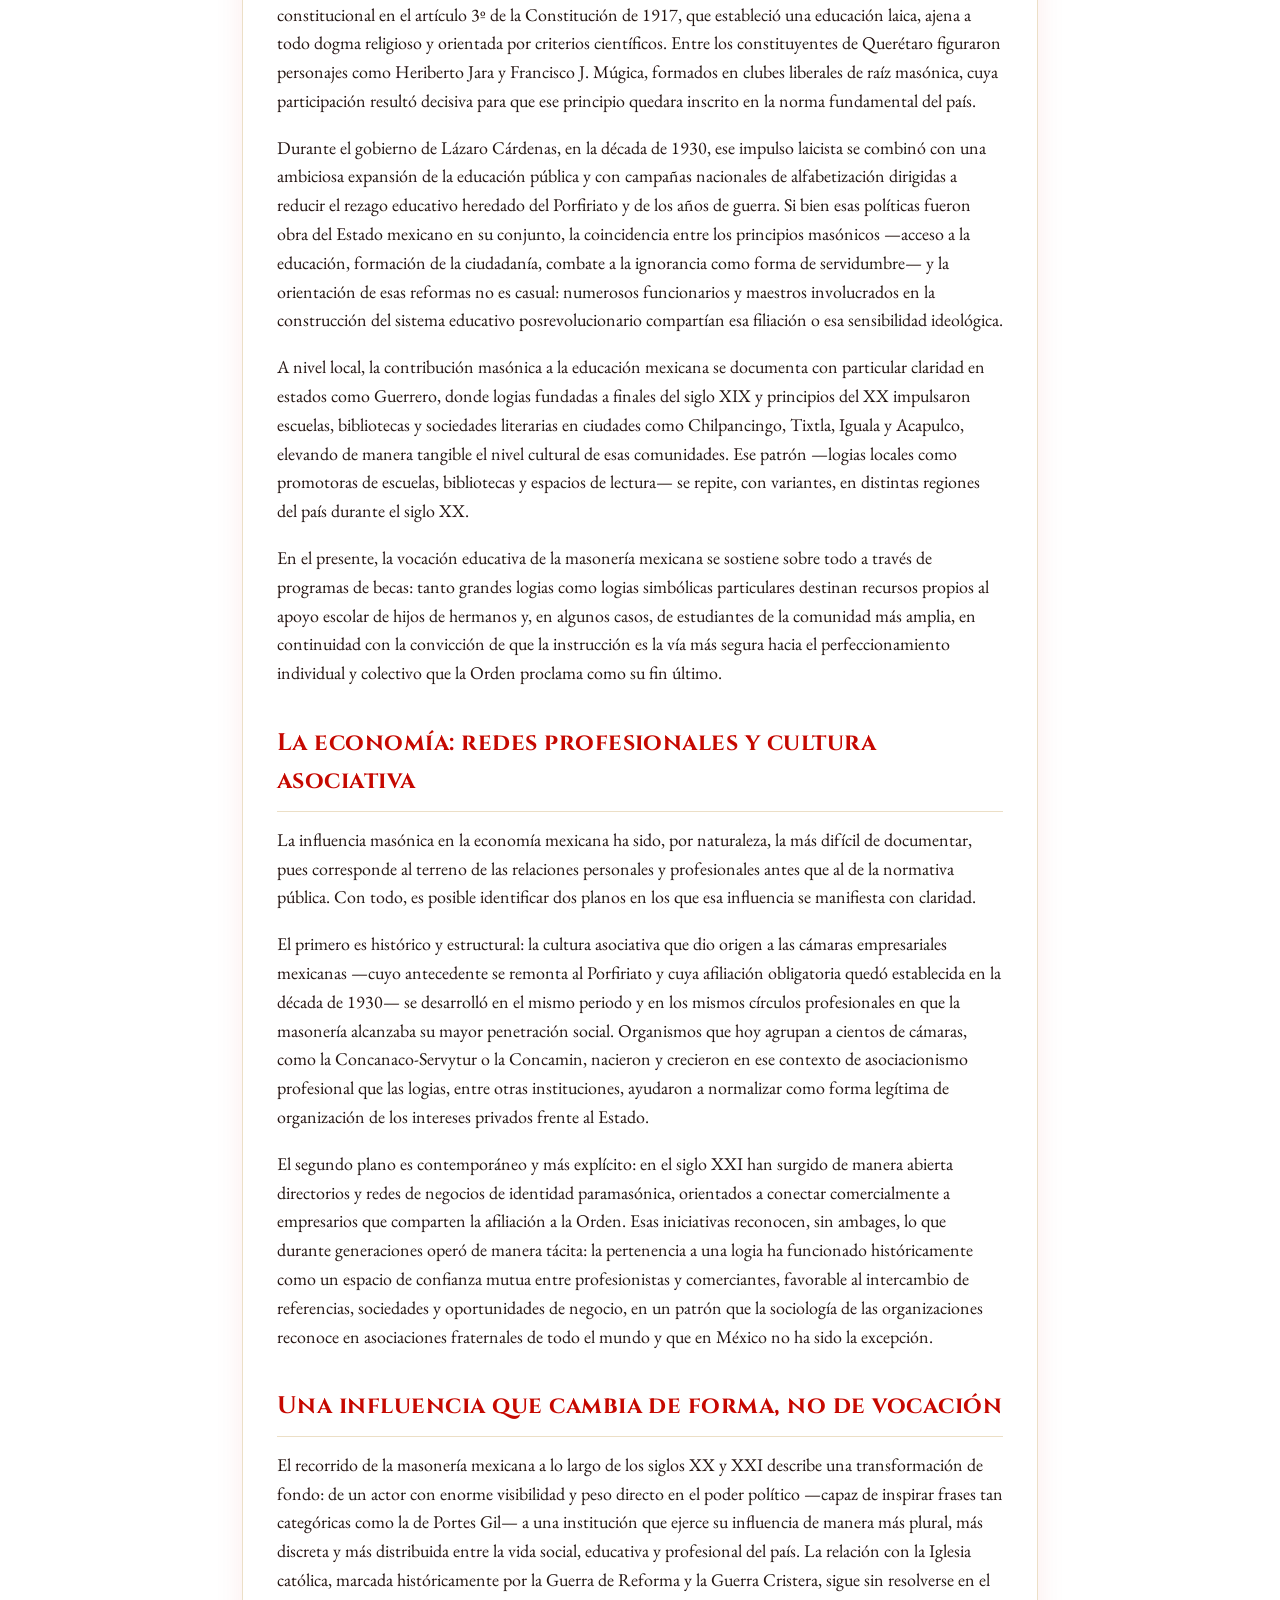
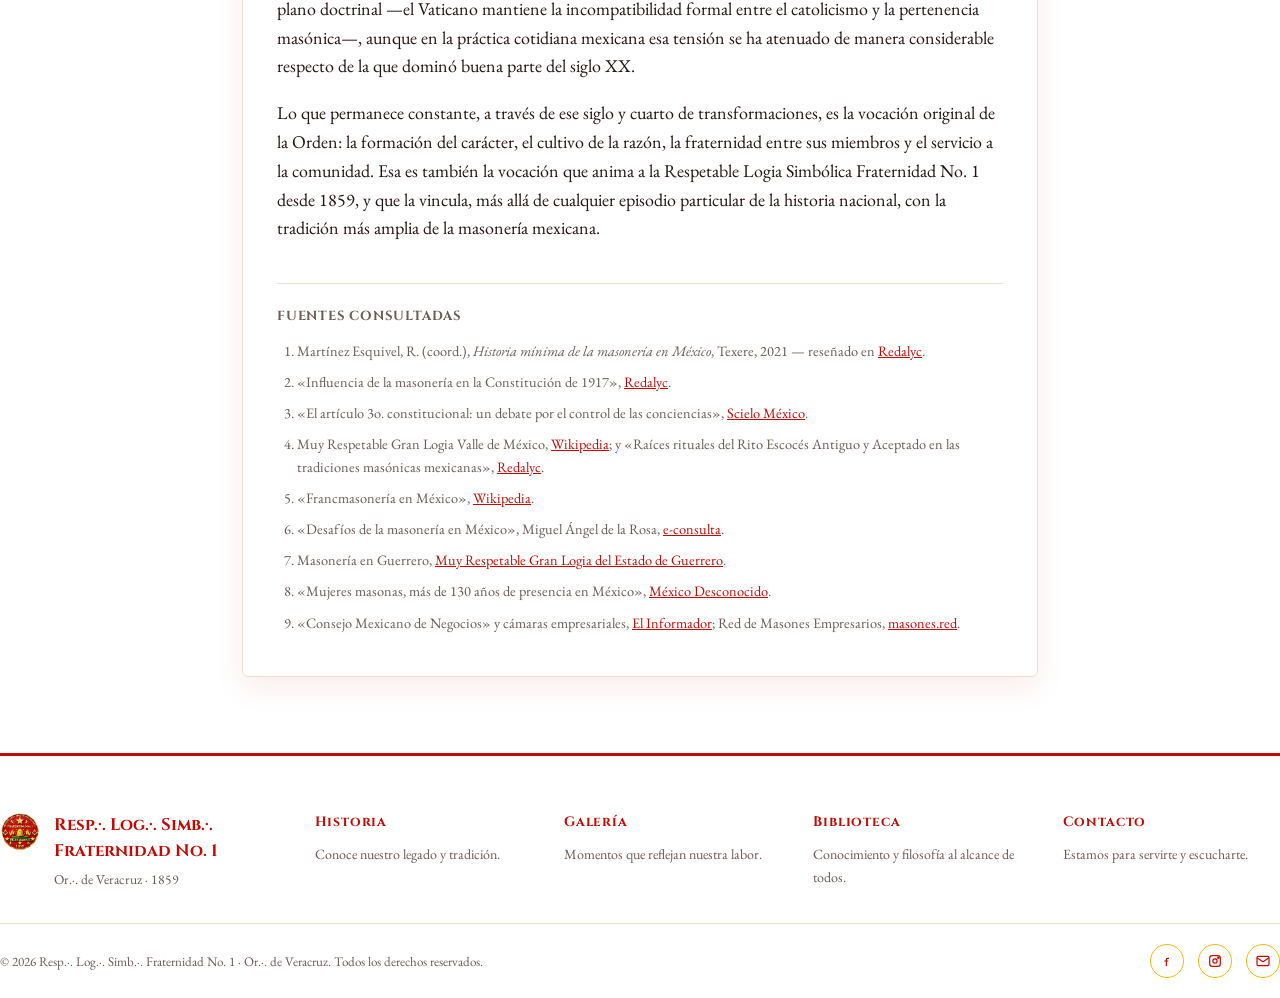
<file: blog/la-masoneria-en-mexico.html>
<!DOCTYPE html>
<html lang="es">
<head>
<meta charset="UTF-8">
<meta name="viewport" content="width=device-width, initial-scale=1">
<title>La masonería en México: siglos XX y XXI · Blog</title>
<link rel="icon" href="../assets/img/mark.png" type="image/png">
<link rel="stylesheet" href="../assets/css/style.css">
<link rel="preconnect" href="https://fonts.googleapis.com">
<link href="https://fonts.googleapis.com/css2?family=Cinzel:wght@500;600;700&family=EB+Garamond:ital,wght@0,400;0,500;1,400&display=swap" rel="stylesheet">
</head>
<body>

<header class="encabezado">
  <nav class="nav">
    <a href="../index.html" class="marca">
      <img src="../assets/img/mark.png" class="icono-marca" alt="">
      <span class="texto-marca">
        <strong>Fraternidad No. 1</strong>
        <span>Or.·. de Veracruz · 1859</span>
      </span>
    </a>
    <ul class="nav-links">
      <li><a href="../index.html">Inicio</a></li>
      <li><a href="../historia.html">Historia</a></li>
      <li><a href="../galeria.html">Galería</a></li>
      <li><a href="../biblioteca.html">Biblioteca</a></li>
      <li><a href="../blog.html">Blog</a></li>
      <li><a href="../faq.html">FAQ</a></li>
      <li><a href="../contacto.html">Contacto</a></li>
    </ul>
    <div class="nav-acciones">
      <a href="../contacto.html#entrevista" class="btn btn-oro">Solicitar Entrevista</a>
      <button class="nav-alterna" aria-label="Abrir menú"><span></span><span></span><span></span></button>
    </div>
  </nav>
</header>

<main>
  <section class="cabecera-pagina">
    <div class="migaja"><a href="../index.html">Inicio</a> / <a href="../blog.html">Blog</a> / La masonería en México</div>
    <h1>La masonería en México: influencia en la política, la sociedad, la educación y la economía (siglos XX y XXI)</h1>
  </section>

  <section class="seccion">
    <div class="contenedor articulo-shell">
      <article class="articulo-nota">
        <p class="articulo-meta">Publicado en agosto de 2026 · Estudio histórico</p>

        <p>Pocas instituciones mexicanas han recorrido el último siglo y cuarto con una presencia tan discreta como determinante como la masonería. Entre 1821 y las últimas décadas del siglo XX, una parte considerable de la clase gobernante del país perteneció a alguna logia, y esa circunstancia dejó una huella profunda —aunque a menudo poco documentada en la historia oficial— en la manera en que México construyó su Estado laico, su sistema educativo, su tejido social y sus redes de negocios. Este artículo ofrece un recorrido por esa influencia durante los siglos XX y XXI, distinguiendo entre el periodo de máximo protagonismo público de la Orden y el proceso de discreción y pluralismo que caracteriza a la masonería contemporánea.</p>

        <h2>La política: del protagonismo revolucionario a la discreción institucional</h2>

        <p>La masonería mexicana llegó al siglo XX con un capital político acumulado desde las logias yorkinas y escocesas del siglo XIX, cuando la propia vida partidista del país se organizó, en buena medida, alrededor de esas obediencias. Ese vínculo no se rompió con la Revolución; se transformó. Historiadores y estudios especializados coinciden en que buena parte de los presidentes mexicanos posteriores a la etapa armada de la Revolución —entre ellos Álvaro Obregón, Plutarco Elías Calles, Lázaro Cárdenas, Manuel Ávila Camacho, Miguel Alemán Valdés, Adolfo Ruiz Cortines y Adolfo López Mateos— fueron iniciados en la masonería, aunque el grado de involucramiento y la intensidad de su práctica ritual variaron enormemente de un caso a otro.</p>

        <p>El caso de Plutarco Elías Calles resulta el más estudiado. Calles alcanzó el grado 33 del Rito Escocés Antiguo y Aceptado y fue reconocido en su tiempo como una de las figuras más influyentes del llamado Maximato. Su gobierno (1924-1928) impulsó una política de estricta separación entre el Estado y las iglesias que derivó en el conflicto armado conocido como la Guerra Cristera. El propio presidente Emilio Portes Gil sintetizó el peso de la Orden en la vida pública de la época con una frase que la historiografía cita con frecuencia: “en México, el Estado y la masonería son una misma cosa”. Sin necesidad de suscribir esa afirmación de manera literal, resulta ilustrativa del ambiente político de las primeras décadas posrevolucionarias, cuando ocupar un cargo público de responsabilidad —una gubernatura, una senaduría, una cartera de gabinete— coincidía, con frecuencia notable, con la pertenencia a una logia.</p>

        <blockquote>
          <p>“En México, el Estado y la masonería son una misma cosa.”</p>
          <cite>Emilio Portes Gil, 1929</cite>
        </blockquote>

        <p>Esa cercanía entre el poder político y las logias no fue exclusiva del centro del país. Trabajos regionales sobre estados como Aguascalientes, Zacatecas, Guerrero o Veracruz documentan cómo las élites locales —gobernadores, diputados, jueces, profesionistas— tejieron redes masónicas que se entrelazaban con la vida partidista, la prensa liberal y las instituciones educativas de cada región, reproduciendo a escala estatal el patrón observado en la capital.</p>

        <p>Ese protagonismo comenzó a matizarse en la segunda mitad del siglo. Aunque la pertenencia masónica siguió presente entre figuras públicas —se atribuye también a Carlos Salinas de Gortari, ya en el tramo final del siglo—, la vida institucional del país fue distanciándose gradualmente de la visibilidad que la Orden había tenido en las décadas posrevolucionarias. El cambio se acentuó con la alternancia política del año 2000: durante los gobiernos panistas de Vicente Fox y Felipe Calderón, diversos testimonios de la propia comunidad masónica señalan un clima de mayor recelo hacia los servidores públicos identificados como masones, lo que contribuyó a una reducción de la presencia abierta de la Orden en las estructuras de gobierno.</p>

        <p>En el siglo XXI, la masonería mexicana ya no opera como un factor de poder centralizado ni como una red que determine nombramientos, tal como ocurrió en el pasado. Su influencia política actual es indirecta: se expresa en la defensa pública del laicismo del Estado, en la participación individual de masones en la vida partidista y sindical del país, y en la persistencia de un discurso cívico —libertad de conciencia, tolerancia, república— que la Orden ayudó a instalar en la cultura política mexicana desde el siglo XIX y que hoy pertenece al patrimonio común de la nación, más allá de quién profese o no la afiliación masónica.</p>

        <h2>La sociedad: filantropía, pluralidad y nuevos espacios de participación</h2>

        <p>Más allá de la política, la masonería se ha entendido a sí misma, de manera consistente, como una institución filosófica, filantrópica e iniciática orientada al perfeccionamiento moral e intelectual de sus miembros. Esa vocación se tradujo históricamente en la creación de fondos de ayuda mutua, apoyos a viudas y huérfanos de hermanos fallecidos, y colaboraciones puntuales con causas de beneficencia en las comunidades donde las logias tienen presencia. En Veracruz, como en otras jurisdicciones del país, esa tradición de servicio discreto —no siempre documentada públicamente por decisión propia de la Orden— ha acompañado la vida de las logias desde el siglo XIX hasta la actualidad.</p>

        <p>El siglo XX trajo además una transformación importante en la composición social de la masonería mexicana: la incorporación creciente de las mujeres. La Gran Logia Unida Femenina Alma Mexicana, fundada en 1935, es una de las obediencias femeninas con mayor antigüedad en el país, y el propio Rito Nacional Mexicano admitió la participación de mujeres desde etapas tempranas de su desarrollo. A ellas se sumaron, ya en el siglo XX y XXI, logias mixtas y organismos de inspiración masónica como la Orden de la Estrella de Oriente, ampliando de manera sostenida los espacios de trabajo simbólico más allá de las logias exclusivamente masculinas que predominaron durante buena parte de la historia de la Orden en México.</p>

        <p>La masonería mexicana contemporánea es, en ese sentido, más plural que en cualquier etapa anterior: conviven logias simbólicas de distintos ritos —el Escocés Antiguo y Aceptado, mayoritario; el York; el Nacional Mexicano—, obediencias masculinas, femeninas y mixtas, y cuerpos paramasónicos dirigidos a jóvenes y familias de la comunidad. Esa diversidad ha coincidido con una pérdida deliberada del hermetismo que caracterizó a la Orden en otras épocas: sin renunciar a la discreción propia de su método de trabajo, muchas logias mexicanas sostienen hoy una presencia pública activa —periódicos, sitios institucionales, actividades culturales abiertas— como una forma de acercar su labor a la sociedad y de disipar mitos construidos en torno al llamado “secreto masónico”.</p>

        <h2>La educación: laicidad, alfabetización y becas</h2>

        <p>Ningún campo ilustra mejor la huella institucional de la masonería mexicana que el de la educación pública. El ideario liberal y laico que las logias cultivaron desde el siglo XIX encontró su expresión constitucional en el artículo 3º de la Constitución de 1917, que estableció una educación laica, ajena a todo dogma religioso y orientada por criterios científicos. Entre los constituyentes de Querétaro figuraron personajes como Heriberto Jara y Francisco J. Múgica, formados en clubes liberales de raíz masónica, cuya participación resultó decisiva para que ese principio quedara inscrito en la norma fundamental del país.</p>

        <p>Durante el gobierno de Lázaro Cárdenas, en la década de 1930, ese impulso laicista se combinó con una ambiciosa expansión de la educación pública y con campañas nacionales de alfabetización dirigidas a reducir el rezago educativo heredado del Porfiriato y de los años de guerra. Si bien esas políticas fueron obra del Estado mexicano en su conjunto, la coincidencia entre los principios masónicos —acceso a la educación, formación de la ciudadanía, combate a la ignorancia como forma de servidumbre— y la orientación de esas reformas no es casual: numerosos funcionarios y maestros involucrados en la construcción del sistema educativo posrevolucionario compartían esa filiación o esa sensibilidad ideológica.</p>

        <p>A nivel local, la contribución masónica a la educación mexicana se documenta con particular claridad en estados como Guerrero, donde logias fundadas a finales del siglo XIX y principios del XX impulsaron escuelas, bibliotecas y sociedades literarias en ciudades como Chilpancingo, Tixtla, Iguala y Acapulco, elevando de manera tangible el nivel cultural de esas comunidades. Ese patrón —logias locales como promotoras de escuelas, bibliotecas y espacios de lectura— se repite, con variantes, en distintas regiones del país durante el siglo XX.</p>

        <p>En el presente, la vocación educativa de la masonería mexicana se sostiene sobre todo a través de programas de becas: tanto grandes logias como logias simbólicas particulares destinan recursos propios al apoyo escolar de hijos de hermanos y, en algunos casos, de estudiantes de la comunidad más amplia, en continuidad con la convicción de que la instrucción es la vía más segura hacia el perfeccionamiento individual y colectivo que la Orden proclama como su fin último.</p>

        <h2>La economía: redes profesionales y cultura asociativa</h2>

        <p>La influencia masónica en la economía mexicana ha sido, por naturaleza, la más difícil de documentar, pues corresponde al terreno de las relaciones personales y profesionales antes que al de la normativa pública. Con todo, es posible identificar dos planos en los que esa influencia se manifiesta con claridad.</p>

        <p>El primero es histórico y estructural: la cultura asociativa que dio origen a las cámaras empresariales mexicanas —cuyo antecedente se remonta al Porfiriato y cuya afiliación obligatoria quedó establecida en la década de 1930— se desarrolló en el mismo periodo y en los mismos círculos profesionales en que la masonería alcanzaba su mayor penetración social. Organismos que hoy agrupan a cientos de cámaras, como la Concanaco-Servytur o la Concamin, nacieron y crecieron en ese contexto de asociacionismo profesional que las logias, entre otras instituciones, ayudaron a normalizar como forma legítima de organización de los intereses privados frente al Estado.</p>

        <p>El segundo plano es contemporáneo y más explícito: en el siglo XXI han surgido de manera abierta directorios y redes de negocios de identidad paramasónica, orientados a conectar comercialmente a empresarios que comparten la afiliación a la Orden. Esas iniciativas reconocen, sin ambages, lo que durante generaciones operó de manera tácita: la pertenencia a una logia ha funcionado históricamente como un espacio de confianza mutua entre profesionistas y comerciantes, favorable al intercambio de referencias, sociedades y oportunidades de negocio, en un patrón que la sociología de las organizaciones reconoce en asociaciones fraternales de todo el mundo y que en México no ha sido la excepción.</p>

        <h2>Una influencia que cambia de forma, no de vocación</h2>

        <p>El recorrido de la masonería mexicana a lo largo de los siglos XX y XXI describe una transformación de fondo: de un actor con enorme visibilidad y peso directo en el poder político —capaz de inspirar frases tan categóricas como la de Portes Gil— a una institución que ejerce su influencia de manera más plural, más discreta y más distribuida entre la vida social, educativa y profesional del país. La relación con la Iglesia católica, marcada históricamente por la Guerra de Reforma y la Guerra Cristera, sigue sin resolverse en el plano doctrinal —el Vaticano mantiene la incompatibilidad formal entre el catolicismo y la pertenencia masónica—, aunque en la práctica cotidiana mexicana esa tensión se ha atenuado de manera considerable respecto de la que dominó buena parte del siglo XX.</p>

        <p>Lo que permanece constante, a través de ese siglo y cuarto de transformaciones, es la vocación original de la Orden: la formación del carácter, el cultivo de la razón, la fraternidad entre sus miembros y el servicio a la comunidad. Esa es también la vocación que anima a la Respetable Logia Simbólica Fraternidad No. 1 desde 1859, y que la vincula, más allá de cualquier episodio particular de la historia nacional, con la tradición más amplia de la masonería mexicana.</p>

        <div class="articulo-fuentes">
          <h4>Fuentes consultadas</h4>
          <ol>
            <li>Martínez Esquivel, R. (coord.), <em>Historia mínima de la masonería en México</em>, Texere, 2021 — reseñado en <a href="https://www.redalyc.org/journal/3695/369581768009/" target="_blank" rel="noopener">Redalyc</a>.</li>
            <li>«Influencia de la masonería en la Constitución de 1917», <a href="https://www.redalyc.org/journal/3695/369553422014/html/" target="_blank" rel="noopener">Redalyc</a>.</li>
            <li>«El artículo 3o. constitucional: un debate por el control de las conciencias», <a href="https://www.scielo.org.mx/scielo.php?script=sci_arttext&amp;pid=S1405-91932013000100007" target="_blank" rel="noopener">Scielo México</a>.</li>
            <li>Muy Respetable Gran Logia Valle de México, <a href="https://es.wikipedia.org/wiki/Muy_Respetable_Gran_Logia_Valle_de_M%C3%A9xico" target="_blank" rel="noopener">Wikipedia</a>; y «Raíces rituales del Rito Escocés Antiguo y Aceptado en las tradiciones masónicas mexicanas», <a href="https://www.redalyc.org/journal/3695/369574554002/html/" target="_blank" rel="noopener">Redalyc</a>.</li>
            <li>«Francmasonería en México», <a href="https://es.wikipedia.org/wiki/Francmasoner%C3%ADa_en_M%C3%A9xico" target="_blank" rel="noopener">Wikipedia</a>.</li>
            <li>«Desafíos de la masonería en México», Miguel Ángel de la Rosa, <a href="https://www.e-consulta.com/opinion/2026-03-31/desafios-de-la-masoneria-en-mexico" target="_blank" rel="noopener">e-consulta</a>.</li>
            <li>Masonería en Guerrero, <a href="https://www.granlogiaguerrero.com/historia/" target="_blank" rel="noopener">Muy Respetable Gran Logia del Estado de Guerrero</a>.</li>
            <li>«Mujeres masonas, más de 130 años de presencia en México», <a href="https://www.mexicodesconocido.com.mx/mujeres-masonas-logias-femeninas.html" target="_blank" rel="noopener">México Desconocido</a>.</li>
            <li>«Consejo Mexicano de Negocios» y cámaras empresariales, <a href="https://www.informador.mx/economia/Consejo-Mexicano-de-Negocios-el-misterioso-grupo-de-los-mas-ricos-que-ha-sido-clave-en-las-decisiones-economicas-del-pais-20200304-0105.html" target="_blank" rel="noopener">El Informador</a>; Red de Masones Empresarios, <a href="https://masones.red/" target="_blank" rel="noopener">masones.red</a>.</li>
          </ol>
        </div>
      </article>
    </div>
  </section>
</main>

<footer class="pie">
  <div class="contenedor pie-grid">
    <div class="pie-marca">
      <img src="../assets/img/mark.png" class="icono-marca" alt="">
      <div>
        <strong>Resp.·. Log.·. Simb.·. Fraternidad No. 1</strong>
        <span>Or.·. de Veracruz · 1859</span>
      </div>
    </div>
    <div class="pie-columna"><h4>Historia</h4><p><a href="../historia.html">Conoce nuestro legado y tradición.</a></p></div>
    <div class="pie-columna"><h4>Galería</h4><p><a href="../galeria.html">Momentos que reflejan nuestra labor.</a></p></div>
    <div class="pie-columna"><h4>Biblioteca</h4><p><a href="../biblioteca.html">Conocimiento y filosofía al alcance de todos.</a></p></div>
    <div class="pie-columna"><h4>Contacto</h4><p><a href="../contacto.html">Estamos para servirte y escucharte.</a></p></div>
  </div>
  <div class="contenedor pie-inferior">
    <span>© 2026 Resp.·. Log.·. Simb.·. Fraternidad No. 1 · Or.·. de Veracruz. Todos los derechos reservados.</span>
    <div class="pie-social">
      <a href="https://www.facebook.com/rlsfraternidadnum1" target="_blank" rel="noopener" aria-label="Facebook"><svg viewBox="0 0 24 24" fill="none" stroke="currentColor" stroke-width="1.8"><path d="M15 8h-2a2 2 0 00-2 2v10M8 12h6"/></svg></a>
      <a href="https://www.instagram.com/r.l.s.fraternidad.no.1/" target="_blank" rel="noopener" aria-label="Instagram"><svg viewBox="0 0 24 24" fill="none" stroke="currentColor" stroke-width="1.8"><rect x="4" y="4" width="16" height="16" rx="4"/><circle cx="12" cy="12" r="3.2"/><circle cx="17" cy="7" r="1"/></svg></a>
      <a href="../contacto.html" aria-label="Correo"><svg viewBox="0 0 24 24" fill="none" stroke="currentColor" stroke-width="1.8"><rect x="3" y="5" width="18" height="14" rx="2"/><path d="M3 7l9 6 9-6"/></svg></a>
    </div>
  </div>
</footer>

<script src="../assets/js/config.js"></script>
<script src="../assets/js/main.js"></script>
</body>
</html>
</file>
<file: assets/css/style.css>
/* =========================================================
   Fraternidad No. 1 — hoja de estilos del sitio público
   Paleta institucional validada en Memoria_Tecnica.md (MT-0021):
   rojo #C60800, dorado #EFB810, blanco #FFFFFF, verde #7BB369.
   Rojo se usa como color de énfasis (encabezado interno, pie,
   héroe); blanco es el fondo principal de lectura del sitio.
   ========================================================= */

:root{
  --rojo:#C60800;
  --rojo-oscuro:#8a0600;
  --rojo-tenue:#fbeae8;
  --dorado:#EFB810;
  --dorado-oscuro:#b98900;
  --dorado-tenue:#fdf3d8;
  --verde:#7BB369;
  --verde-oscuro:#5c8f4c;
  --blanco:#FFFFFF;
  --texto:#241411;
  --texto-tenue:#6b5a52;
  --borde:#ecdfc6;
  --sombra: 0 12px 30px rgba(198,8,0,.08);
  --radio:6px;
  --fuente-titulo:'Cinzel', Georgia, 'Times New Roman', serif;
  --fuente-texto:'EB Garamond', Georgia, serif;
  --max-ancho:1360px;
}

*,*::before,*::after{box-sizing:border-box;}
html{scroll-behavior:smooth;}
body{
  margin:0;
  background:var(--blanco);
  color:var(--texto);
  font-family:var(--fuente-texto);
  font-size:18px;
  line-height:1.6;
}
img{max-width:100%;display:block;}
a{color:inherit;text-decoration:none;}
ul{list-style:none;margin:0;padding:0;}
h1,h2,h3,h4{
  font-family:var(--fuente-titulo);
  color:var(--rojo);
  margin:0 0 .5em;
  letter-spacing:.02em;
}
.contenedor{
  max-width:var(--max-ancho);
  margin:0 auto;
  padding:0 32px;
}
.oro{color:var(--dorado-oscuro);}
.sr-solo{
  position:absolute;width:1px;height:1px;overflow:hidden;
  clip:rect(0,0,0,0);white-space:nowrap;
}

/* ---------- Botones ---------- */
.btn{
  display:inline-flex;
  align-items:center;
  gap:.5em;
  padding:14px 26px;
  border-radius:var(--radio);
  font-family:var(--fuente-titulo);
  font-size:.82rem;
  letter-spacing:.08em;
  text-transform:uppercase;
  border:1px solid transparent;
  cursor:pointer;
  transition:transform .15s ease, box-shadow .15s ease, background .2s ease;
}
.btn:hover{transform:translateY(-2px);}
.btn-oro{
  background:linear-gradient(135deg,var(--dorado),var(--dorado-oscuro) 100%);
  color:var(--texto);
  box-shadow:0 6px 18px rgba(239,184,16,.35);
}
.btn-oro:hover{box-shadow:0 10px 24px rgba(239,184,16,.5);}
.btn-contorno{
  background:transparent;
  border-color:var(--rojo);
  color:var(--rojo);
}
.btn-contorno:hover{background:var(--rojo-tenue);}
/* variante para botones sobre fondos rojos (héroe, banners internos) */
.heroe .btn-contorno{
  border-color:var(--blanco);
  color:var(--blanco);
  background:rgba(255,255,255,.1);
}
.heroe .btn-contorno:hover{background:rgba(255,255,255,.2);}
.btn-grande{padding:16px 32px;font-size:.9rem;}

/* ---------- Encabezado / navegación ---------- */
.encabezado{
  position:sticky;
  top:0;
  z-index:100;
  background:var(--blanco);
  border-bottom:1px solid var(--borde);
}
.nav{
  display:flex;
  align-items:center;
  justify-content:space-between;
  gap:24px;
  padding:14px 32px;
  max-width:var(--max-ancho);
  margin:0 auto;
}
.marca{
  display:flex;
  align-items:center;
  gap:12px;
  font-family:var(--fuente-titulo);
}
.marca .icono-marca{width:34px;height:34px;color:var(--rojo);flex:none;}
.marca .texto-marca{display:flex;flex-direction:column;line-height:1.15;}
.marca .texto-marca strong{font-size:.95rem;letter-spacing:.06em;color:var(--rojo);}
.marca .texto-marca span{font-size:.62rem;letter-spacing:.16em;color:var(--texto-tenue);text-transform:uppercase;}

.nav-links{
  display:flex;
  gap:30px;
  flex:1;
  justify-content:center;
  font-family:var(--fuente-titulo);
  font-size:.78rem;
  letter-spacing:.08em;
  text-transform:uppercase;
}
.nav-links a{
  padding:6px 2px;
  border-bottom:2px solid transparent;
  color:var(--texto-tenue);
  transition:color .15s ease, border-color .15s ease;
}
.nav-links a:hover,
.nav-links a.activo{color:var(--rojo);border-color:var(--dorado);}

.nav-acciones{display:flex;align-items:center;gap:18px;}

.nav-alterna{
  display:none;
  flex-direction:column;
  gap:5px;
  background:none;
  border:none;
  cursor:pointer;
  padding:6px;
}
.nav-alterna span{width:24px;height:2px;background:var(--rojo);}

/* ---------- Héroe ---------- */
.heroe{
  position:relative;
  overflow:hidden;
  background:linear-gradient(160deg, var(--rojo) 0%, var(--rojo-oscuro) 85%);
}
.heroe-imagen img{
  width:100%;
  height:auto;
  display:block;
}
.heroe-botones{
  display:flex;
  gap:16px;
  flex-wrap:wrap;
  justify-content:center;
  padding:32px 32px 40px;
}
.franja-damero{
  height:26px;
  background-image:
    linear-gradient(45deg, var(--dorado) 25%, transparent 25%),
    linear-gradient(-45deg, var(--dorado) 25%, transparent 25%),
    linear-gradient(45deg, transparent 75%, var(--dorado) 75%),
    linear-gradient(-45deg, transparent 75%, var(--dorado) 75%);
  background-size:26px 26px;
  background-position:0 0, 0 13px, 13px -13px, -13px 0px;
  background-color:var(--rojo-oscuro);
}

/* ---------- Historia + valores ---------- */
.historia-valores{
  display:grid;
  grid-template-columns:1fr 1.2fr;
}
.panel-historia{
  background:var(--rojo-tenue);
  padding:64px 48px;
}
.panel-historia h2{font-size:2rem;}
.panel-historia p{color:var(--texto-tenue);margin-bottom:14px;}
.panel-valores{
  background:var(--blanco);
  padding:64px 40px;
}
.panel-valores h2{font-size:2rem;text-align:center;margin-bottom:36px;}
.valores-grid{
  display:grid;
  grid-template-columns:repeat(2,1fr);
  gap:32px;
}
.valor{text-align:center;}
.valor .icono-valor{
  width:56px;height:56px;margin:0 auto 14px;
  object-fit:contain;
}
.valor h3{font-size:1.1rem;margin-bottom:6px;}
.valor p{color:var(--texto-tenue);font-size:.98rem;}

/* ---------- Cita ---------- */
.franja-cita{
  padding:34px 24px;
  text-align:center;
  background:var(--dorado-tenue);
  border-top:1px solid var(--borde);
  border-bottom:1px solid var(--borde);
}
.franja-cita p{
  font-family:var(--fuente-titulo);
  color:var(--rojo);
  letter-spacing:.03em;
  font-size:1.05rem;
  margin:0;
}

/* ---------- Encabezado de página interna ---------- */
.cabecera-pagina{
  padding:70px 0 54px;
  text-align:center;
  background:
    radial-gradient(ellipse at 50% 0%, rgba(239,184,16,.18), transparent 60%),
    linear-gradient(160deg, var(--rojo), var(--rojo-oscuro));
}
.cabecera-pagina .migaja{
  font-size:.8rem;
  letter-spacing:.1em;
  text-transform:uppercase;
  color:rgba(255,255,255,.75);
  margin-bottom:10px;
}
.cabecera-pagina .migaja a{color:var(--dorado);}
.cabecera-pagina h1{font-size:clamp(2.1rem,4vw,3rem);margin:0;color:var(--blanco);}

/* ---------- Secciones genéricas ---------- */
.seccion{padding:76px 0;}
.seccion-alt{background:var(--dorado-tenue);}
.seccion-titulo{text-align:center;max-width:720px;margin:0 auto 48px;}
.seccion-titulo h2{font-size:2.1rem;}
.seccion-titulo p{color:var(--texto-tenue);}

/* ---------- Galería ---------- */
.galeria-grid{
  display:grid;
  grid-template-columns:repeat(3,1fr);
  gap:22px;
}
.galeria-item{
  position:relative;
  aspect-ratio:4/3;
  border-radius:var(--radio);
  border:1px solid var(--borde);
  background:var(--rojo-tenue);
  overflow:hidden;
  box-shadow:var(--sombra);
}
.galeria-item img{
  width:100%;
  height:100%;
  object-fit:cover;
  display:block;
}
.galeria-item span{
  position:absolute;
  left:0;
  right:0;
  bottom:0;
  padding:14px 16px;
  font-size:.85rem;
  letter-spacing:.03em;
  text-transform:uppercase;
  color:var(--blanco);
  background:linear-gradient(180deg,transparent,rgba(9,9,9,.78));
}

/* ---------- Biblioteca (landing de enlace) ---------- */
.biblioteca-tarjeta{
  display:grid;
  grid-template-columns:1fr 1fr;
  gap:48px;
  align-items:center;
  background:linear-gradient(160deg,var(--rojo),var(--rojo-oscuro));
  border-radius:var(--radio);
  padding:52px;
}
.biblioteca-tarjeta h2{font-size:1.9rem;color:var(--blanco);}
.biblioteca-tarjeta p{color:rgba(255,255,255,.85);margin-bottom:26px;}
.biblioteca-lista{margin:0 0 28px;padding:0;}
.biblioteca-lista li{
  padding-left:26px;
  position:relative;
  color:rgba(255,255,255,.85);
  margin-bottom:10px;
}
.biblioteca-lista li::before{
  content:'✦';
  position:absolute;left:0;top:0;
  color:var(--dorado);
}
.biblioteca-arte{
  display:flex;
  flex-direction:column;
  justify-content:center;
  align-items:center;
  min-height:260px;
  border:1px dashed rgba(255,255,255,.45);
  border-radius:var(--radio);
  padding:40px;
  text-align:center;
  color:rgba(255,255,255,.85);
  background:rgba(255,255,255,.03);
}
.biblioteca-arte-imagen{
  width:min(260px,100%);
  height:auto;
  max-height:220px;
  object-fit:contain;
  display:block;
  margin:0 auto 16px;
  filter:drop-shadow(0 8px 16px rgba(0,0,0,.35));
}
.biblioteca-arte p{margin:0;}

/* ---------- Blog institucional ---------- */
.blog-hero{
  display:grid;
  grid-template-columns:1.15fr .85fr;
  gap:34px;
  align-items:start;
  background:linear-gradient(160deg, rgba(198,8,0,.08), rgba(239,184,16,.12));
  border:1px solid var(--borde);
  border-radius:var(--radio);
  padding:38px;
  margin-bottom:34px;
  box-shadow:var(--sombra);
}
.blog-hero h2{font-size:1.9rem;margin-bottom:14px;}
.blog-hero p{margin:0 0 12px;color:var(--texto-tenue);}
.eyebrow{
  display:inline-block;
  font-family:var(--fuente-titulo);
  font-size:.78rem;
  letter-spacing:.12em;
  text-transform:uppercase;
  color:var(--rojo);
  margin-bottom:14px !important;
}
.blog-hero-panel{
  background:var(--blanco);
  border:1px solid var(--borde);
  border-radius:var(--radio);
  padding:24px;
}
.blog-hero-panel h3{margin-bottom:10px;}
.blog-grid{
  display:grid;
  grid-template-columns:repeat(2,1fr);
  gap:24px;
}
.blog-card{
  background:var(--blanco);
  border:1px solid var(--borde);
  border-radius:var(--radio);
  padding:26px;
  box-shadow:var(--sombra);
}
.blog-card h3{font-size:1.15rem;margin-bottom:10px;}
.blog-card p{color:var(--texto-tenue);margin:0 0 16px;}
.blog-card a{color:var(--rojo);font-family:var(--fuente-titulo);font-size:.88rem;}
.blog-etiqueta{
  display:inline-block;
  background:var(--dorado-tenue);
  color:var(--rojo);
  border-radius:999px;
  padding:4px 10px;
  font-size:.72rem;
  letter-spacing:.08em;
  text-transform:uppercase;
  margin-bottom:12px;
}
.articulo-shell{max-width:860px;}
.articulo-nota{
  background:var(--blanco);
  border:1px solid var(--borde);
  border-radius:var(--radio);
  padding:34px;
  box-shadow:var(--sombra);
}
.articulo-meta{
  font-family:var(--fuente-titulo);
  letter-spacing:.08em;
  text-transform:uppercase;
  color:var(--rojo);
  font-size:.76rem;
  margin-bottom:16px !important;
}
.articulo-nota p{margin:0 0 18px;color:var(--texto);}
.articulo-nota h2{font-size:1.5rem;margin:36px 0 14px;padding-bottom:10px;border-bottom:1px solid var(--borde);}
.articulo-nota h3{font-size:1.12rem;margin:26px 0 10px;color:var(--texto);}
.articulo-nota ul{list-style:none;margin:0 0 18px;padding:0;}
.articulo-nota ul li{position:relative;padding-left:22px;margin-bottom:10px;color:var(--texto);}
.articulo-nota ul li::before{content:"";position:absolute;left:0;top:.55em;width:8px;height:8px;border-radius:50%;background:var(--dorado);}
.articulo-nota blockquote{
  margin:24px 0;
  padding:16px 22px;
  border-left:3px solid var(--rojo);
  background:var(--dorado-tenue);
  border-radius:0 var(--radio) var(--radio) 0;
  color:var(--texto);
  font-style:italic;
}
.articulo-nota blockquote p{margin:0;}
.articulo-nota blockquote cite{display:block;margin-top:8px;font-style:normal;font-size:.8rem;letter-spacing:.05em;text-transform:uppercase;color:var(--rojo);}
.articulo-fuentes{margin-top:40px;padding-top:22px;border-top:1px solid var(--borde);}
.articulo-fuentes h4{font-size:.82rem;letter-spacing:.06em;text-transform:uppercase;color:var(--texto-tenue);margin-bottom:12px;}
.articulo-fuentes ol{list-style:decimal;margin:0;padding-left:20px;color:var(--texto-tenue);font-size:.9rem;}
.articulo-fuentes li{margin-bottom:8px;}
.articulo-fuentes a{color:var(--rojo);text-decoration:underline;}

.tarjetas-tres{
  display:grid;
  grid-template-columns:repeat(3,1fr);
  gap:26px;
  margin-top:56px;
}
.tarjeta-simple{
  background:var(--blanco);
  border:1px solid var(--borde);
  border-radius:var(--radio);
  padding:28px;
  box-shadow:var(--sombra);
}
.tarjeta-simple svg{width:32px;height:32px;color:var(--verde);margin-bottom:12px;}
.tarjeta-simple h3{font-size:1.05rem;margin-bottom:8px;}
.tarjeta-simple p{color:var(--texto-tenue);font-size:.96rem;margin:0;}

/* ---------- FAQ ---------- */
.faq-lista{max-width:820px;margin:0 auto;}
.faq-item{
  border-bottom:1px solid var(--borde);
}
.faq-pregunta{
  width:100%;
  text-align:left;
  background:none;
  border:none;
  color:var(--texto);
  font-family:var(--fuente-titulo);
  font-size:1.05rem;
  padding:22px 4px;
  display:flex;
  justify-content:space-between;
  align-items:center;
  cursor:pointer;
  gap:16px;
}
.faq-pregunta .mas{color:var(--rojo);font-size:1.4rem;transition:transform .2s ease;flex:none;}
.faq-item.abierto .mas{transform:rotate(45deg);}
.faq-respuesta{
  max-height:0;
  overflow:hidden;
  transition:max-height .25s ease;
  color:var(--texto-tenue);
}
.faq-item.abierto .faq-respuesta{max-height:280px;}
.faq-respuesta p{padding:0 4px 22px;margin:0;}

/* ---------- Contacto ---------- */
.contacto-grid{
  display:grid;
  grid-template-columns:1fr 1fr;
  gap:48px;
}
.contacto-info .item-contacto{
  display:flex;
  gap:16px;
  margin-bottom:26px;
}
.contacto-info svg{width:26px;height:26px;color:var(--rojo);flex:none;}
.contacto-info h3{font-size:1rem;margin-bottom:4px;}
.contacto-info p{color:var(--texto-tenue);margin:0;}

.form-contacto{
  background:var(--dorado-tenue);
  border:1px solid var(--borde);
  border-radius:var(--radio);
  padding:36px;
  display:flex;
  flex-direction:column;
  gap:18px;
}
.campo{display:flex;flex-direction:column;gap:6px;}
.campo label{
  font-family:var(--fuente-titulo);
  font-size:.72rem;
  letter-spacing:.08em;
  text-transform:uppercase;
  color:var(--texto-tenue);
}
.campo input,.campo textarea,.campo select{
  background:var(--blanco);
  border:1px solid var(--borde);
  border-radius:4px;
  padding:12px 14px;
  color:var(--texto);
  font-family:var(--fuente-texto);
  font-size:1rem;
}
.campo input:focus,.campo textarea:focus,.campo select:focus{
  outline:none;
  border-color:var(--rojo);
}
.nota-form{font-size:.85rem;color:var(--texto-tenue);margin:0;}

/* ---------- Pie de página ---------- */
.pie{background:var(--blanco);border-top:3px solid var(--rojo);}
.pie-grid{
  display:grid;
  grid-template-columns:1.3fr repeat(4,1fr);
  gap:32px;
  padding:56px 0 32px;
}
.pie-marca{display:flex;gap:14px;}
.pie-marca .icono-marca{width:40px;height:40px;color:var(--rojo);flex:none;}
.pie-marca strong{display:block;font-family:var(--fuente-titulo);color:var(--rojo);font-size:1.05rem;}
.pie-marca span{display:block;color:var(--texto-tenue);font-size:.85rem;margin-top:4px;}
.pie-columna h4{
  font-family:var(--fuente-titulo);
  font-size:.85rem;
  letter-spacing:.06em;
  color:var(--rojo);
  margin-bottom:10px;
}
.pie-columna p{color:var(--texto-tenue);font-size:.88rem;margin:0;}
.pie-columna a:hover{color:var(--rojo);}
.pie-inferior{
  border-top:1px solid var(--borde);
  padding:20px 0;
  display:flex;
  justify-content:space-between;
  align-items:center;
  flex-wrap:wrap;
  gap:12px;
  color:var(--texto-tenue);
  font-size:.82rem;
}
.pie-social{display:flex;gap:14px;}
.pie-social a{
  width:34px;height:34px;
  border:1px solid var(--dorado);
  border-radius:50%;
  display:flex;align-items:center;justify-content:center;
  color:var(--rojo);
}
.pie-social svg{width:16px;height:16px;}

/* ---------- Responsivo ---------- */
@media (max-width:980px){
  .historia-valores,.contacto-grid,.biblioteca-tarjeta,.blog-hero,.blog-grid{grid-template-columns:1fr;}
  .panel-historia,.panel-valores{padding:48px 28px;}
  .biblioteca-arte{min-height:auto;padding:28px;}
  .biblioteca-arte-imagen{width:min(220px,100%);max-height:180px;}
  .valores-grid,.galeria-grid,.tarjetas-tres{grid-template-columns:repeat(2,1fr);}
  .pie-grid{grid-template-columns:repeat(2,1fr);}
}
@media (max-width:760px){
  .nav-links,.nav-acciones .btn{display:none;}
  .nav-alterna{display:flex;}
  .nav.abierto .nav-links{
    display:flex;
    position:absolute;
    top:100%;left:0;right:0;
    background:var(--blanco);
    flex-direction:column;
    padding:20px 32px;
    gap:16px;
    border-bottom:1px solid var(--borde);
  }
  .biblioteca-tarjeta{padding:32px 24px;}
  .biblioteca-arte{padding:20px;}
  .biblioteca-arte-imagen{width:min(190px,100%);max-height:150px;}
  .valores-grid,.galeria-grid,.tarjetas-tres{grid-template-columns:1fr;}
  .pie-grid{grid-template-columns:1fr;}
}
</file>
